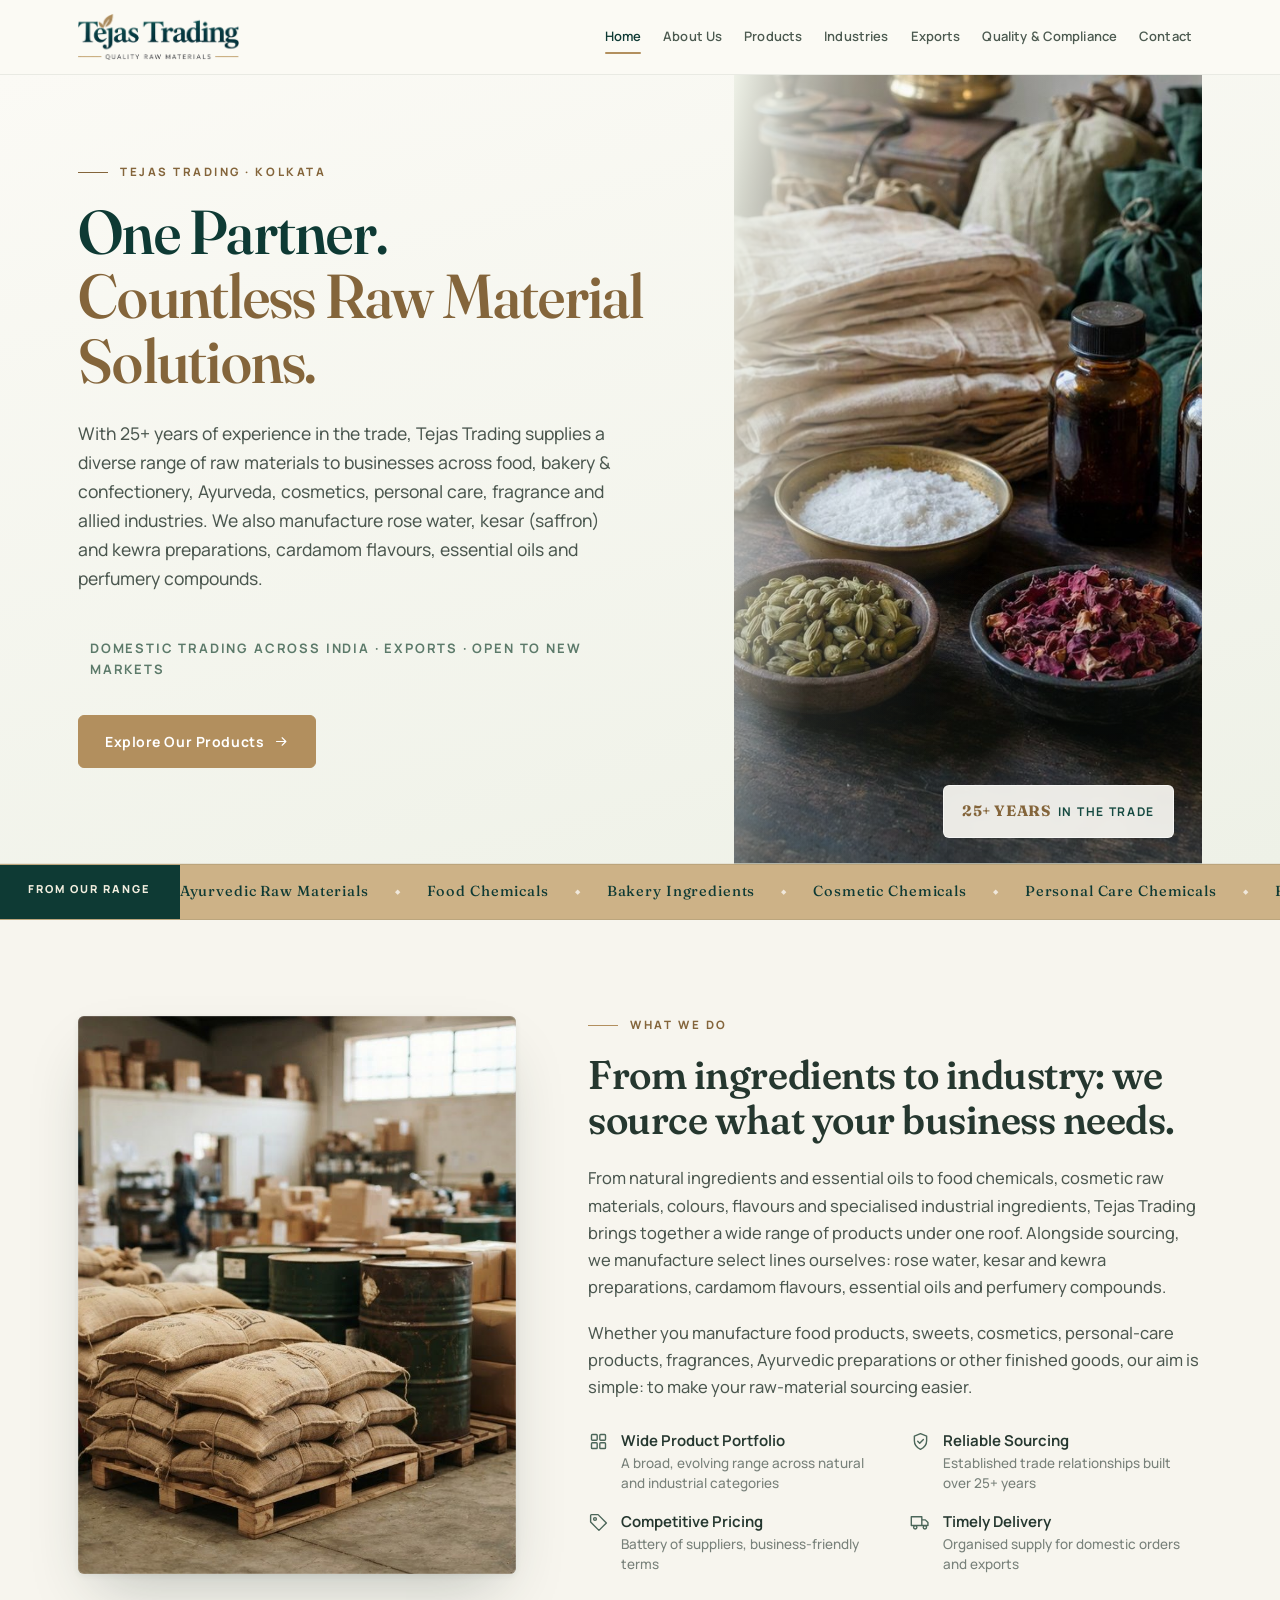
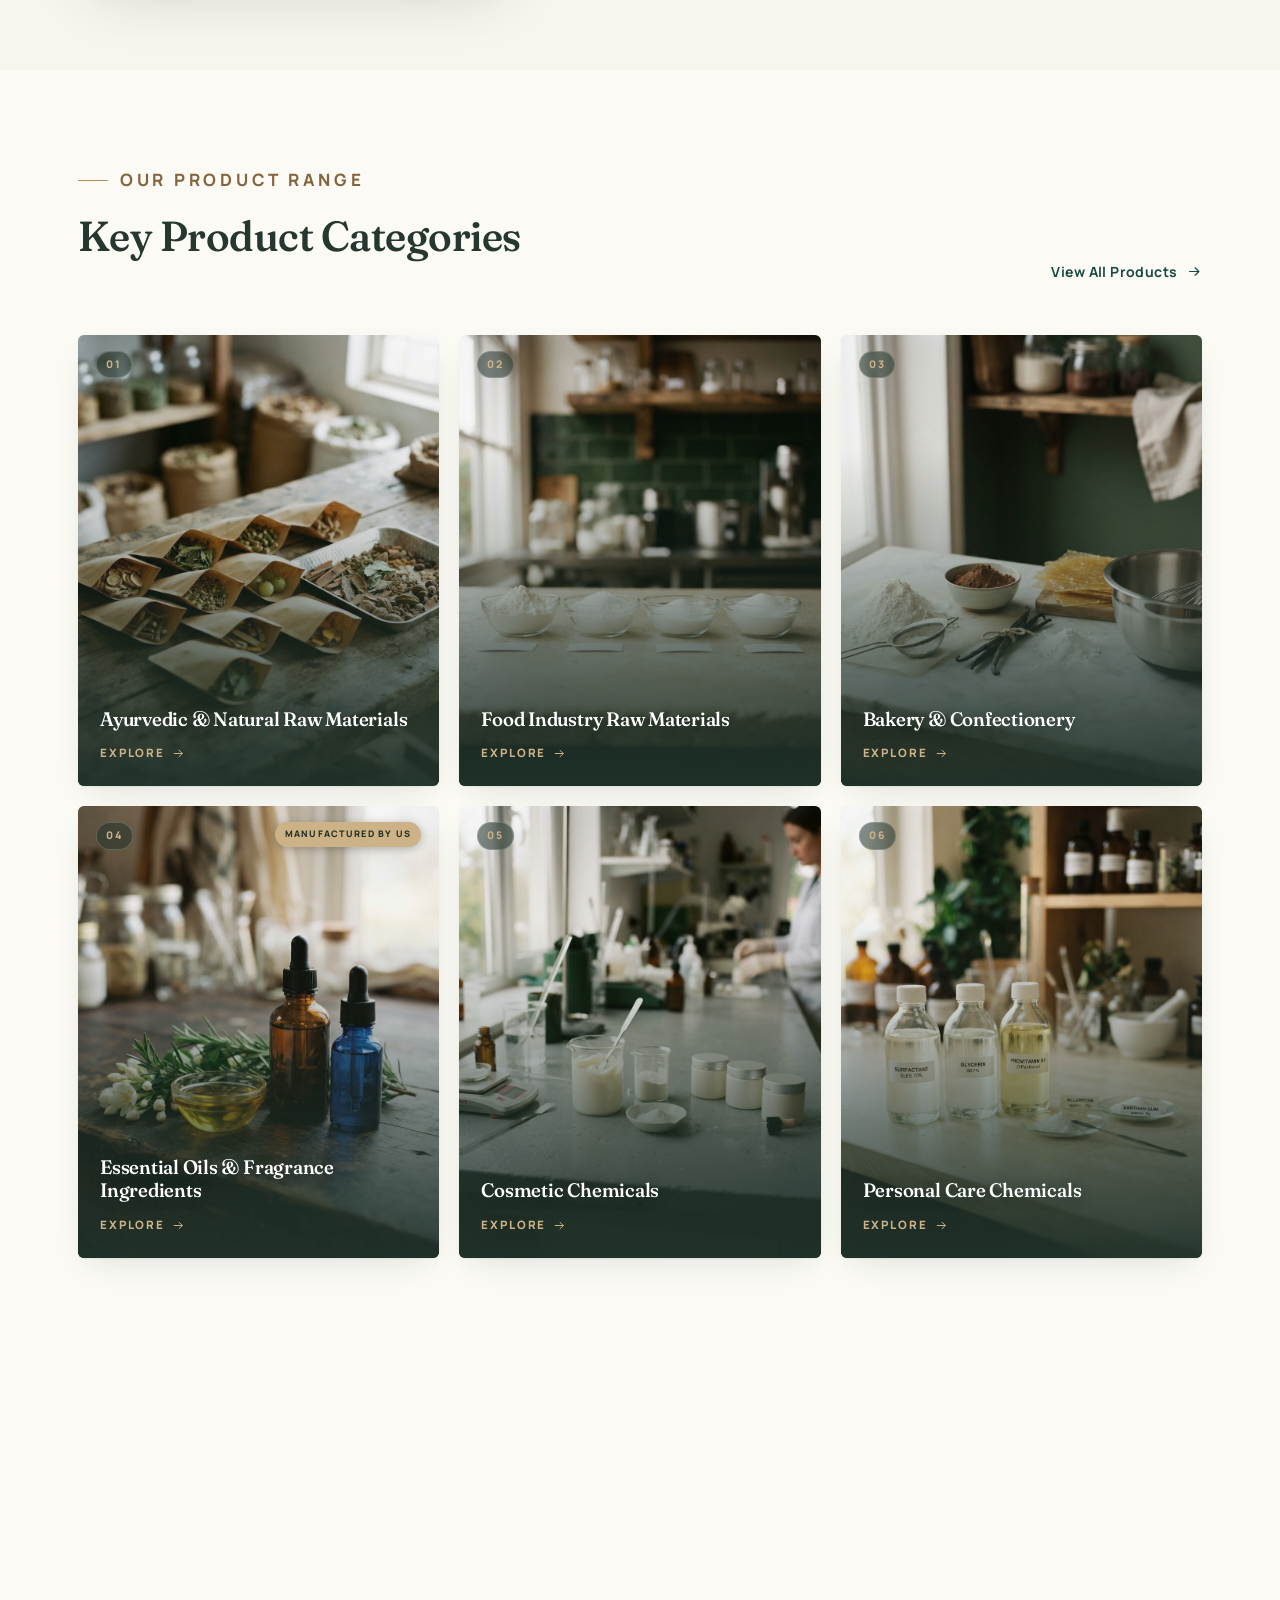
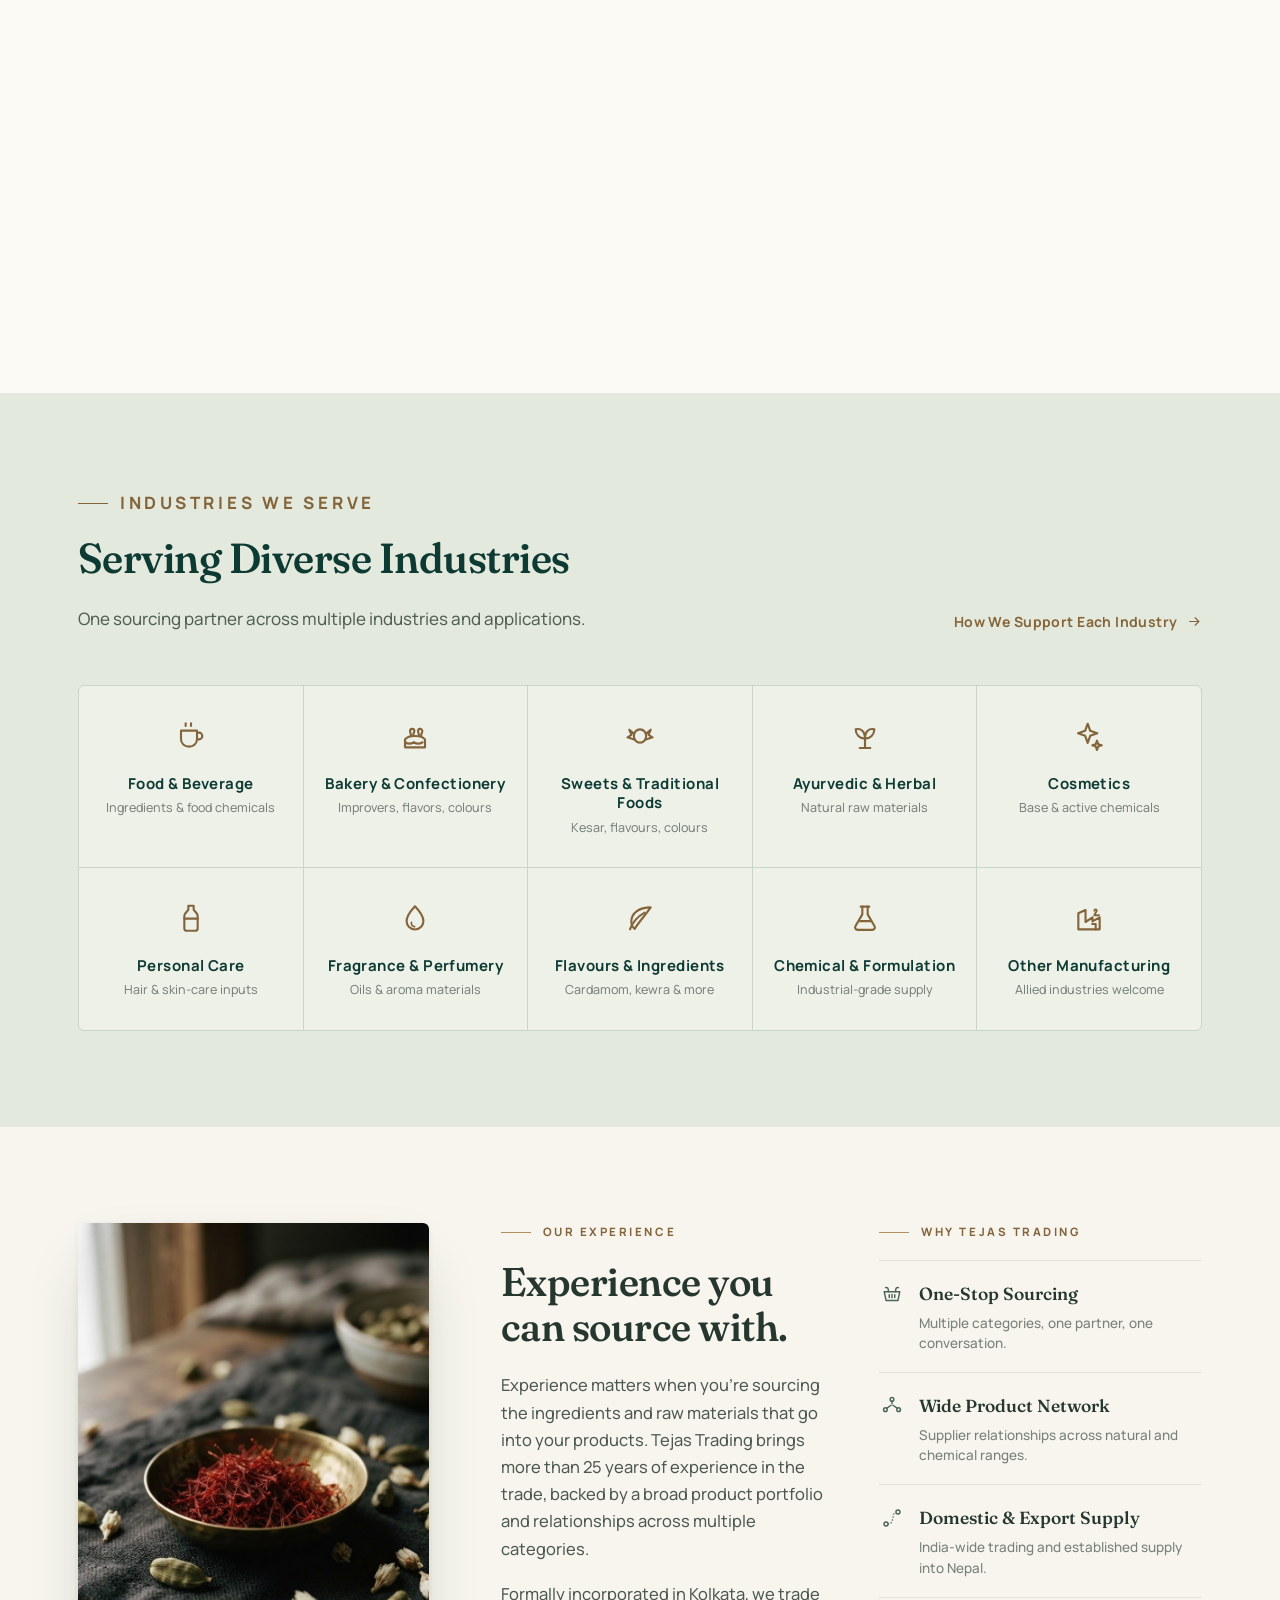
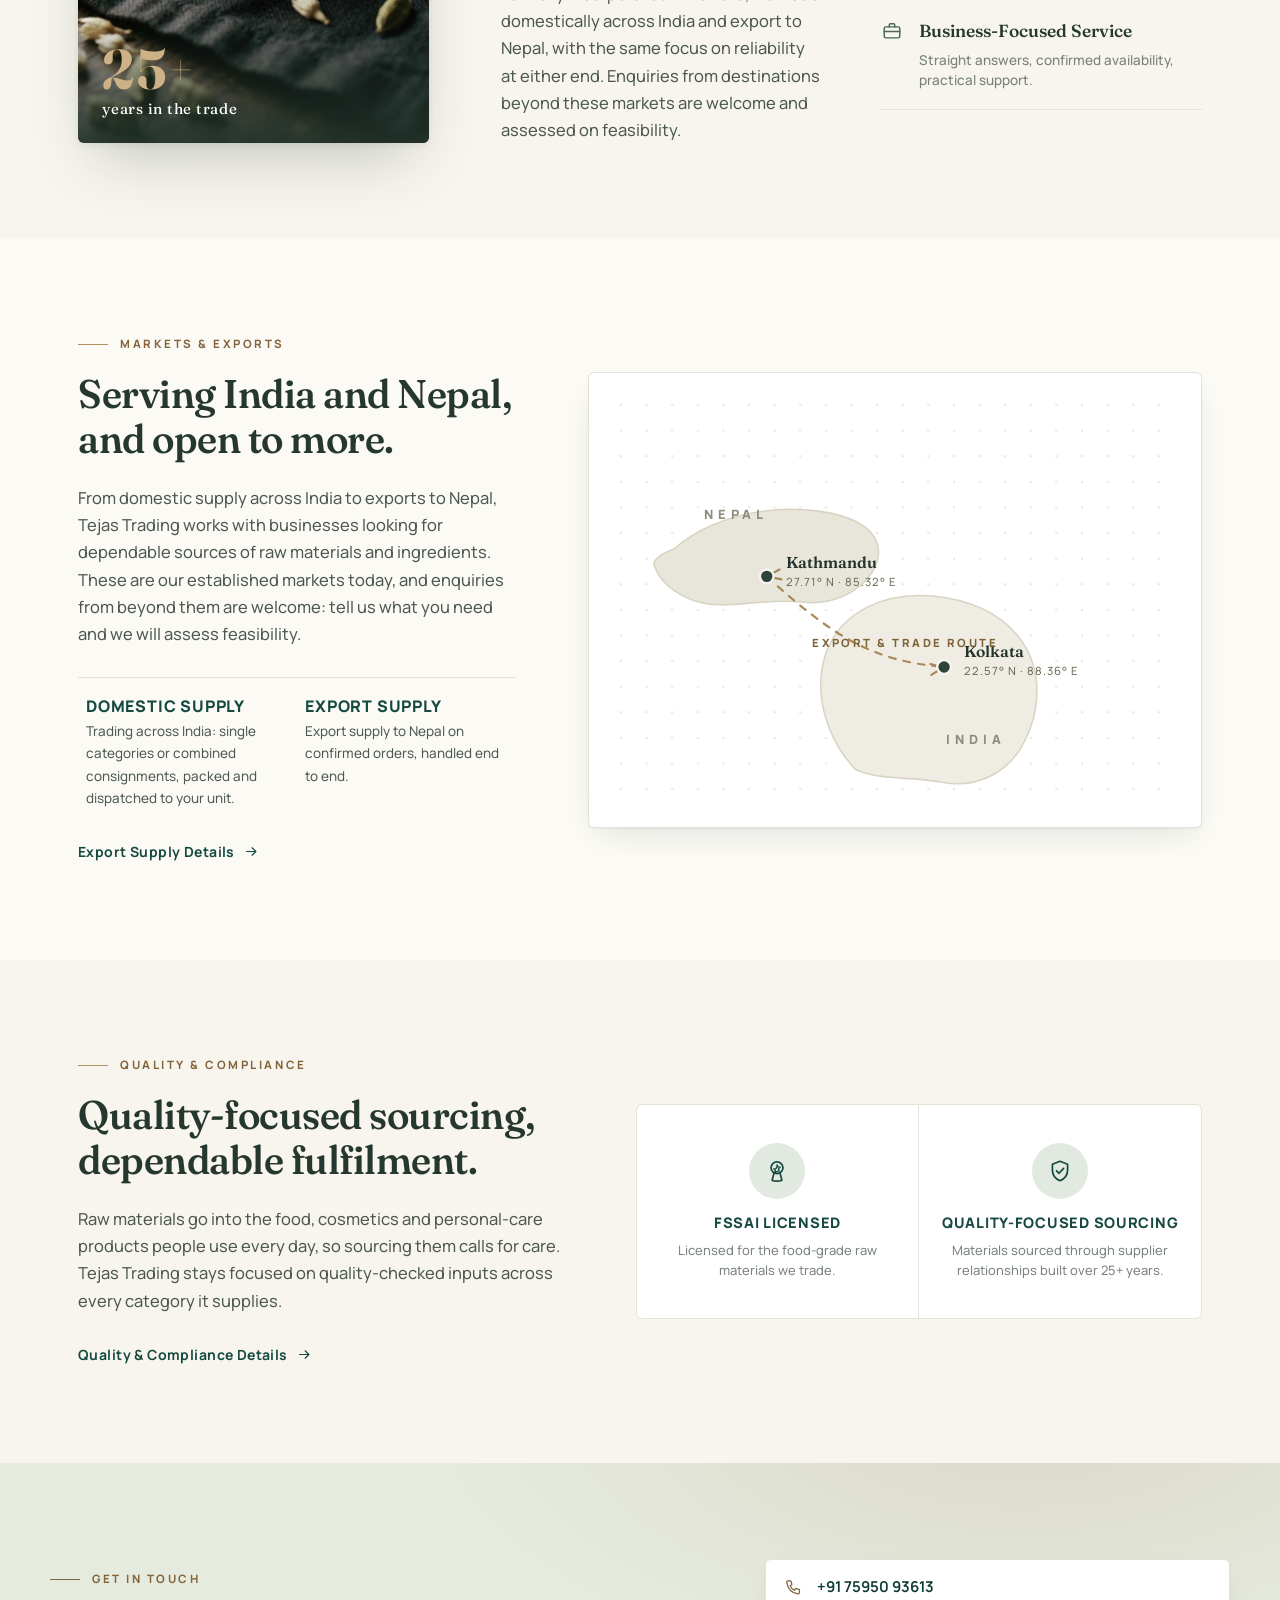
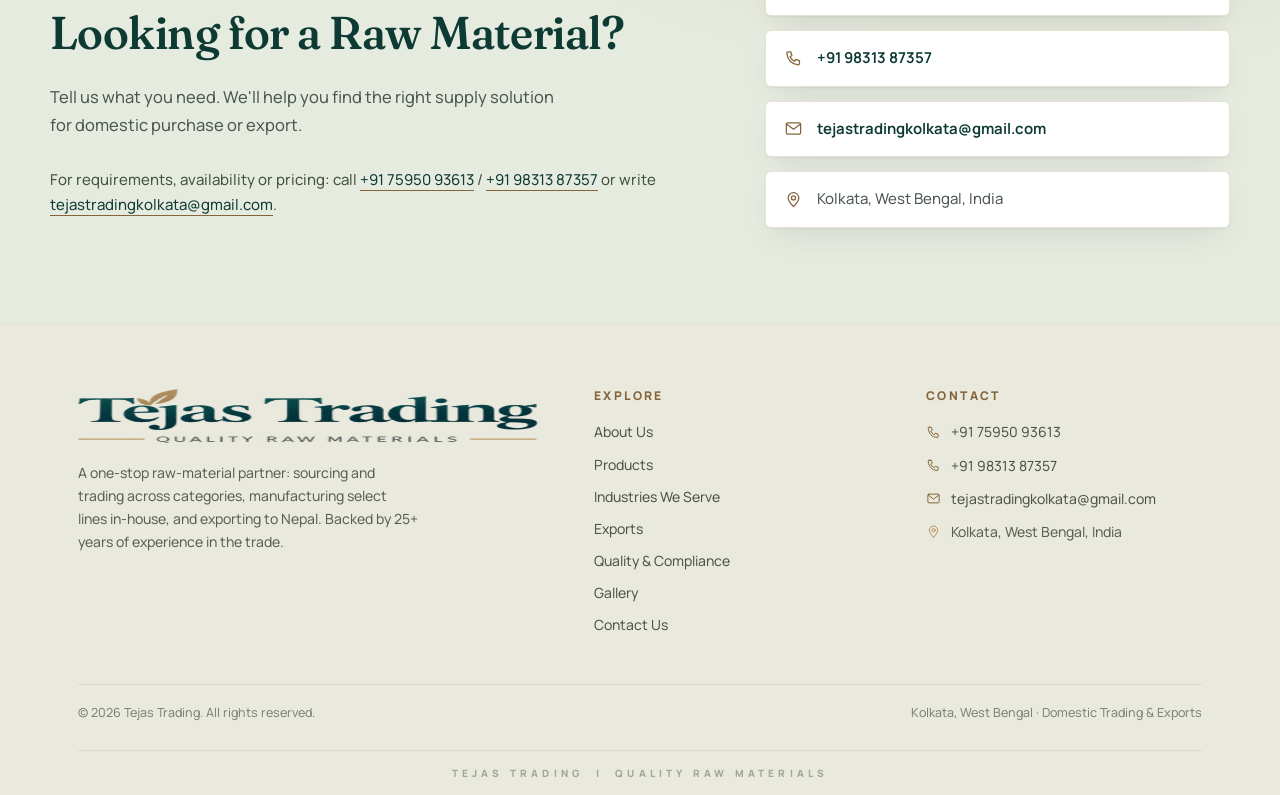
<file: index.html>
<!DOCTYPE html>
<html lang="en">
<head>
  <meta charset="UTF-8">
  <meta name="viewport" content="width=device-width, initial-scale=1.0">
  <title>Tejas Trading | One Partner. Countless Raw Material Solutions.</title>
  <meta name="description" content="Tejas Trading supplies and exports a wide range of raw materials: Ayurvedic, food, bakery, cosmetic, personal-care, fragrances, essential oils and colours, to industries across India and Nepal, with enquiries welcome from all markets. 25+ years in the trade.">
  <link rel="preconnect" href="https://fonts.googleapis.com">
  <link rel="preconnect" href="https://fonts.gstatic.com" crossorigin>
  <link href="https://fonts.googleapis.com/css2?family=Fraunces:opsz,wght@9..144,400;9..144,500;9..144,600;9..144,700&family=Manrope:wght@400;500;600;700;800&display=swap" rel="stylesheet">
  <link rel="stylesheet" href="assets/css/style.css">
  <link rel="icon" href="data:image/svg+xml,%3Csvg xmlns='http://www.w3.org/2000/svg' viewBox='0 0 32 32'%3E%3Crect width='32' height='32' rx='6' fill='%230E3A34'/%3E%3Ctext x='16' y='22' font-family='Georgia' font-size='16' fill='%23B28F5E' text-anchor='middle'%3ET%3C/text%3E%3C/svg%3E">
  <meta property="og:title" content="Tejas Trading | Raw Material Supply &amp; Export">
  <meta property="og:description" content="25+ years in the trade. One sourcing partner for Ayurvedic, food, bakery, cosmetic, personal-care, fragrance and industrial raw materials.">
  <meta property="og:type" content="website">
</head>
<body>
<a class="skip-link" href="#main">Skip to content</a>

<header class="site-header">
  <div class="wrap nav-bar">
    <a class="brand brand-logo" href="index.html" aria-label="Tejas Trading — home"><img src="assets/img/logo-sm.png" alt="Tejas Trading — Quality Raw Materials" width="296" height="90"></a>
    <button class="nav-toggle" aria-label="Menu" aria-expanded="false" aria-controls="nav-links"><span></span></button>
    <ul class="nav-links" id="nav-links">
      <li><a href="index.html" aria-current="page">Home</a></li>
      <li><a href="about.html">About Us</a></li>
      <li><a href="products.html">Products</a></li>
      <li><a href="industries.html">Industries</a></li>
      <li><a href="exports.html">Exports</a></li>
      <li><a href="quality.html">Quality &amp; Compliance</a></li>
      <li><a href="contact.html">Contact</a></li>
    </ul>
  </div>
</header>

<main id="main">

  <!-- HERO -->
  <section class="hero">
    <div class="wrap hero-grid">
      <div class="hero-copy">
        <p class="eyebrow eyebrow--light">Tejas Trading · Kolkata</p>
        <h1>One Partner.<span class="line2">Countless Raw Material Solutions.</span></h1>
        <p class="lede">With 25+ years of experience in the trade, Tejas Trading supplies a diverse range of raw materials to businesses across food, bakery &amp; confectionery, Ayurveda, cosmetics, personal care, fragrance and allied industries. We also manufacture rose water, kesar (saffron) and kewra preparations, cardamom flavours, essential oils and perfumery compounds.</p>
        <p class="hero-market">Domestic Trading Across India · Exports · Open to New Markets</p>
        <div class="hero-actions">
          <a class="btn btn-gold" href="products.html">Explore Our Products <svg><use href="assets/img/sprite.svg#i-arrow"/></svg></a>
                  </div>
      </div>
      <div class="hero-media">
        <img src="assets/img/hero.jpg" alt="Bowls of saffron, cardamom, dried botanicals and bottles of essential oil arranged on a trading house table" fetchpriority="high">
        <span class="hero-badge"><b>25+ Years</b> &nbsp;in the trade</span>
      </div>
    </div>
  </section>

  <!-- LEDGER TICKER -->
  <div class="ticker" aria-hidden="true">
    <div class="ticker-track">
      <span class="ticker-label">From Our Range</span>
      <div class="ticker-set">
        <span class="ticker-item">Ayurvedic Raw Materials</span><span class="ticker-item">Food Chemicals</span><span class="ticker-item">Bakery Ingredients</span><span class="ticker-item">Cosmetic Chemicals</span><span class="ticker-item">Personal Care Chemicals</span><span class="ticker-item">Fragrance Ingredients</span><span class="ticker-item">Essential Oils</span><span class="ticker-item">Food Colours &amp; Dyes</span><span class="ticker-item">Kesar / Saffron</span><span class="ticker-item">Kewra</span><span class="ticker-item">Rose Water</span><span class="ticker-item">Cardamom</span>
      </div>
      <div class="ticker-set">
        <span class="ticker-item">Ayurvedic Raw Materials</span><span class="ticker-item">Food Chemicals</span><span class="ticker-item">Bakery Ingredients</span><span class="ticker-item">Cosmetic Chemicals</span><span class="ticker-item">Personal Care Chemicals</span><span class="ticker-item">Fragrance Ingredients</span><span class="ticker-item">Essential Oils</span><span class="ticker-item">Food Colours &amp; Dyes</span><span class="ticker-item">Kesar / Saffron</span><span class="ticker-item">Kewra</span><span class="ticker-item">Rose Water</span><span class="ticker-item">Cardamom</span>
      </div>
    </div>
  </div>

  <!-- WHAT WE DO -->
  <section class="section bg-ivory">
    <div class="wrap split">
      <div class="split-media reveal">
        <img src="assets/img/warehouse.jpg" alt="Jute sacks, drums and cartons of raw materials stacked on pallets in a trading warehouse" loading="lazy">
      </div>
      <div class="reveal">
        <p class="eyebrow">What We Do</p>
        <h2 class="section-title">From ingredients to industry: we source what your business needs.</h2>
        <p>From natural ingredients and essential oils to food chemicals, cosmetic raw materials, colours, flavours and specialised industrial ingredients, Tejas Trading brings together a wide range of products under one roof. Alongside sourcing, we manufacture select lines ourselves: rose water, kesar and kewra preparations, cardamom flavours, essential oils and perfumery compounds.</p>
        <p>Whether you manufacture food products, sweets, cosmetics, personal-care products, fragrances, Ayurvedic preparations or other finished goods, our aim is simple: to make your raw-material sourcing easier.</p>
        <ul class="feature-list">
          <li><svg><use href="assets/img/sprite.svg#i-grid"/></svg><span>Wide Product Portfolio<small>A broad, evolving range across natural and industrial categories</small></span></li>
          <li><svg><use href="assets/img/sprite.svg#i-shield"/></svg><span>Reliable Sourcing<small>Established trade relationships built over 25+ years</small></span></li>
          <li><svg><use href="assets/img/sprite.svg#i-tag"/></svg><span>Competitive Pricing<small>Battery of suppliers, business-friendly terms</small></span></li>
          <li><svg><use href="assets/img/sprite.svg#i-truck"/></svg><span>Timely Delivery<small>Organised supply for domestic orders and exports</small></span></li>
        </ul>
      </div>
    </div>
  </section>

  <!-- CATEGORIES -->
  <section class="section bg-paper">
    <div class="wrap">
      <div class="section-head section-head--split">
        <div>
          <p class="eyebrow">Our Product Range</p>
          <h2>Key Product Categories</h2>
        </div>
        <a class="link-arrow" href="products.html">View All Products <svg><use href="assets/img/sprite.svg#i-arrow"/></svg></a>
      </div>
      <div class="cat-grid">
        <a class="cat-card reveal" href="products.html#ayurvedic">
          <img src="assets/img/ayurveda.jpg" alt="Dried Ayurvedic herbs, bark and roots in paper packets" loading="lazy">
          <span class="cat-num">01</span>
          <div class="cat-body"><h3>Ayurvedic &amp; Natural Raw Materials</h3><p>Herbs, roots, bark-based and botanical inputs for Ayurvedic and herbal product makers.</p><span class="cat-go">Explore <svg><use href="assets/img/sprite.svg#i-arrow"/></svg></span></div>
        </a>
        <a class="cat-card reveal" href="products.html#food">
          <img src="assets/img/food.jpg" alt="White food-grade powders and crystals in glass bowls" loading="lazy">
          <span class="cat-num">02</span>
          <div class="cat-body"><h3>Food Industry Raw Materials</h3><p>Food chemicals and ingredients for processing and manufacturing units.</p><span class="cat-go">Explore <svg><use href="assets/img/sprite.svg#i-arrow"/></svg></span></div>
        </a>
        <a class="cat-card reveal" href="products.html#bakery">
          <img src="assets/img/bakery.jpg" alt="Baking ingredients such as flour, cocoa and vanilla" loading="lazy">
          <span class="cat-num">03</span>
          <div class="cat-body"><h3>Bakery &amp; Confectionery</h3><p>Ingredients and chemicals for bakeries, confectioners and sweet manufacturers.</p><span class="cat-go">Explore <svg><use href="assets/img/sprite.svg#i-arrow"/></svg></span></div>
        </a>
        <a class="cat-card reveal" href="products.html#oils">
          <img src="assets/img/oils.jpg" alt="Amber bottles of essential oil beside herbs" loading="lazy">
          <span class="cat-num">04</span>
          <span class="cat-made">Manufactured by us</span>
          <div class="cat-body"><h3>Essential Oils &amp; Fragrance Ingredients</h3><p>Essential oils and perfumery compounds manufactured by us, with fragrance ingredients sourced through our network.</p><span class="cat-go">Explore <svg><use href="assets/img/sprite.svg#i-arrow"/></svg></span></div>
        </a>
        <a class="cat-card reveal" href="products.html#cosmetic">
          <img src="assets/img/cosmetic.jpg" alt="Beakers and jars of cosmetic raw materials on a workbench" loading="lazy">
          <span class="cat-num">05</span>
          <div class="cat-body"><h3>Cosmetic Chemicals</h3><p>Base chemicals and actives for cosmetic and skincare formulation.</p><span class="cat-go">Explore <svg><use href="assets/img/sprite.svg#i-arrow"/></svg></span></div>
        </a>
        <a class="cat-card reveal" href="products.html#personal-care">
          <img src="assets/img/personalcare.jpg" alt="Bottles of clear liquids and powders for personal-care products" loading="lazy">
          <span class="cat-num">06</span>
          <div class="cat-body"><h3>Personal Care Chemicals</h3><p>Ingredients for haircare, skincare and daily-care product manufacturing.</p><span class="cat-go">Explore <svg><use href="assets/img/sprite.svg#i-arrow"/></svg></span></div>
        </a>
        <a class="cat-card reveal" href="products.html#rose">
          <img src="assets/img/rose.jpg" alt="Rose petals with a copper distillation still and bottled rose water" loading="lazy">
          <span class="cat-num">07</span>
          <span class="cat-made">Manufactured by us</span>
          <div class="cat-body"><h3>Rose Water &amp; Natural Ingredients</h3><p>Our own distilled rose water, alongside natural inputs drawn from flowers and botanicals.</p><span class="cat-go">Explore <svg><use href="assets/img/sprite.svg#i-arrow"/></svg></span></div>
        </a>
        <a class="cat-card reveal" href="products.html#saffron">
          <img src="assets/img/saffron.jpg" alt="Saffron threads in a brass dish with cardamom pods" loading="lazy">
          <span class="cat-num">08</span>
          <span class="cat-made">Manufactured by us</span>
          <div class="cat-body"><h3>Kesar / Saffron &amp; Natural Flavours</h3><p>Kesar, kewra and cardamom preparations manufactured by us for foods, sweets and beverages.</p><span class="cat-go">Explore <svg><use href="assets/img/sprite.svg#i-arrow"/></svg></span></div>
        </a>
        <a class="cat-card reveal" href="products.html#colours">
          <img src="assets/img/colors.jpg" alt="Jars of colourful food dye powders on a shelf" loading="lazy">
          <span class="cat-num">09</span>
          <div class="cat-body"><h3>Food Colours &amp; Dyes</h3><p>Colour and dye inputs for food, confectionery and allied applications.</p><span class="cat-go">Explore <svg><use href="assets/img/sprite.svg#i-arrow"/></svg></span></div>
        </a>
      </div>
      <div class="need-banner reveal">
        <p><strong>Looking for something specific?</strong> Our range goes beyond the categories shown here; this is not a complete catalogue. Tell us what you need and we'll help you source it.</p>
        <span class="need-contact">Call <a href="tel:+917595093613">+91 75950 93613</a> / <a href="tel:+919831387357">+91 98313 87357</a><br>or write <a href="mailto:tejastradingkolkata@gmail.com">tejastradingkolkata@gmail.com</a></span>
      </div>
    </div>
  </section>

  <!-- INDUSTRIES -->
  <section class="section bg-green">
    <div class="wrap">
      <div class="section-head section-head--split">
        <div>
          <p class="eyebrow eyebrow--light">Industries We Serve</p>
          <h2>Serving Diverse Industries</h2>
          <p style="color:#52604F">One sourcing partner across multiple industries and applications.</p>
        </div>
        <a class="link-arrow" style="color:var(--saffron-deep)" href="industries.html">How We Support Each Industry <svg><use href="assets/img/sprite.svg#i-arrow"/></svg></a>
      </div>
      <div class="ind-grid reveal">
        <div class="ind-cell"><svg><use href="assets/img/sprite.svg#i-cup"/></svg><h3>Food &amp; Beverage</h3><p>Ingredients &amp; food chemicals</p></div>
        <div class="ind-cell"><svg><use href="assets/img/sprite.svg#i-cake"/></svg><h3>Bakery &amp; Confectionery</h3><p>Improvers, flavors, colours</p></div>
        <div class="ind-cell"><svg><use href="assets/img/sprite.svg#i-sweets"/></svg><h3>Sweets &amp; Traditional Foods</h3><p>Kesar, flavours, colours</p></div>
        <div class="ind-cell"><svg><use href="assets/img/sprite.svg#i-plant"/></svg><h3>Ayurvedic &amp; Herbal</h3><p>Natural raw materials</p></div>
        <div class="ind-cell"><svg><use href="assets/img/sprite.svg#i-sparkle"/></svg><h3>Cosmetics</h3><p>Base &amp; active chemicals</p></div>
        <div class="ind-cell"><svg><use href="assets/img/sprite.svg#i-bottle"/></svg><h3>Personal Care</h3><p>Hair &amp; skin-care inputs</p></div>
        <div class="ind-cell"><svg><use href="assets/img/sprite.svg#i-droplet"/></svg><h3>Fragrance &amp; Perfumery</h3><p>Oils &amp; aroma materials</p></div>
        <div class="ind-cell"><svg><use href="assets/img/sprite.svg#i-leaf"/></svg><h3>Flavours &amp; Ingredients</h3><p>Cardamom, kewra &amp; more</p></div>
        <div class="ind-cell"><svg><use href="assets/img/sprite.svg#i-flask"/></svg><h3>Chemical &amp; Formulation</h3><p>Industrial-grade supply</p></div>
        <div class="ind-cell"><svg><use href="assets/img/sprite.svg#i-factory"/></svg><h3>Other Manufacturing</h3><p>Allied industries welcome</p></div>
      </div>
    </div>
  </section>

  <!-- EXPERIENCE + WHY -->
  <section class="section bg-ivory">
    <div class="wrap exp-band">
      <div class="exp-fig reveal">
        <img src="assets/img/saffron.jpg" alt="Saffron threads and cardamom pods displayed in a brass dish" loading="lazy">
        <div class="exp-years"><b>25+</b> years in the trade</div>
      </div>
      <div class="exp-cols">
        <div class="reveal">
          <p class="eyebrow">Our Experience</p>
          <h2 class="section-title">Experience you can source with.</h2>
          <p>Experience matters when you're sourcing the ingredients and raw materials that go into your products. Tejas Trading brings more than 25 years of experience in the trade, backed by a broad product portfolio and relationships across multiple categories.</p>
          <p>Formally incorporated in Kolkata, we trade domestically across India and export to Nepal, with the same focus on reliability at either end. Enquiries from destinations beyond these markets are welcome and assessed on feasibility.</p>
        </div>
        <div class="reveal">
          <p class="eyebrow">Why Tejas Trading</p>
          <ul class="why-list">
            <li><svg><use href="assets/img/sprite.svg#i-basket"/></svg><span>One-Stop Sourcing<small>Multiple categories, one partner, one conversation.</small></span></li>
            <li><svg><use href="assets/img/sprite.svg#i-network"/></svg><span>Wide Product Network<small>Supplier relationships across natural and chemical ranges.</small></span></li>
            <li><svg><use href="assets/img/sprite.svg#i-route"/></svg><span>Domestic &amp; Export Supply<small>India-wide trading and established supply into Nepal.</small></span></li>
            <li><svg><use href="assets/img/sprite.svg#i-briefcase"/></svg><span>Business-Focused Service<small>Straight answers, confirmed availability, practical support.</small></span></li>
          </ul>
        </div>
      </div>
    </div>
  </section>

  <!-- EXPORTS / MARKETS -->
  <section class="section bg-paper">
    <div class="wrap split">
      <div class="reveal">
        <p class="eyebrow">Markets &amp; Exports</p>
        <h2 class="section-title">Serving India and Nepal, and open to more.</h2>
        <p>From domestic supply across India to exports to Nepal, Tejas Trading works with businesses looking for dependable sources of raw materials and ingredients. These are our established markets today, and enquiries from beyond them are welcome: tell us what you need and we will assess feasibility.</p>
        <ul class="supply-links">
          <li>
            <h3>Domestic Supply</h3>
            <p>Trading across India: single categories or combined consignments, packed and dispatched to your unit.</p>
          </li>
          <li>
            <h3>Export Supply</h3>
            <p>Export supply to Nepal on confirmed orders, handled end to end.</p>
          </li>
        </ul>
        <p style="margin-top:28px"><a class="link-arrow" href="exports.html">Export Supply Details <svg><use href="assets/img/sprite.svg#i-arrow"/></svg></a></p>
      </div>
      <div class="map-card reveal">
        <svg class="route-map" viewBox="0 0 560 400" role="img" aria-label="Stylised diagram of trade routes between Kolkata, India and Kathmandu, Nepal">
          <defs>
            <pattern id="dots" width="26" height="26" patternUnits="userSpaceOnUse">
              <circle cx="2" cy="2" r="1.3" fill="#DAD5C6"/>
            </pattern>
          </defs>
          <rect x="0" y="0" width="560" height="400" fill="url(#dots)" opacity=".55"/>
          <!-- India plate -->
          <path d="M240 372c-28-30-44-76-30-118 16-44 62-62 108-58 32 3 66 14 88 42 26 33 22 78 2 112-14 24-44 42-80 35-32-6-64-2-88-13z" fill="#EFEDE3" stroke="#D8D4C4" stroke-width="1.6"/>
          <text x="332" y="346" font-family="Manrope,sans-serif" font-size="13" font-weight="800" letter-spacing="5" fill="#8E8B7C">INDIA</text>
          <!-- Nepal plate -->
          <path d="M56 148c34-30 92-46 148-38 28 4 52 14 58 32 6 20-8 42-34 54-14 6-28 8-42 6-38-4-68 6-96 2-26-4-46-20-52-34-6-8-2-14 18-22z" fill="#E8E6DA" stroke="#D8D4C4" stroke-width="1.6"/>
          <text x="86" y="118" font-family="Manrope,sans-serif" font-size="13" font-weight="800" letter-spacing="5" fill="#8E8B7C">NEPAL</text>
          <!-- route -->
          <path d="M150 176 C 220 240, 260 262, 330 268" fill="none" stroke="#A9885A" stroke-width="2.2" stroke-dasharray="7 8" stroke-linecap="round"/>
          <path d="M330 268l-14-3m14 3l-13 8" stroke="#A9885A" stroke-width="2.2" fill="none" stroke-linecap="round"/>
          <path d="M150 176l13-7m-13 7l15 3" stroke="#A9885A" stroke-width="2.2" fill="none" stroke-linecap="round"/>
          <!-- nodes -->
          <circle cx="150" cy="176" r="7" fill="#2E433A" stroke="#F6F4ED" stroke-width="2.5"/>
          <circle cx="330" cy="268" r="7" fill="#2E433A" stroke="#F6F4ED" stroke-width="2.5"/>
          <text x="170" y="168" font-family="Fraunces,serif" font-size="16" fill="#26322D" font-weight="600">Kathmandu</text>
          <text x="170" y="186" font-family="Manrope,sans-serif" font-size="11.5" fill="#6B6A55" letter-spacing="1">27.71° N · 85.32° E</text>
          <text x="350" y="258" font-family="Fraunces,serif" font-size="16" fill="#26322D" font-weight="600">Kolkata</text>
          <text x="350" y="276" font-family="Manrope,sans-serif" font-size="11.5" fill="#6B6A55" letter-spacing="1">22.57° N · 88.36° E</text>
          <!-- route label -->
          <text x="196" y="248" font-family="Manrope,sans-serif" font-size="11.5" font-weight="800" letter-spacing="2.5" fill="#7E6339">EXPORT &amp; TRADE ROUTE</text>
        </svg>
      </div>
    </div>
  </section>

  <!-- QUALITY -->
  <section class="section bg-ivory">
    <div class="wrap">
      <div class="split" style="grid-template-columns:6fr 7fr">
        <div class="reveal">
          <p class="eyebrow">Quality &amp; Compliance</p>
          <h2 class="section-title">Quality-focused sourcing, dependable fulfilment.</h2>
          <p>Raw materials go into the food, cosmetics and personal-care products people use every day, so sourcing them calls for care. Tejas Trading stays focused on quality-checked inputs across every category it supplies.</p>
          <p style="margin-top:26px"><a class="link-arrow" href="quality.html">Quality &amp; Compliance Details <svg><use href="assets/img/sprite.svg#i-arrow"/></svg></a></p>
        </div>
        <div class="qual-grid reveal">
          <div class="qual-cell"><div class="medal"><svg><use href="assets/img/sprite.svg#i-medal"/></svg></div><h3>FSSAI Licensed</h3><p>Licensed for the food-grade raw materials we trade.</p></div>
          <div class="qual-cell"><div class="medal"><svg><use href="assets/img/sprite.svg#i-shield"/></svg></div><h3>Quality-Focused Sourcing</h3><p>Materials sourced through supplier relationships built over 25+ years.</p></div>
        </div>
      </div>
    </div>
  </section>

  <!-- GET IN TOUCH -->
  <section class="cta-band">
    <div class="wrap cta-inner">
      <div class="reveal">
        <p class="eyebrow eyebrow--light">Get In Touch</p>
        <h2>Looking for a Raw Material?</h2>
        <p class="lede">Tell us what you need. We'll help you find the right supply solution for domestic purchase or export.</p>
        <p style="margin-top:30px;font-size:15px;color:#43513F">For requirements, availability or pricing: call <a style="color:var(--green-950);border-bottom:1px solid var(--saffron-deep)" href="tel:+917595093613">+91 75950 93613</a> / <a style="color:var(--green-950);border-bottom:1px solid var(--saffron-deep)" href="tel:+919831387357">+91 98313 87357</a> or write <a style="color:var(--green-950);border-bottom:1px solid var(--saffron-deep)" href="mailto:tejastradingkolkata@gmail.com">tejastradingkolkata@gmail.com</a>.</p>
      </div>
      <ul class="cta-list reveal">
        <li><svg><use href="assets/img/sprite.svg#i-phone"/></svg><a href="tel:+917595093613">+91 75950 93613</a></li>
        <li><svg><use href="assets/img/sprite.svg#i-phone"/></svg><a href="tel:+919831387357">+91 98313 87357</a></li>
        <li><svg><use href="assets/img/sprite.svg#i-mail"/></svg><a href="mailto:tejastradingkolkata@gmail.com">tejastradingkolkata@gmail.com</a></li>
        <li><svg><use href="assets/img/sprite.svg#i-pin"/></svg>Kolkata, West Bengal, India</li>
      </ul>
    </div>
  </section>

</main>

<footer class="site-footer">
  <div class="wrap">
    <div class="footer-grid">
      <div class="footer-brand">
        <a class="brand brand-logo" href="index.html"><img src="assets/img/logo-sm.png" alt="Tejas Trading — Quality Raw Materials" width="296" height="90"></a>
        <p style="margin-top:18px;max-width:340px">A one-stop raw-material partner: sourcing and trading across categories, manufacturing select lines in-house, and exporting to Nepal. Backed by 25+ years of experience in the trade.</p>
      </div>
      <div>
        <h3>Explore</h3>
        <ul class="footer-links">
          <li><a href="about.html">About Us</a></li>
          <li><a href="products.html">Products</a></li>
          <li><a href="industries.html">Industries We Serve</a></li>
          <li><a href="exports.html">Exports</a></li>
          <li><a href="quality.html">Quality &amp; Compliance</a></li>
          <li><a href="gallery.html">Gallery</a></li>
          <li><a href="contact.html">Contact Us</a></li>
        </ul>
      </div>
      <div>
        <h3>Contact</h3>
        <address class="footer-contact">
          <a href="tel:+917595093613"><svg><use href="assets/img/sprite.svg#i-phone"/></svg>+91 75950 93613</a>
          <a href="tel:+919831387357"><svg><use href="assets/img/sprite.svg#i-phone"/></svg>+91 98313 87357</a>
          <a href="mailto:tejastradingkolkata@gmail.com"><svg><use href="assets/img/sprite.svg#i-mail"/></svg>tejastradingkolkata@gmail.com</a>
          <span style="display:flex;gap:10px;align-items:center"><svg style="width:15px;height:15px;color:var(--saffron);flex:none"><use href="assets/img/sprite.svg#i-pin"/></svg>Kolkata, West Bengal, India</span>
        </address>
      </div>
    </div>
    <div class="footer-base">
      <span>© <span id="year">2026</span> Tejas Trading. All rights reserved.</span>
      <span>Kolkata, West Bengal · Domestic Trading &amp; Exports</span>
    </div>
    <div class="footer-motto">Tejas Trading&nbsp;&nbsp;|&nbsp;&nbsp;Quality Raw Materials</div>
  </div>
</footer>
<script src="assets/js/main.js"></script>
</body>
</html>
</file>
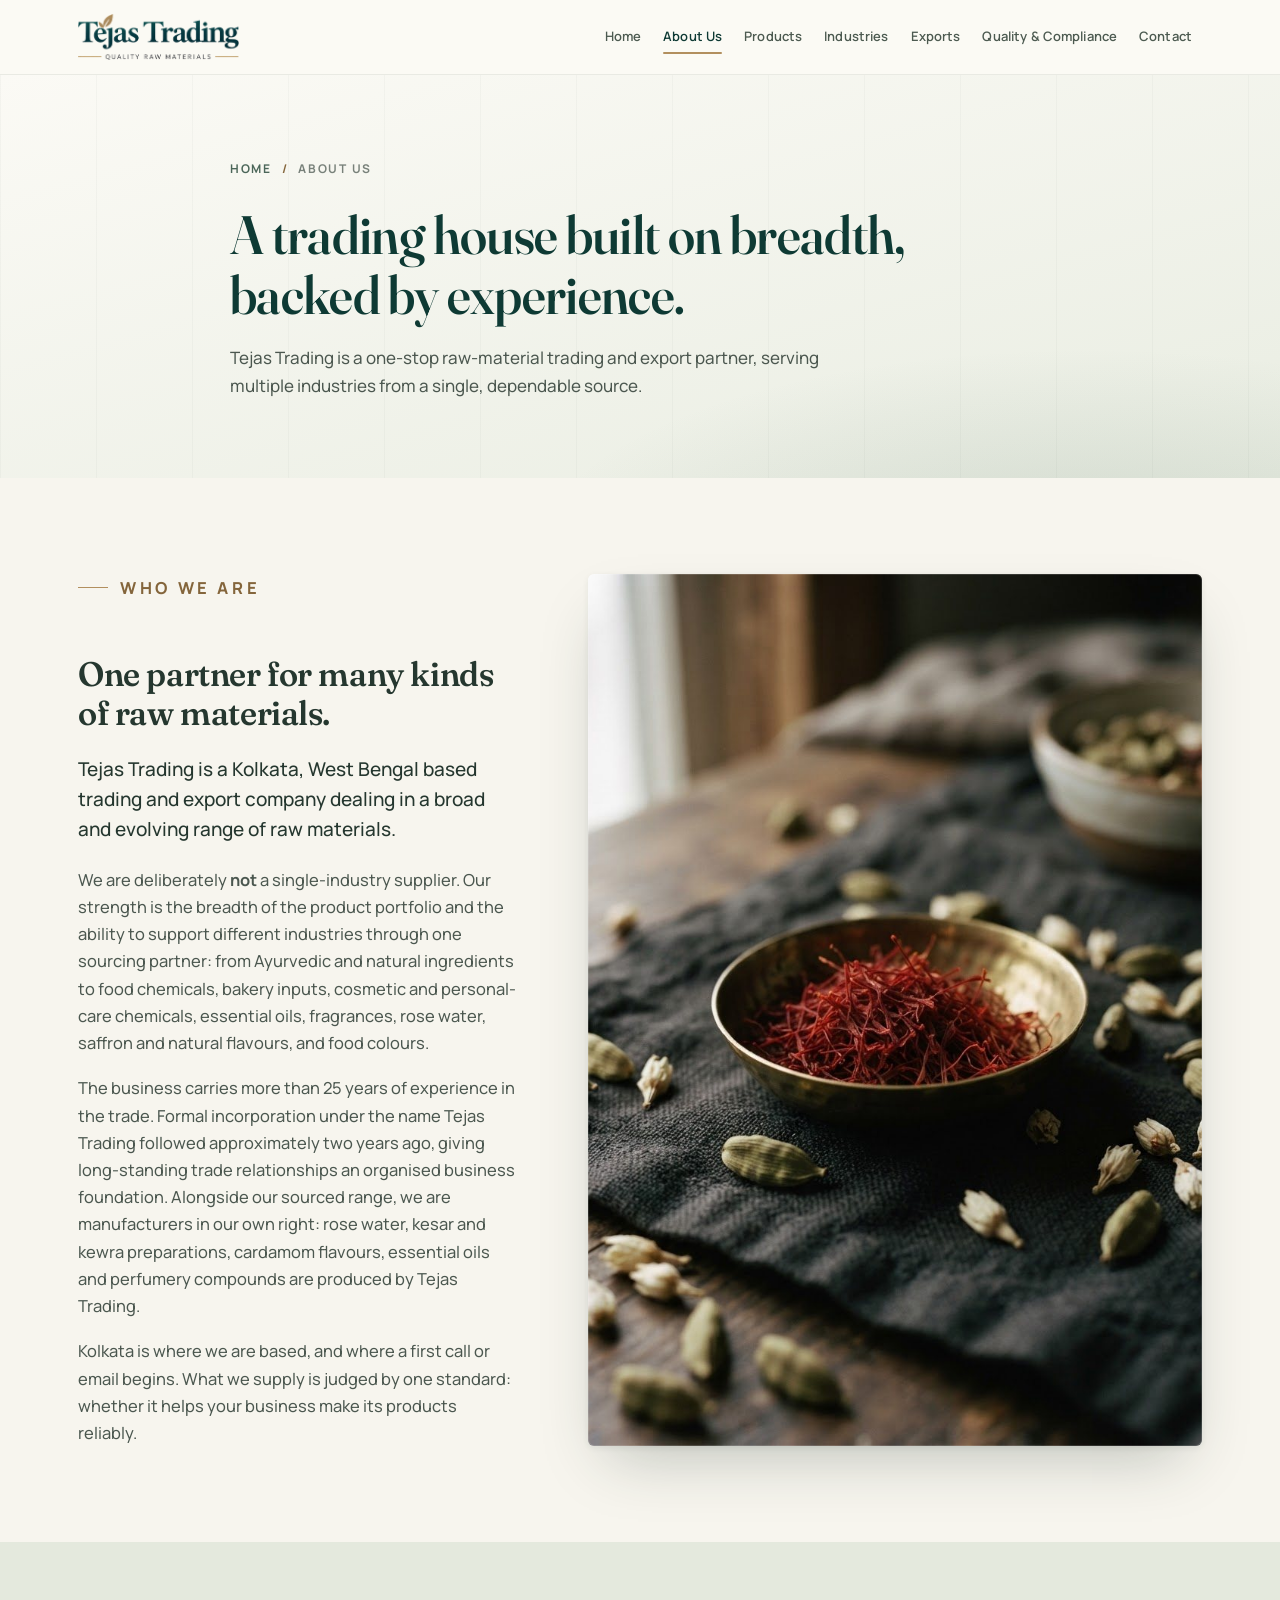
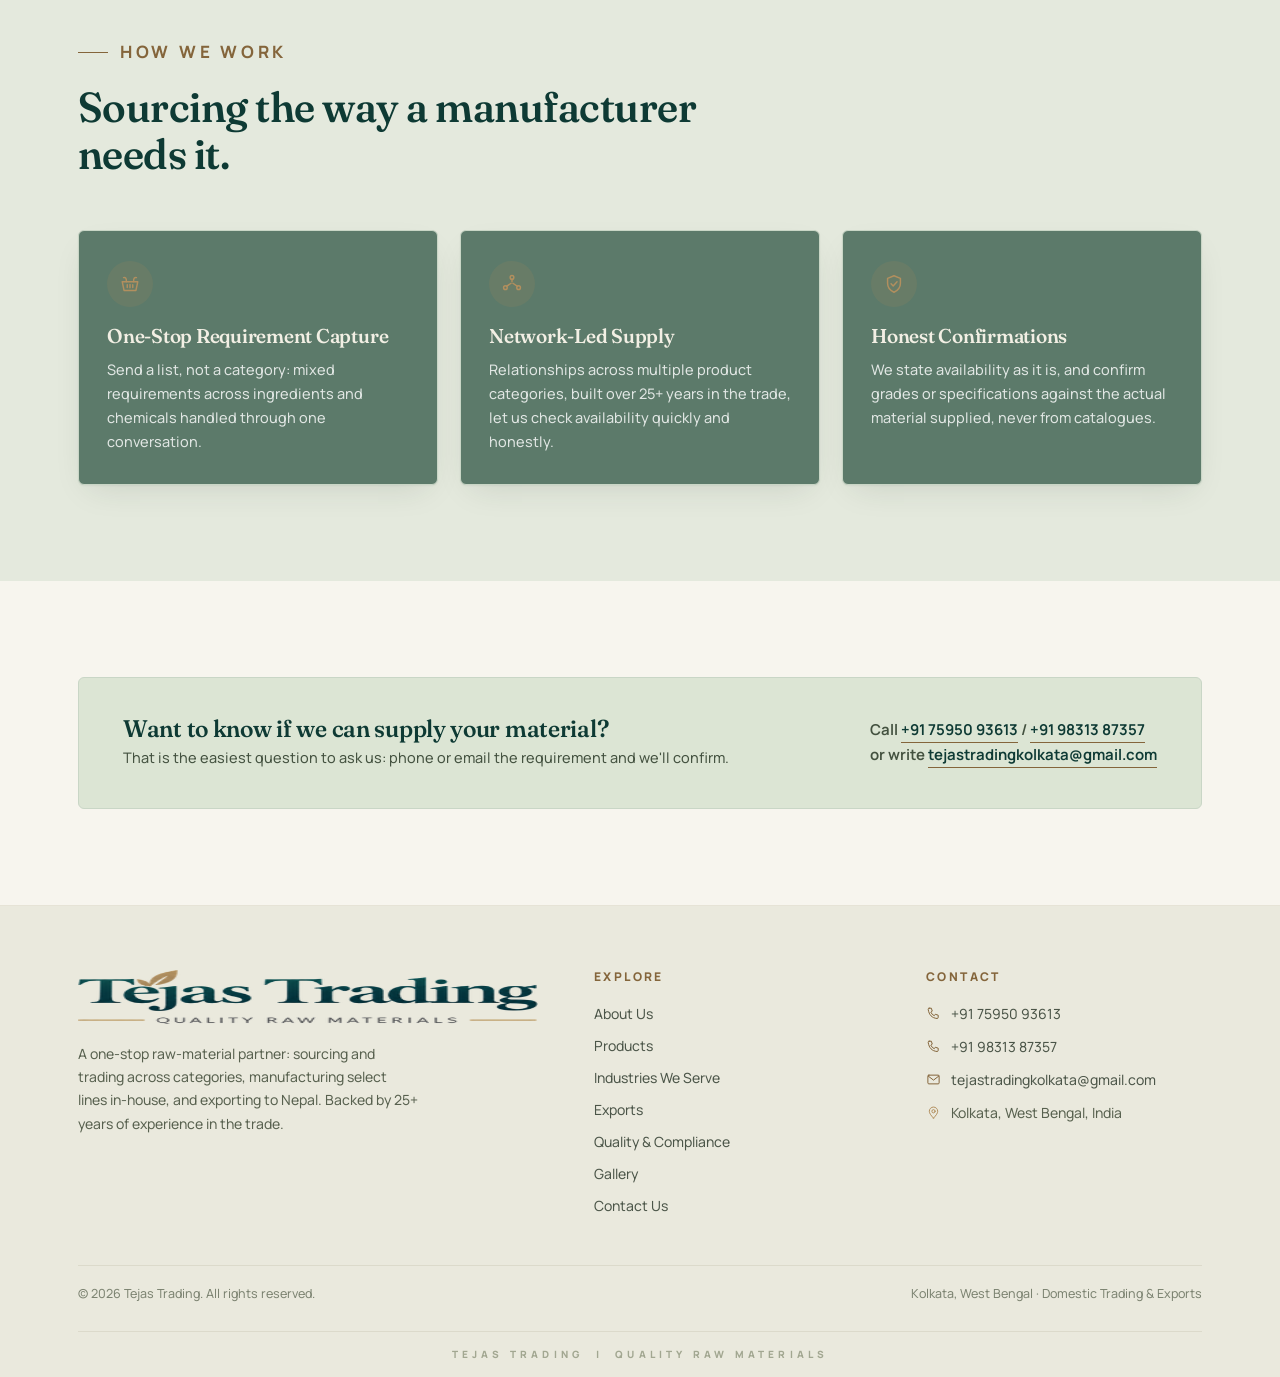
<file: about.html>
<!DOCTYPE html>
<html lang="en">
<head>
  <meta charset="UTF-8">
  <meta name="viewport" content="width=device-width, initial-scale=1.0">
  <title>About Us | Tejas Trading, Kolkata</title>
  <meta name="description" content="Tejas Trading is a Kolkata-based trading and export company with 25+ years of experience in the trade, supplying a broad range of raw materials to industries across India and Nepal.">
  <link rel="preconnect" href="https://fonts.googleapis.com">
  <link rel="preconnect" href="https://fonts.gstatic.com" crossorigin>
  <link href="https://fonts.googleapis.com/css2?family=Fraunces:opsz,wght@9..144,400;9..144,500;9..144,600;9..144,700&family=Manrope:wght@400;500;600;700;800&display=swap" rel="stylesheet">
  <link rel="stylesheet" href="assets/css/style.css">
  <link rel="icon" href="data:image/svg+xml,%3Csvg xmlns='http://www.w3.org/2000/svg' viewBox='0 0 32 32'%3E%3Crect width='32' height='32' rx='6' fill='%230E3A34'/%3E%3Ctext x='16' y='22' font-family='Georgia' font-size='16' fill='%23B28F5E' text-anchor='middle'%3ET%3C/text%3E%3C/svg%3E">
</head>
<body>
<a class="skip-link" href="#main">Skip to content</a>

<header class="site-header">
  <div class="wrap nav-bar">
    <a class="brand brand-logo" href="index.html" aria-label="Tejas Trading — home"><img src="assets/img/logo-sm.png" alt="Tejas Trading — Quality Raw Materials" width="296" height="90"></a>
    <button class="nav-toggle" aria-label="Menu" aria-expanded="false" aria-controls="nav-links"><span></span></button>
    <ul class="nav-links" id="nav-links">
      <li><a href="index.html">Home</a></li>
      <li><a href="about.html" aria-current="page">About Us</a></li>
      <li><a href="products.html">Products</a></li>
      <li><a href="industries.html">Industries</a></li>
      <li><a href="exports.html">Exports</a></li>
      <li><a href="quality.html">Quality &amp; Compliance</a></li>
      <li><a href="contact.html">Contact</a></li>
    </ul>
  </div>
</header>

<main id="main">

  <section class="page-hero">
    <div class="wrap page-hero-inner">
      <p class="breadcrumb"><a href="index.html">Home</a><span class="sep">/</span>About Us</p>
      <h1>A trading house built on breadth, backed by experience.</h1>
      <p class="lede">Tejas Trading is a one-stop raw-material trading and export partner, serving multiple industries from a single, dependable source.</p>
    </div>
  </section>

  <section class="section bg-ivory">
    <div class="wrap split">
      <div class="prose reveal">
        <p class="eyebrow">Who We Are</p>
        <h2 class="section-title">One partner for many kinds of raw materials.</h2>
        <p class="lead">Tejas Trading is a Kolkata, West Bengal based trading and export company dealing in a broad and evolving range of raw materials.</p>
        <p>We are deliberately <strong>not</strong> a single-industry supplier. Our strength is the breadth of the product portfolio and the ability to support different industries through one sourcing partner: from Ayurvedic and natural ingredients to food chemicals, bakery inputs, cosmetic and personal-care chemicals, essential oils, fragrances, rose water, saffron and natural flavours, and food colours.</p>
        <p>The business carries more than 25 years of experience in the trade. Formal incorporation under the name Tejas Trading followed approximately two years ago, giving long-standing trade relationships an organised business foundation. Alongside our sourced range, we are manufacturers in our own right: rose water, kesar and kewra preparations, cardamom flavours, essential oils and perfumery compounds are produced by Tejas Trading.</p>
        <p>Kolkata is where we are based, and where a first call or email begins. What we supply is judged by one standard: whether it helps your business make its products reliably.</p>
      </div>
      <div class="split-media split-media--tall reveal">
        <img src="assets/img/saffron.jpg" alt="Saffron threads, cardamom and kewra arranged on dark cloth" loading="lazy">
      </div>
    </div>
  </section>

  <section class="section bg-green">
    <div class="wrap">
      <div class="section-head">
        <p class="eyebrow eyebrow--light">How We Work</p>
        <h2>Sourcing the way a manufacturer needs it.</h2>
      </div>
      <div class="card-grid reveal" style="grid-template-columns:repeat(3,1fr)">
        <div class="info-card" style="background:var(--green-800);border-color:var(--line-dark)">
          <div class="medal" style="background:rgba(169,136,90,.16);color:var(--saffron)"><svg><use href="assets/img/sprite.svg#i-basket"/></svg></div>
          <h3 style="color:#F2EFE4">One-Stop Requirement Capture</h3>
          <p style="color:rgba(255,255,255,.82)">Send a list, not a category: mixed requirements across ingredients and chemicals handled through one conversation.</p>
        </div>
        <div class="info-card" style="background:var(--green-800);border-color:var(--line-dark)">
          <div class="medal" style="background:rgba(169,136,90,.16);color:var(--saffron)"><svg><use href="assets/img/sprite.svg#i-network"/></svg></div>
          <h3 style="color:#F2EFE4">Network-Led Supply</h3>
          <p style="color:rgba(255,255,255,.82)">Relationships across multiple product categories, built over 25+ years in the trade, let us check availability quickly and honestly.</p>
        </div>
        <div class="info-card" style="background:var(--green-800);border-color:var(--line-dark)">
          <div class="medal" style="background:rgba(169,136,90,.16);color:var(--saffron)"><svg><use href="assets/img/sprite.svg#i-shield"/></svg></div>
          <h3 style="color:#F2EFE4">Honest Confirmations</h3>
          <p style="color:rgba(255,255,255,.82)">We state availability as it is, and confirm grades or specifications against the actual material supplied, never from catalogues.</p>
        </div>
      </div>
    </div>
  </section>

  <section class="section bg-ivory">
    <div class="wrap">
      <div class="strip-cta reveal">
        <div>
          <h2>Want to know if we can supply your material?</h2>
          <p>That is the easiest question to ask us: phone or email the requirement and we'll confirm.</p>
        </div>
        <span class="need-contact">Call <a href="tel:+917595093613">+91 75950 93613</a> / <a href="tel:+919831387357">+91 98313 87357</a><br>or write <a href="mailto:tejastradingkolkata@gmail.com">tejastradingkolkata@gmail.com</a></span>
      </div>
    </div>
  </section>

</main>

<footer class="site-footer">
  <div class="wrap">
    <div class="footer-grid">
      <div class="footer-brand">
        <a class="brand brand-logo" href="index.html"><img src="assets/img/logo-sm.png" alt="Tejas Trading — Quality Raw Materials" width="296" height="90"></a>
        <p style="margin-top:18px;max-width:340px">A one-stop raw-material partner: sourcing and trading across categories, manufacturing select lines in-house, and exporting to Nepal. Backed by 25+ years of experience in the trade.</p>
      </div>
      <div>
        <h3>Explore</h3>
        <ul class="footer-links">
          <li><a href="about.html">About Us</a></li>
          <li><a href="products.html">Products</a></li>
          <li><a href="industries.html">Industries We Serve</a></li>
          <li><a href="exports.html">Exports</a></li>
          <li><a href="quality.html">Quality &amp; Compliance</a></li>
          <li><a href="gallery.html">Gallery</a></li>
          <li><a href="contact.html">Contact Us</a></li>
        </ul>
      </div>
      <div>
        <h3>Contact</h3>
        <address class="footer-contact">
          <a href="tel:+917595093613"><svg><use href="assets/img/sprite.svg#i-phone"/></svg>+91 75950 93613</a>
          <a href="tel:+919831387357"><svg><use href="assets/img/sprite.svg#i-phone"/></svg>+91 98313 87357</a>
          <a href="mailto:tejastradingkolkata@gmail.com"><svg><use href="assets/img/sprite.svg#i-mail"/></svg>tejastradingkolkata@gmail.com</a>
          <span style="display:flex;gap:10px;align-items:center"><svg style="width:15px;height:15px;color:var(--saffron);flex:none"><use href="assets/img/sprite.svg#i-pin"/></svg>Kolkata, West Bengal, India</span>
        </address>
      </div>
    </div>
    <div class="footer-base">
      <span>© <span id="year">2026</span> Tejas Trading. All rights reserved.</span>
      <span>Kolkata, West Bengal · Domestic Trading &amp; Exports</span>
    </div>
    <div class="footer-motto">Tejas Trading&nbsp;&nbsp;|&nbsp;&nbsp;Quality Raw Materials</div>
  </div>
</footer>
<script src="assets/js/main.js"></script>
</body>
</html>
</file>
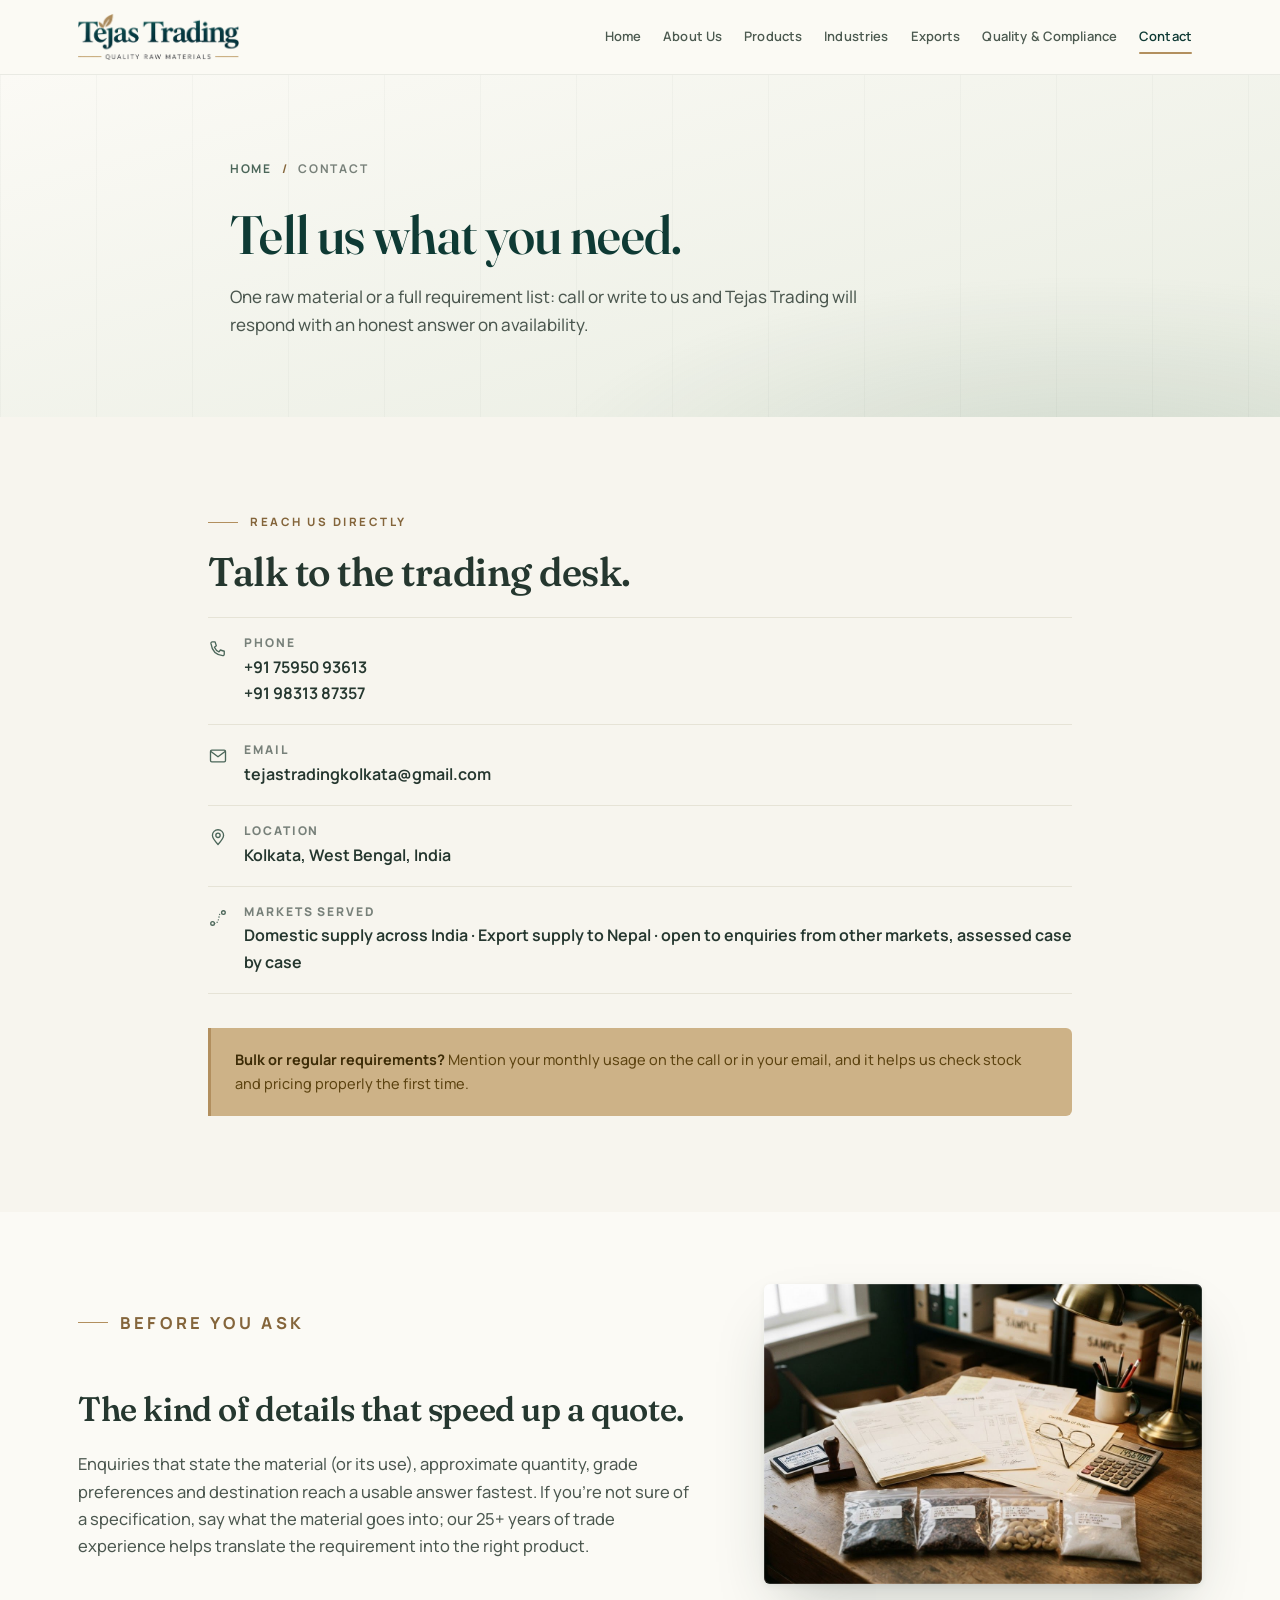
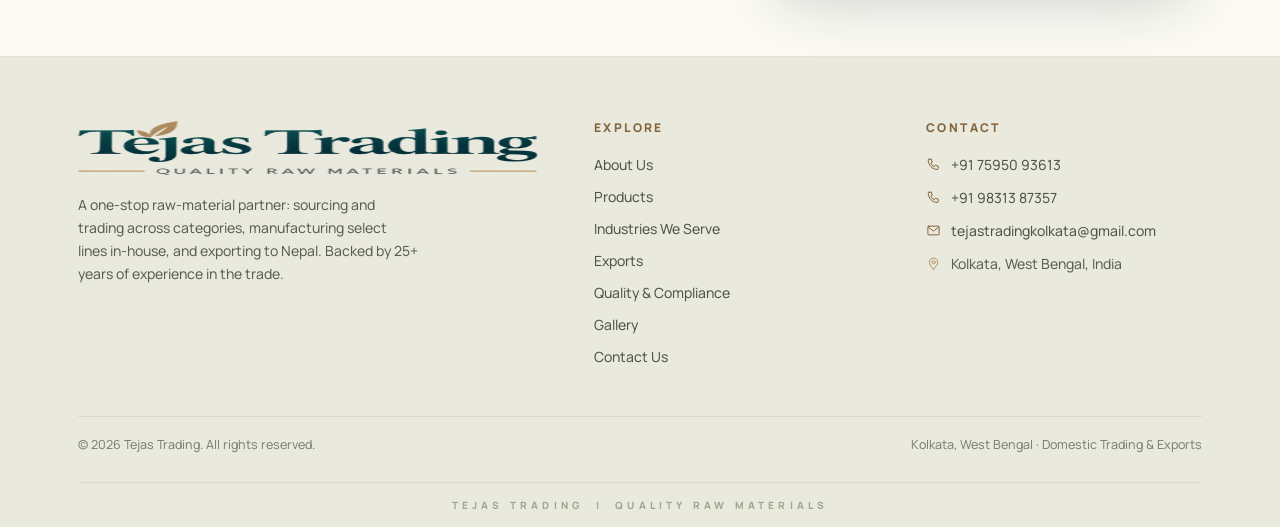
<file: contact.html>
<!DOCTYPE html>
<html lang="en">
<head>
  <meta charset="UTF-8">
  <meta name="viewport" content="width=device-width, initial-scale=1.0">
  <title>Contact Us | Tejas Trading, Kolkata</title>
  <meta name="description" content="Reach Tejas Trading by phone or email for raw material requirements, product availability and supply questions. Kolkata, West Bengal.">
  <link rel="preconnect" href="https://fonts.googleapis.com">
  <link rel="preconnect" href="https://fonts.gstatic.com" crossorigin>
  <link href="https://fonts.googleapis.com/css2?family=Fraunces:opsz,wght@9..144,400;9..144,500;9..144,600;9..144,700&family=Manrope:wght@400;500;600;700;800&display=swap" rel="stylesheet">
  <link rel="stylesheet" href="assets/css/style.css">
  <link rel="icon" href="data:image/svg+xml,%3Csvg xmlns='http://www.w3.org/2000/svg' viewBox='0 0 32 32'%3E%3Crect width='32' height='32' rx='6' fill='%230E3A34'/%3E%3Ctext x='16' y='22' font-family='Georgia' font-size='16' fill='%23B28F5E' text-anchor='middle'%3ET%3C/text%3E%3C/svg%3E">
</head>
<body>
<a class="skip-link" href="#main">Skip to content</a>

<header class="site-header">
  <div class="wrap nav-bar">
    <a class="brand brand-logo" href="index.html" aria-label="Tejas Trading — home"><img src="assets/img/logo-sm.png" alt="Tejas Trading — Quality Raw Materials" width="296" height="90"></a>
    <button class="nav-toggle" aria-label="Menu" aria-expanded="false" aria-controls="nav-links"><span></span></button>
    <ul class="nav-links" id="nav-links">
      <li><a href="index.html">Home</a></li>
      <li><a href="about.html">About Us</a></li>
      <li><a href="products.html">Products</a></li>
      <li><a href="industries.html">Industries</a></li>
      <li><a href="exports.html">Exports</a></li>
      <li><a href="quality.html">Quality &amp; Compliance</a></li>
      <li><a href="contact.html" aria-current="page">Contact</a></li>
    </ul>
  </div>
</header>

<main id="main">

  <section class="page-hero">
    <div class="wrap page-hero-inner">
      <p class="breadcrumb"><a href="index.html">Home</a><span class="sep">/</span>Contact</p>
      <h1>Tell us what you need.</h1>
      <p class="lede">One raw material or a full requirement list: call or write to us and Tejas Trading will respond with an honest answer on availability.</p>
    </div>
  </section>

  <section class="section bg-ivory">
    <div class="wrap" style="max-width:920px">
      <div class="reveal">
        <p class="eyebrow">Reach Us Directly</p>
        <h2 class="section-title">Talk to the trading desk.</h2>
        <ul class="contact-rows">
          <li><svg><use href="assets/img/sprite.svg#i-phone"/></svg><div><h3>Phone</h3><p><a href="tel:+917595093613">+91 75950 93613</a><br><a href="tel:+919831387357">+91 98313 87357</a></p></div></li>
          <li><svg><use href="assets/img/sprite.svg#i-mail"/></svg><div><h3>Email</h3><p><a href="mailto:tejastradingkolkata@gmail.com">tejastradingkolkata@gmail.com</a></p></div></li>
          <li><svg><use href="assets/img/sprite.svg#i-pin"/></svg><div><h3>Location</h3><p>Kolkata, West Bengal, India</p></div></li>
          <li><svg><use href="assets/img/sprite.svg#i-route"/></svg><div><h3>Markets served</h3><p>Domestic supply across India · Export supply to Nepal · open to enquiries from other markets, assessed case by case</p></div></li>
        </ul>
        <p class="callout"><strong>Bulk or regular requirements?</strong> Mention your monthly usage on the call or in your email, and it helps us check stock and pricing properly the first time.</p>
      </div>
    </div>
  </section>

  <section class="section bg-paper section--tight">
    <div class="wrap split" style="grid-template-columns:7fr 5fr">
      <div class="prose reveal">
        <p class="eyebrow">Before You Ask</p>
        <h2 class="section-title">The kind of details that speed up a quote.</h2>
        <p>Enquiries that state the material (or its use), approximate quantity, grade preferences and destination reach a usable answer fastest. If you're not sure of a specification, say what the material goes into; our 25+ years of trade experience helps translate the requirement into the right product.</p>
      </div>
      <div class="split-media reveal" style="min-height:300px">
        <img src="assets/img/docs.jpg" alt="Invoices, packing list documents and labelled sample pouches on a desk" loading="lazy">
      </div>
    </div>
  </section>

</main>

<footer class="site-footer">
  <div class="wrap">
    <div class="footer-grid">
      <div class="footer-brand">
        <a class="brand brand-logo" href="index.html"><img src="assets/img/logo-sm.png" alt="Tejas Trading — Quality Raw Materials" width="296" height="90"></a>
        <p style="margin-top:18px;max-width:340px">A one-stop raw-material partner: sourcing and trading across categories, manufacturing select lines in-house, and exporting to Nepal. Backed by 25+ years of experience in the trade.</p>
      </div>
      <div>
        <h3>Explore</h3>
        <ul class="footer-links">
          <li><a href="about.html">About Us</a></li>
          <li><a href="products.html">Products</a></li>
          <li><a href="industries.html">Industries We Serve</a></li>
          <li><a href="exports.html">Exports</a></li>
          <li><a href="quality.html">Quality &amp; Compliance</a></li>
          <li><a href="gallery.html">Gallery</a></li>
          <li><a href="contact.html">Contact Us</a></li>
        </ul>
      </div>
      <div>
        <h3>Contact</h3>
        <address class="footer-contact">
          <a href="tel:+917595093613"><svg><use href="assets/img/sprite.svg#i-phone"/></svg>+91 75950 93613</a>
          <a href="tel:+919831387357"><svg><use href="assets/img/sprite.svg#i-phone"/></svg>+91 98313 87357</a>
          <a href="mailto:tejastradingkolkata@gmail.com"><svg><use href="assets/img/sprite.svg#i-mail"/></svg>tejastradingkolkata@gmail.com</a>
          <span style="display:flex;gap:10px;align-items:center"><svg style="width:15px;height:15px;color:var(--saffron);flex:none"><use href="assets/img/sprite.svg#i-pin"/></svg>Kolkata, West Bengal, India</span>
        </address>
      </div>
    </div>
    <div class="footer-base">
      <span>© <span id="year">2026</span> Tejas Trading. All rights reserved.</span>
      <span>Kolkata, West Bengal · Domestic Trading &amp; Exports</span>
    </div>
    <div class="footer-motto">Tejas Trading&nbsp;&nbsp;|&nbsp;&nbsp;Quality Raw Materials</div>
  </div>
</footer>
<script src="assets/js/main.js"></script>
</body>
</html>
</file>
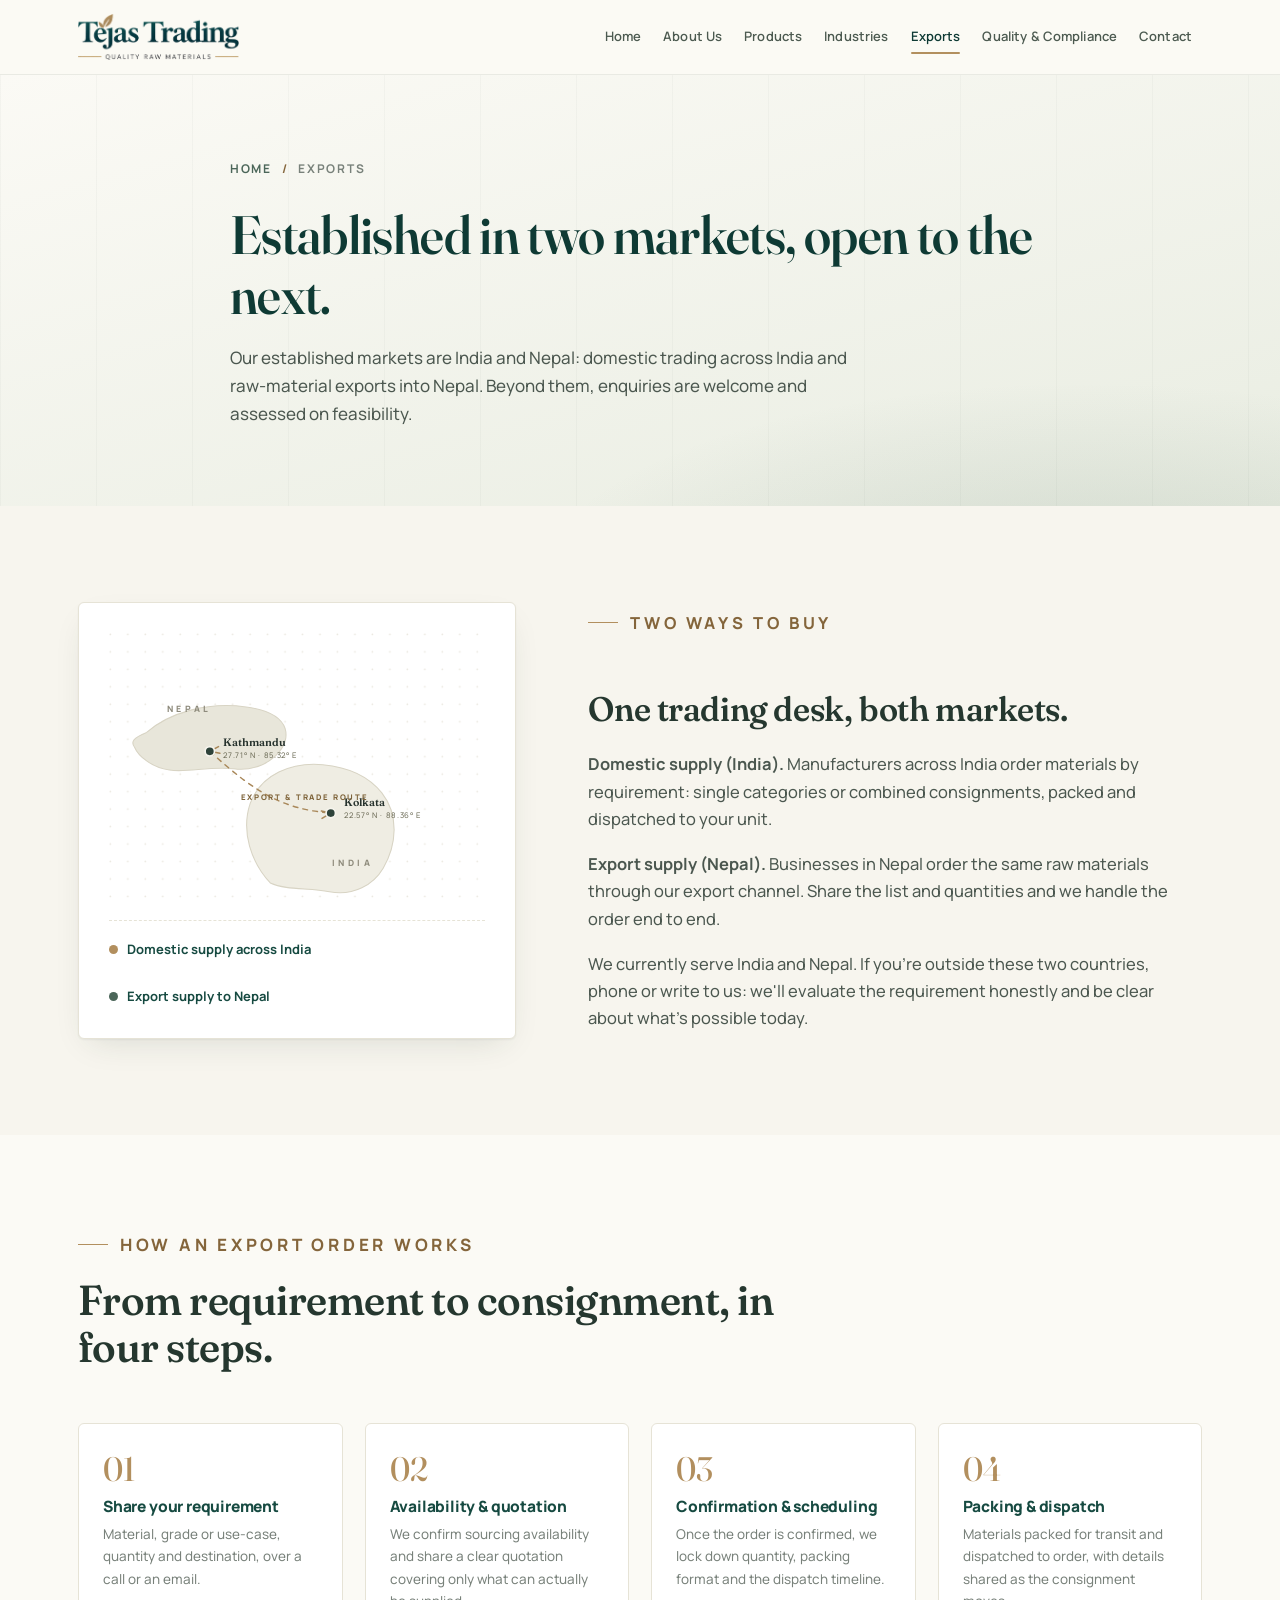
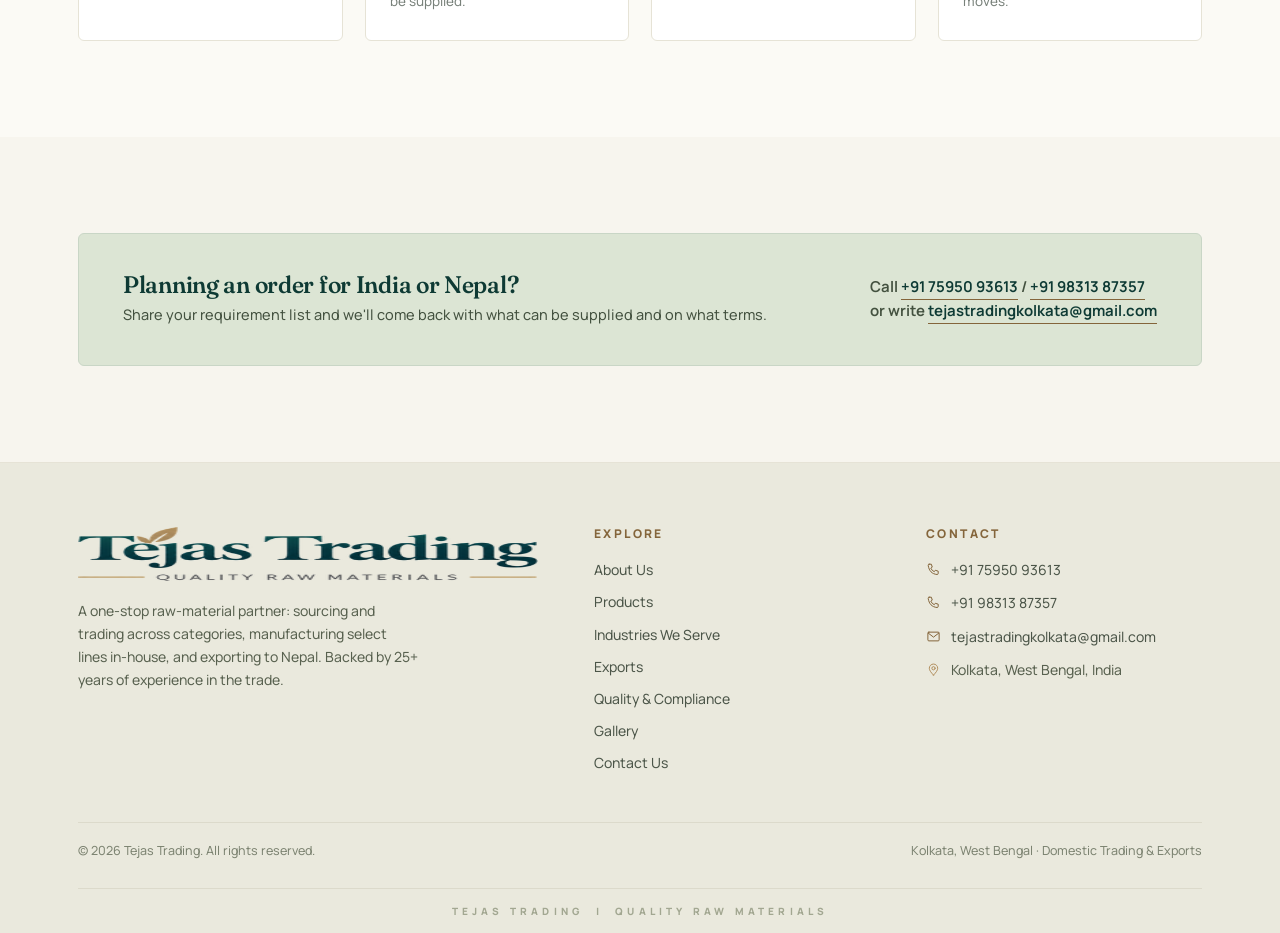
<file: exports.html>
<!DOCTYPE html>
<html lang="en">
<head>
  <meta charset="UTF-8">
  <meta name="viewport" content="width=device-width, initial-scale=1.0">
  <title>Exports | Tejas Trading</title>
  <meta name="description" content="Tejas Trading supplies raw materials across India and exports to Nepal, and welcomes enquiries from new markets. Quality-focused sourcing, orders handled end to end.">
  <link rel="preconnect" href="https://fonts.googleapis.com">
  <link rel="preconnect" href="https://fonts.gstatic.com" crossorigin>
  <link href="https://fonts.googleapis.com/css2?family=Fraunces:opsz,wght@9..144,400;9..144,500;9..144,600;9..144,700&family=Manrope:wght@400;500;600;700;800&display=swap" rel="stylesheet">
  <link rel="stylesheet" href="assets/css/style.css">
  <link rel="icon" href="data:image/svg+xml,%3Csvg xmlns='http://www.w3.org/2000/svg' viewBox='0 0 32 32'%3E%3Crect width='32' height='32' rx='6' fill='%230E3A34'/%3E%3Ctext x='16' y='22' font-family='Georgia' font-size='16' fill='%23B28F5E' text-anchor='middle'%3ET%3C/text%3E%3C/svg%3E">
</head>
<body>
<a class="skip-link" href="#main">Skip to content</a>

<header class="site-header">
  <div class="wrap nav-bar">
    <a class="brand brand-logo" href="index.html" aria-label="Tejas Trading — home"><img src="assets/img/logo-sm.png" alt="Tejas Trading — Quality Raw Materials" width="296" height="90"></a>
    <button class="nav-toggle" aria-label="Menu" aria-expanded="false" aria-controls="nav-links"><span></span></button>
    <ul class="nav-links" id="nav-links">
      <li><a href="index.html">Home</a></li>
      <li><a href="about.html">About Us</a></li>
      <li><a href="products.html">Products</a></li>
      <li><a href="industries.html">Industries</a></li>
      <li><a href="exports.html" aria-current="page">Exports</a></li>
      <li><a href="quality.html">Quality &amp; Compliance</a></li>
      <li><a href="contact.html">Contact</a></li>
    </ul>
  </div>
</header>

<main id="main">

  <section class="page-hero">
    <div class="wrap page-hero-inner">
      <p class="breadcrumb"><a href="index.html">Home</a><span class="sep">/</span>Exports</p>
      <h1>Established in two markets, open to the next.</h1>
      <p class="lede">Our established markets are India and Nepal: domestic trading across India and raw-material exports into Nepal. Beyond them, enquiries are welcome and assessed on feasibility.</p>
    </div>
  </section>

  <section class="section bg-ivory">
    <div class="wrap split">
      <div class="map-card reveal">
        <svg class="route-map" viewBox="0 0 560 400" role="img" aria-label="Stylised diagram of trade routes between Kolkata, India and Kathmandu, Nepal">
          <defs>
            <pattern id="dots" width="26" height="26" patternUnits="userSpaceOnUse">
              <circle cx="2" cy="2" r="1.3" fill="#DAD5C6"/>
            </pattern>
          </defs>
          <rect x="0" y="0" width="560" height="400" fill="url(#dots)" opacity=".55"/>
          <path d="M240 372c-28-30-44-76-30-118 16-44 62-62 108-58 32 3 66 14 88 42 26 33 22 78 2 112-14 24-44 42-80 35-32-6-64-2-88-13z" fill="#EFEDE3" stroke="#D8D4C4" stroke-width="1.6"/>
          <text x="332" y="346" font-family="Manrope,sans-serif" font-size="13" font-weight="800" letter-spacing="5" fill="#8E8B7C">INDIA</text>
          <path d="M56 148c34-30 92-46 148-38 28 4 52 14 58 32 6 20-8 42-34 54-14 6-28 8-42 6-38-4-68 6-96 2-26-4-46-20-52-34-6-8-2-14 18-22z" fill="#E8E6DA" stroke="#D8D4C4" stroke-width="1.6"/>
          <text x="86" y="118" font-family="Manrope,sans-serif" font-size="13" font-weight="800" letter-spacing="5" fill="#8E8B7C">NEPAL</text>
          <path d="M150 176 C 220 240, 260 262, 330 268" fill="none" stroke="#A9885A" stroke-width="2.2" stroke-dasharray="7 8" stroke-linecap="round"/>
          <path d="M330 268l-14-3m14 3l-13 8" stroke="#A9885A" stroke-width="2.2" fill="none" stroke-linecap="round"/>
          <path d="M150 176l13-7m-13 7l15 3" stroke="#A9885A" stroke-width="2.2" fill="none" stroke-linecap="round"/>
          <circle cx="150" cy="176" r="7" fill="#2E433A" stroke="#F6F4ED" stroke-width="2.5"/>
          <circle cx="330" cy="268" r="7" fill="#2E433A" stroke="#F6F4ED" stroke-width="2.5"/>
          <text x="170" y="168" font-family="Fraunces,serif" font-size="16" fill="#26322D" font-weight="600">Kathmandu</text>
          <text x="170" y="186" font-family="Manrope,sans-serif" font-size="11.5" fill="#6B6A55" letter-spacing="1">27.71° N · 85.32° E</text>
          <text x="350" y="258" font-family="Fraunces,serif" font-size="16" fill="#26322D" font-weight="600">Kolkata</text>
          <text x="350" y="276" font-family="Manrope,sans-serif" font-size="11.5" fill="#6B6A55" letter-spacing="1">22.57° N · 88.36° E</text>
          <text x="196" y="248" font-family="Manrope,sans-serif" font-size="11.5" font-weight="800" letter-spacing="2.5" fill="#7E6339">EXPORT &amp; TRADE ROUTE</text>
        </svg>
        <div class="map-legend">
          <span><span class="dot"></span>Domestic supply across India</span>
          <span><span class="dot dot--green"></span>Export supply to Nepal</span>
        </div>
      </div>
      <div class="prose reveal">
        <p class="eyebrow">Two Ways To Buy</p>
        <h2 class="section-title">One trading desk, both markets.</h2>
        <p><strong>Domestic supply (India).</strong> Manufacturers across India order materials by requirement: single categories or combined consignments, packed and dispatched to your unit.</p>
        <p><strong>Export supply (Nepal).</strong> Businesses in Nepal order the same raw materials through our export channel. Share the list and quantities and we handle the order end to end.</p>
        <p>We currently serve India and Nepal. If you're outside these two countries, phone or write to us: we'll evaluate the requirement honestly and be clear about what's possible today.</p>
      </div>
    </div>
  </section>

  <section class="section bg-paper">
    <div class="wrap">
      <div class="section-head">
        <p class="eyebrow">How An Export Order Works</p>
        <h2>From requirement to consignment, in four steps.</h2>
      </div>
      <div class="steps reveal">
        <div class="step"><h3>Share your requirement</h3><p>Material, grade or use-case, quantity and destination, over a call or an email.</p></div>
        <div class="step"><h3>Availability &amp; quotation</h3><p>We confirm sourcing availability and share a clear quotation covering only what can actually be supplied.</p></div>
        <div class="step"><h3>Confirmation &amp; scheduling</h3><p>Once the order is confirmed, we lock down quantity, packing format and the dispatch timeline.</p></div>
        <div class="step"><h3>Packing &amp; dispatch</h3><p>Materials packed for transit and dispatched to order, with details shared as the consignment moves.</p></div>
      </div>
    </div>
  </section>

  <section class="section bg-ivory">
    <div class="wrap">
      <div class="strip-cta reveal">
        <div>
          <h2>Planning an order for India or Nepal?</h2>
          <p>Share your requirement list and we'll come back with what can be supplied and on what terms.</p>
        </div>
        <span class="need-contact">Call <a href="tel:+917595093613">+91 75950 93613</a> / <a href="tel:+919831387357">+91 98313 87357</a><br>or write <a href="mailto:tejastradingkolkata@gmail.com">tejastradingkolkata@gmail.com</a></span>
      </div>
    </div>
  </section>

</main>

<footer class="site-footer">
  <div class="wrap">
    <div class="footer-grid">
      <div class="footer-brand">
        <a class="brand brand-logo" href="index.html"><img src="assets/img/logo-sm.png" alt="Tejas Trading — Quality Raw Materials" width="296" height="90"></a>
        <p style="margin-top:18px;max-width:340px">A one-stop raw-material partner: sourcing and trading across categories, manufacturing select lines in-house, and exporting to Nepal. Backed by 25+ years of experience in the trade.</p>
      </div>
      <div>
        <h3>Explore</h3>
        <ul class="footer-links">
          <li><a href="about.html">About Us</a></li>
          <li><a href="products.html">Products</a></li>
          <li><a href="industries.html">Industries We Serve</a></li>
          <li><a href="exports.html">Exports</a></li>
          <li><a href="quality.html">Quality &amp; Compliance</a></li>
          <li><a href="gallery.html">Gallery</a></li>
          <li><a href="contact.html">Contact Us</a></li>
        </ul>
      </div>
      <div>
        <h3>Contact</h3>
        <address class="footer-contact">
          <a href="tel:+917595093613"><svg><use href="assets/img/sprite.svg#i-phone"/></svg>+91 75950 93613</a>
          <a href="tel:+919831387357"><svg><use href="assets/img/sprite.svg#i-phone"/></svg>+91 98313 87357</a>
          <a href="mailto:tejastradingkolkata@gmail.com"><svg><use href="assets/img/sprite.svg#i-mail"/></svg>tejastradingkolkata@gmail.com</a>
          <span style="display:flex;gap:10px;align-items:center"><svg style="width:15px;height:15px;color:var(--saffron);flex:none"><use href="assets/img/sprite.svg#i-pin"/></svg>Kolkata, West Bengal, India</span>
        </address>
      </div>
    </div>
    <div class="footer-base">
      <span>© <span id="year">2026</span> Tejas Trading. All rights reserved.</span>
      <span>Kolkata, West Bengal · Domestic Trading &amp; Exports</span>
    </div>
    <div class="footer-motto">Tejas Trading&nbsp;&nbsp;|&nbsp;&nbsp;Quality Raw Materials</div>
  </div>
</footer>
<script src="assets/js/main.js"></script>
</body>
</html>
</file>
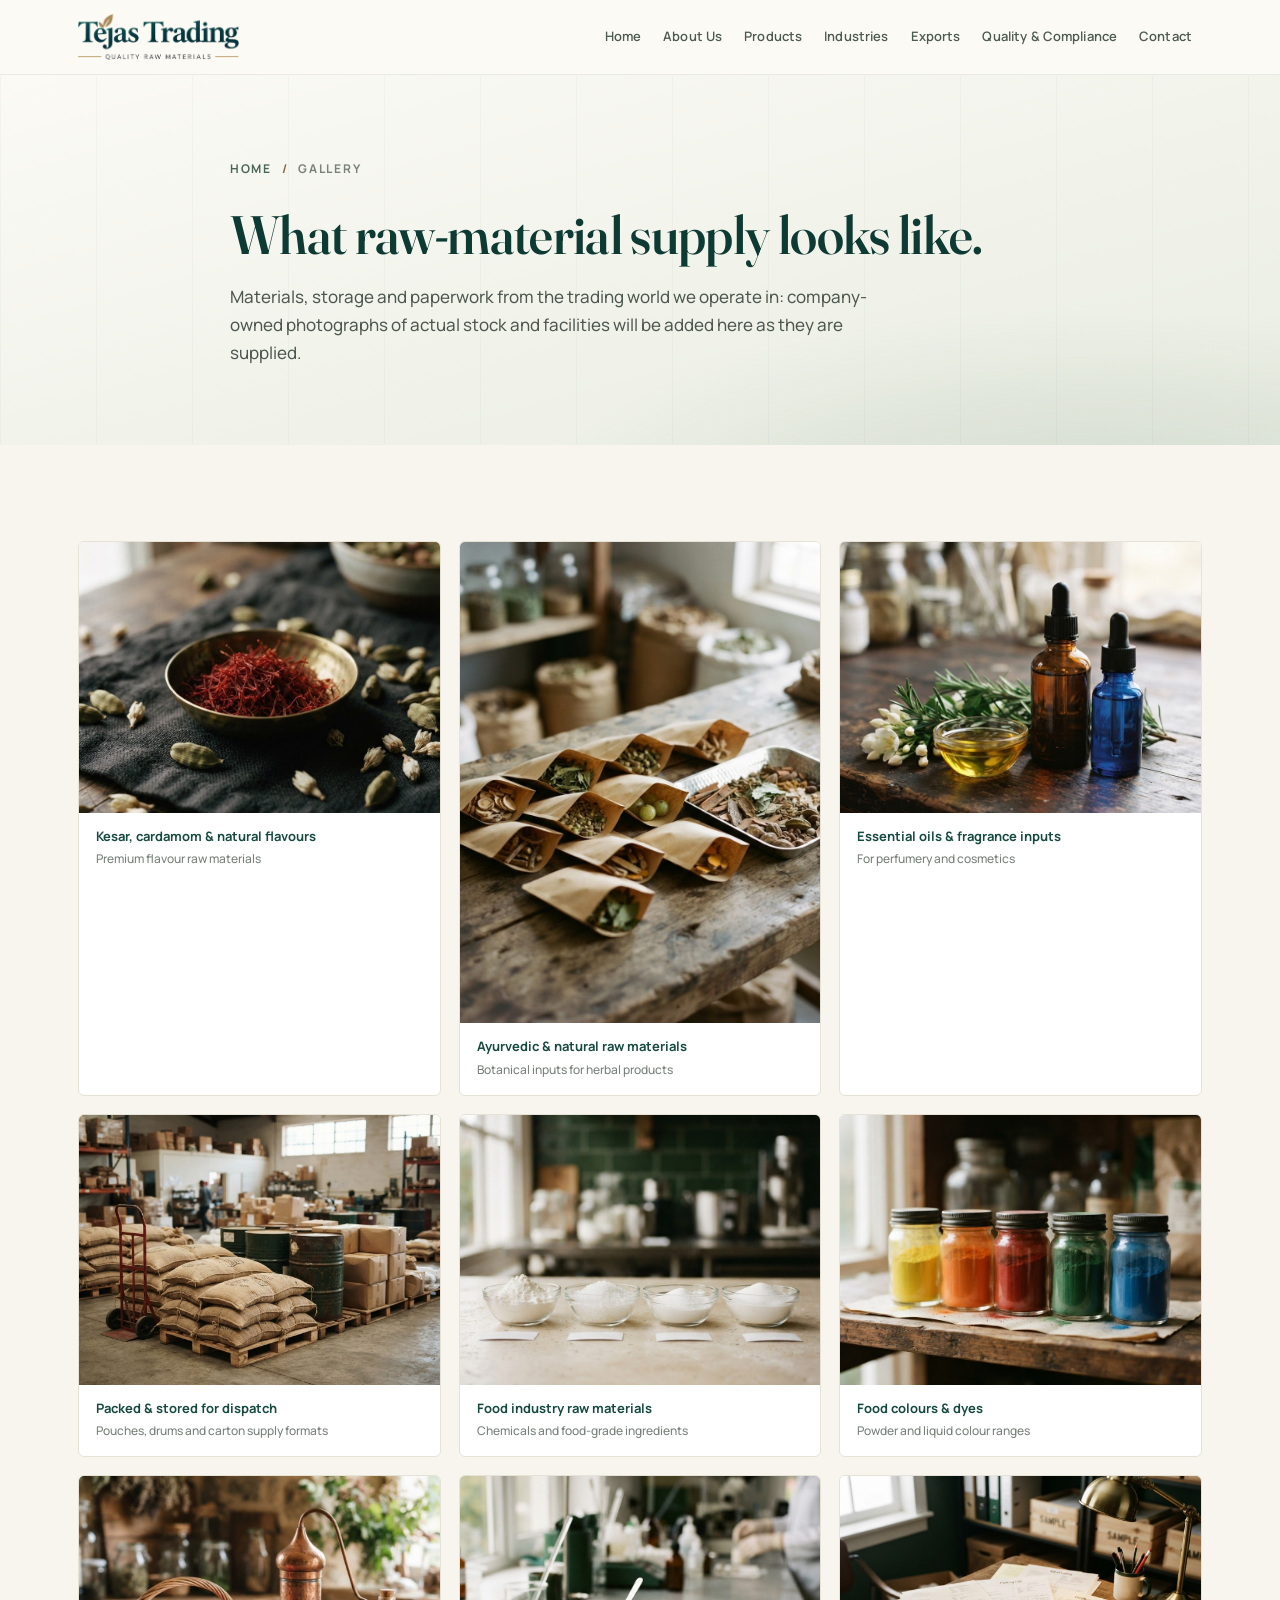
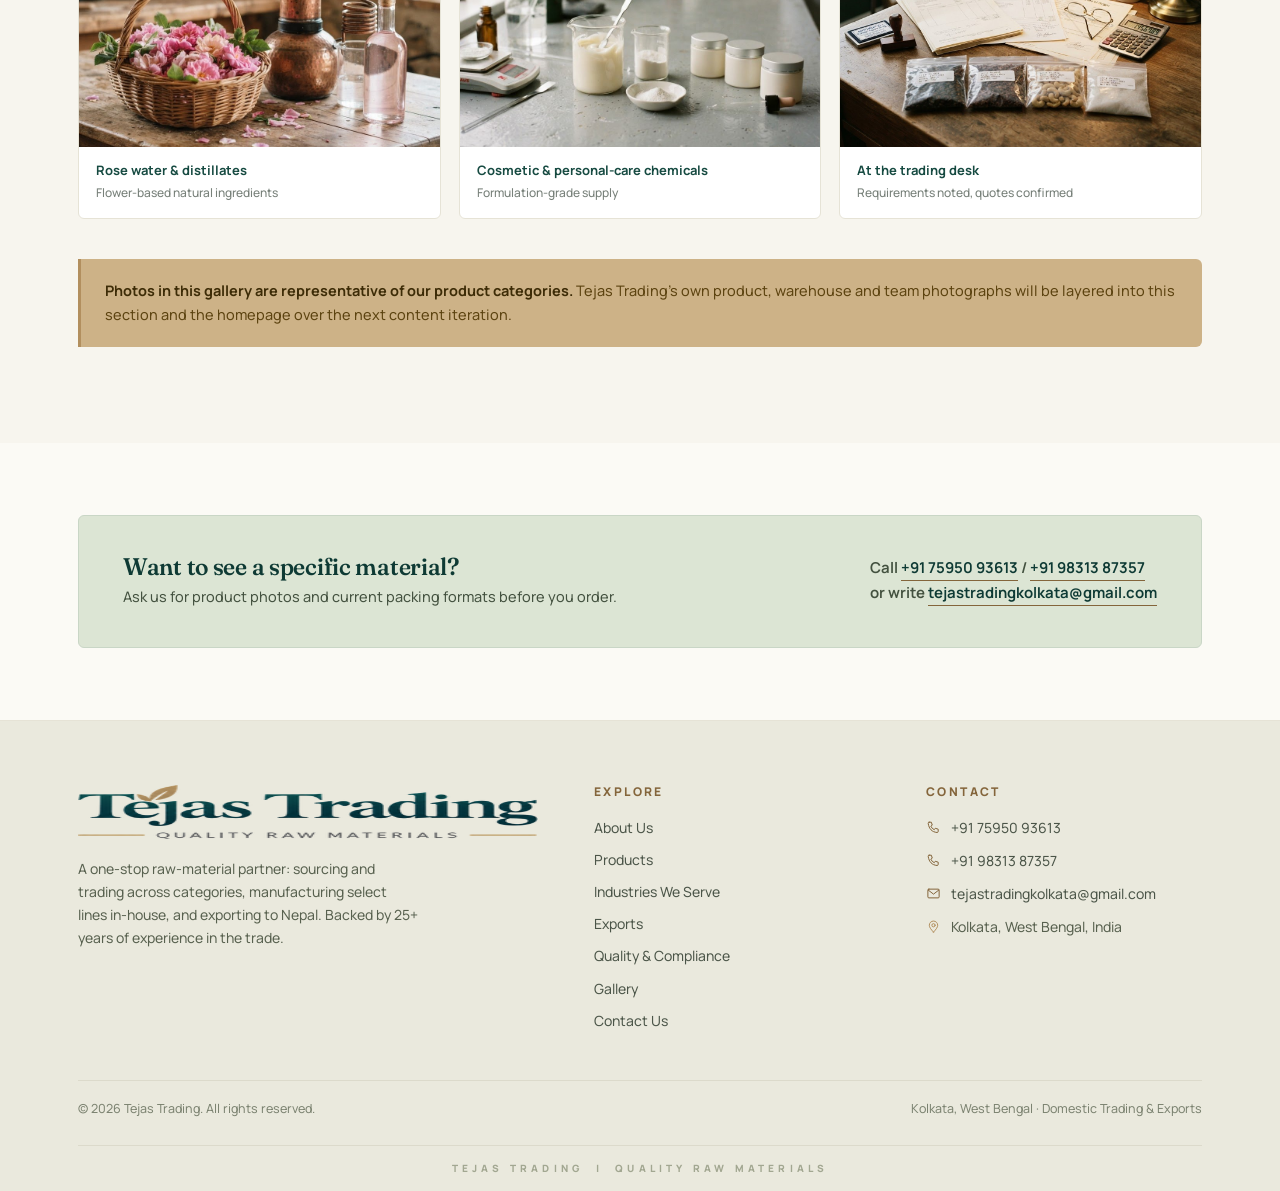
<file: gallery.html>
<!DOCTYPE html>
<html lang="en">
<head>
  <meta charset="UTF-8">
  <meta name="viewport" content="width=device-width, initial-scale=1.0">
  <title>Gallery | Tejas Trading</title>
  <meta name="description" content="A visual look at the raw materials and storage behind Tejas Trading's supply operation: materials, packing formats and the trading desk.">
  <link rel="preconnect" href="https://fonts.googleapis.com">
  <link rel="preconnect" href="https://fonts.gstatic.com" crossorigin>
  <link href="https://fonts.googleapis.com/css2?family=Fraunces:opsz,wght@9..144,400;9..144,500;9..144,600;9..144,700&family=Manrope:wght@400;500;600;700;800&display=swap" rel="stylesheet">
  <link rel="stylesheet" href="assets/css/style.css">
  <link rel="icon" href="data:image/svg+xml,%3Csvg xmlns='http://www.w3.org/2000/svg' viewBox='0 0 32 32'%3E%3Crect width='32' height='32' rx='6' fill='%230E3A34'/%3E%3Ctext x='16' y='22' font-family='Georgia' font-size='16' fill='%23B28F5E' text-anchor='middle'%3ET%3C/text%3E%3C/svg%3E">
</head>
<body>
<a class="skip-link" href="#main">Skip to content</a>

<header class="site-header">
  <div class="wrap nav-bar">
    <a class="brand brand-logo" href="index.html" aria-label="Tejas Trading — home"><img src="assets/img/logo-sm.png" alt="Tejas Trading — Quality Raw Materials" width="296" height="90"></a>
    <button class="nav-toggle" aria-label="Menu" aria-expanded="false" aria-controls="nav-links"><span></span></button>
    <ul class="nav-links" id="nav-links">
      <li><a href="index.html">Home</a></li>
      <li><a href="about.html">About Us</a></li>
      <li><a href="products.html">Products</a></li>
      <li><a href="industries.html">Industries</a></li>
      <li><a href="exports.html">Exports</a></li>
      <li><a href="quality.html">Quality &amp; Compliance</a></li>
      <li><a href="contact.html">Contact</a></li>
    </ul>
  </div>
</header>

<main id="main">

  <section class="page-hero">
    <div class="wrap page-hero-inner">
      <p class="breadcrumb"><a href="index.html">Home</a><span class="sep">/</span>Gallery</p>
      <h1>What raw-material supply looks like.</h1>
      <p class="lede">Materials, storage and paperwork from the trading world we operate in: company-owned photographs of actual stock and facilities will be added here as they are supplied.</p>
    </div>
  </section>

  <section class="section bg-ivory">
    <div class="wrap">
      <div class="gal-grid">
        <figure class="gal-fig reveal">
          <img src="assets/img/saffron.jpg" alt="Saffron threads with cardamom in a brass dish">
          <figcaption>Kesar, cardamom &amp; natural flavours<small>Premium flavour raw materials</small></figcaption>
        </figure>
        <figure class="gal-fig gal-fig--tall reveal">
          <img src="assets/img/ayurveda.jpg" alt="Dried Ayurvedic herbs and botanicals in paper packets">
          <figcaption>Ayurvedic &amp; natural raw materials<small>Botanical inputs for herbal products</small></figcaption>
        </figure>
        <figure class="gal-fig reveal">
          <img src="assets/img/oils.jpg" alt="Amber essential oil bottles with herbs">
          <figcaption>Essential oils &amp; fragrance inputs<small>For perfumery and cosmetics</small></figcaption>
        </figure>
        <figure class="gal-fig reveal">
          <img src="assets/img/warehouse.jpg" alt="Warehouse with stacked sacks, drums and cartons">
          <figcaption>Packed &amp; stored for dispatch<small>Pouches, drums and carton supply formats</small></figcaption>
        </figure>
        <figure class="gal-fig reveal">
          <img src="assets/img/food.jpg" alt="Food-grade white powders and crystals">
          <figcaption>Food industry raw materials<small>Chemicals and food-grade ingredients</small></figcaption>
        </figure>
        <figure class="gal-fig reveal">
          <img src="assets/img/colors.jpg" alt="Jars of vivid food colour powders">
          <figcaption>Food colours &amp; dyes<small>Powder and liquid colour ranges</small></figcaption>
        </figure>
        <figure class="gal-fig reveal">
          <img src="assets/img/rose.jpg" alt="Rose petals with copper still and rose water">
          <figcaption>Rose water &amp; distillates<small>Flower-based natural ingredients</small></figcaption>
        </figure>
        <figure class="gal-fig reveal">
          <img src="assets/img/cosmetic.jpg" alt="Cosmetic raw materials in beakers on a bench">
          <figcaption>Cosmetic &amp; personal-care chemicals<small>Formulation-grade supply</small></figcaption>
        </figure>
        <figure class="gal-fig reveal">
          <img src="assets/img/docs.jpg" alt="Trade invoice, packing documents and labelled sample pouches">
          <figcaption>At the trading desk<small>Requirements noted, quotes confirmed</small></figcaption>
        </figure>
      </div>
      <p class="callout reveal" style="margin-top:40px"><strong>Photos in this gallery are representative of our product categories.</strong> Tejas Trading's own product, warehouse and team photographs will be layered into this section and the homepage over the next content iteration.</p>
    </div>
  </section>

  <section class="section bg-paper section--tight">
    <div class="wrap">
      <div class="strip-cta reveal">
        <div>
          <h2>Want to see a specific material?</h2>
          <p>Ask us for product photos and current packing formats before you order.</p>
        </div>
        <span class="need-contact">Call <a href="tel:+917595093613">+91 75950 93613</a> / <a href="tel:+919831387357">+91 98313 87357</a><br>or write <a href="mailto:tejastradingkolkata@gmail.com">tejastradingkolkata@gmail.com</a></span>
      </div>
    </div>
  </section>

</main>

<footer class="site-footer">
  <div class="wrap">
    <div class="footer-grid">
      <div class="footer-brand">
        <a class="brand brand-logo" href="index.html"><img src="assets/img/logo-sm.png" alt="Tejas Trading — Quality Raw Materials" width="296" height="90"></a>
        <p style="margin-top:18px;max-width:340px">A one-stop raw-material partner: sourcing and trading across categories, manufacturing select lines in-house, and exporting to Nepal. Backed by 25+ years of experience in the trade.</p>
      </div>
      <div>
        <h3>Explore</h3>
        <ul class="footer-links">
          <li><a href="about.html">About Us</a></li>
          <li><a href="products.html">Products</a></li>
          <li><a href="industries.html">Industries We Serve</a></li>
          <li><a href="exports.html">Exports</a></li>
          <li><a href="quality.html">Quality &amp; Compliance</a></li>
          <li><a href="gallery.html">Gallery</a></li>
          <li><a href="contact.html">Contact Us</a></li>
        </ul>
      </div>
      <div>
        <h3>Contact</h3>
        <address class="footer-contact">
          <a href="tel:+917595093613"><svg><use href="assets/img/sprite.svg#i-phone"/></svg>+91 75950 93613</a>
          <a href="tel:+919831387357"><svg><use href="assets/img/sprite.svg#i-phone"/></svg>+91 98313 87357</a>
          <a href="mailto:tejastradingkolkata@gmail.com"><svg><use href="assets/img/sprite.svg#i-mail"/></svg>tejastradingkolkata@gmail.com</a>
          <span style="display:flex;gap:10px;align-items:center"><svg style="width:15px;height:15px;color:var(--saffron);flex:none"><use href="assets/img/sprite.svg#i-pin"/></svg>Kolkata, West Bengal, India</span>
        </address>
      </div>
    </div>
    <div class="footer-base">
      <span>© <span id="year">2026</span> Tejas Trading. All rights reserved.</span>
      <span>Kolkata, West Bengal · Domestic Trading &amp; Exports</span>
    </div>
    <div class="footer-motto">Tejas Trading&nbsp;&nbsp;|&nbsp;&nbsp;Quality Raw Materials</div>
  </div>
</footer>
<script src="assets/js/main.js"></script>
</body>
</html>
</file>
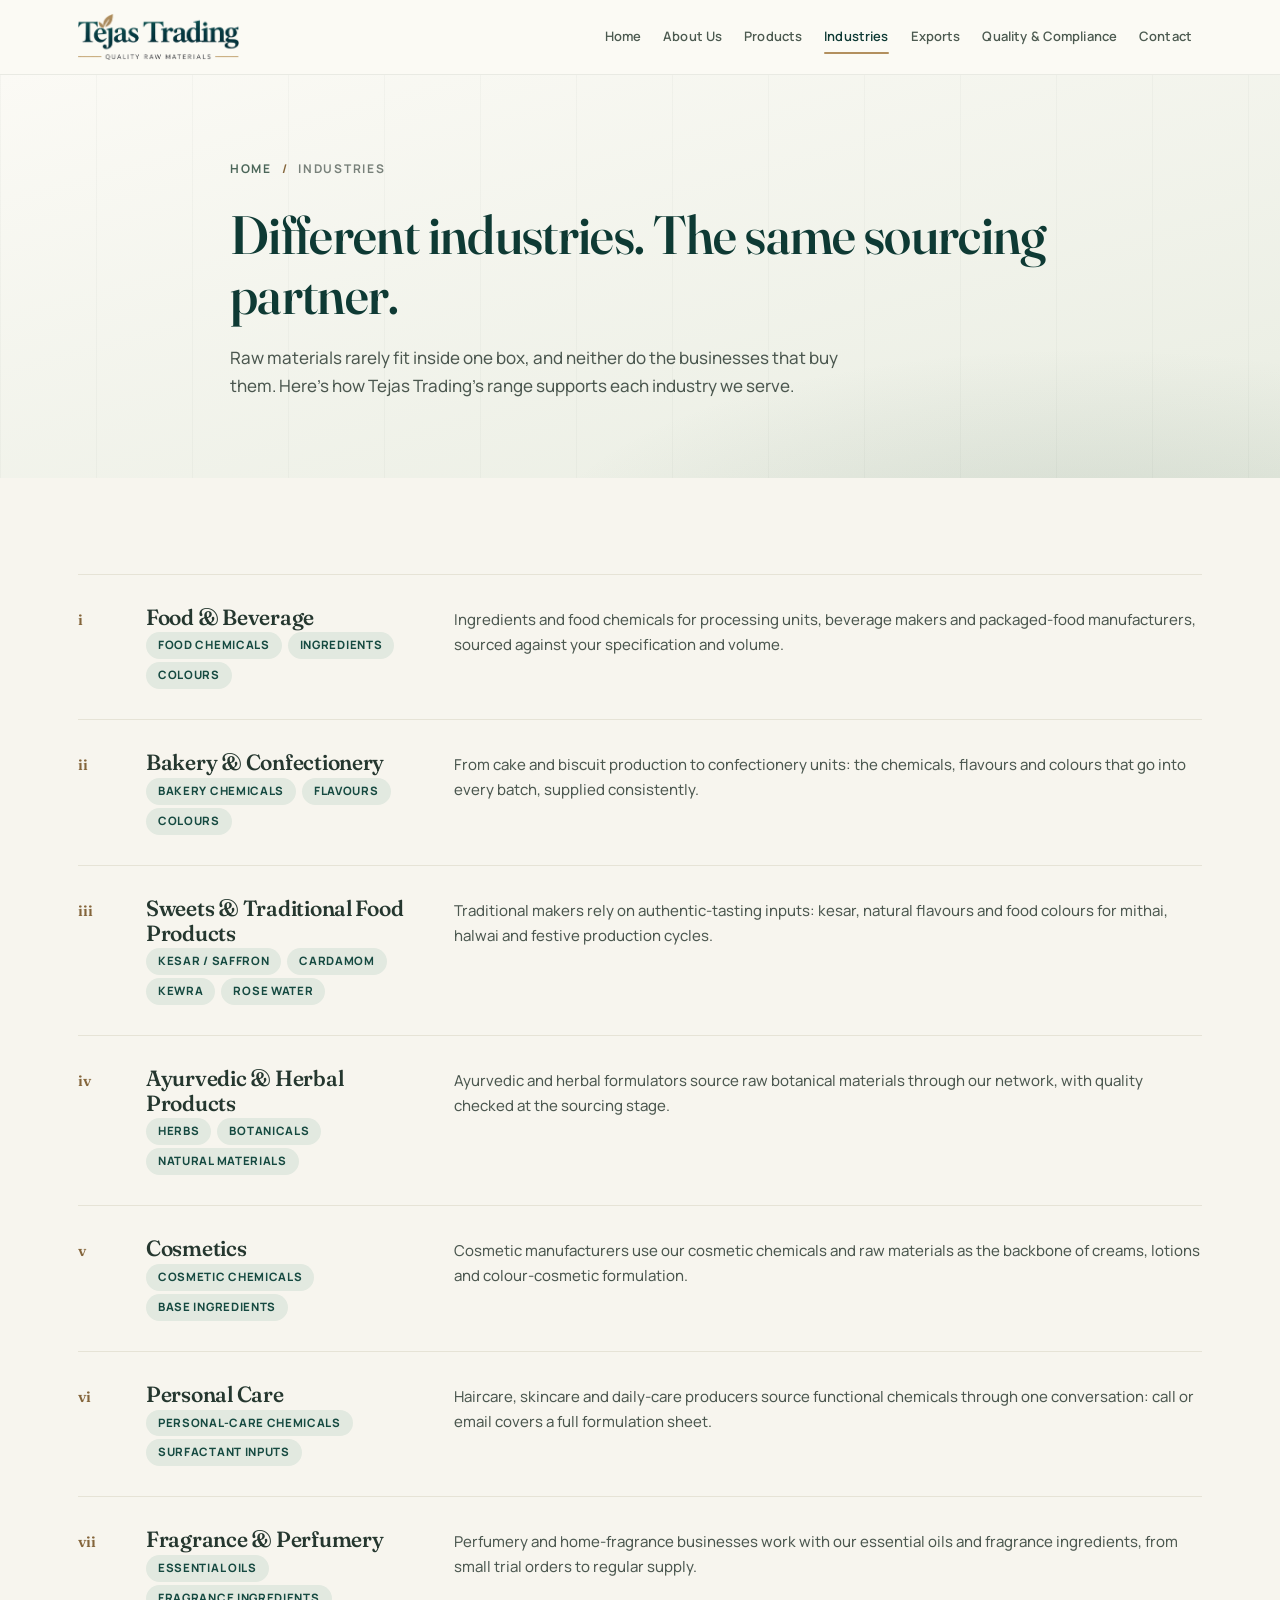
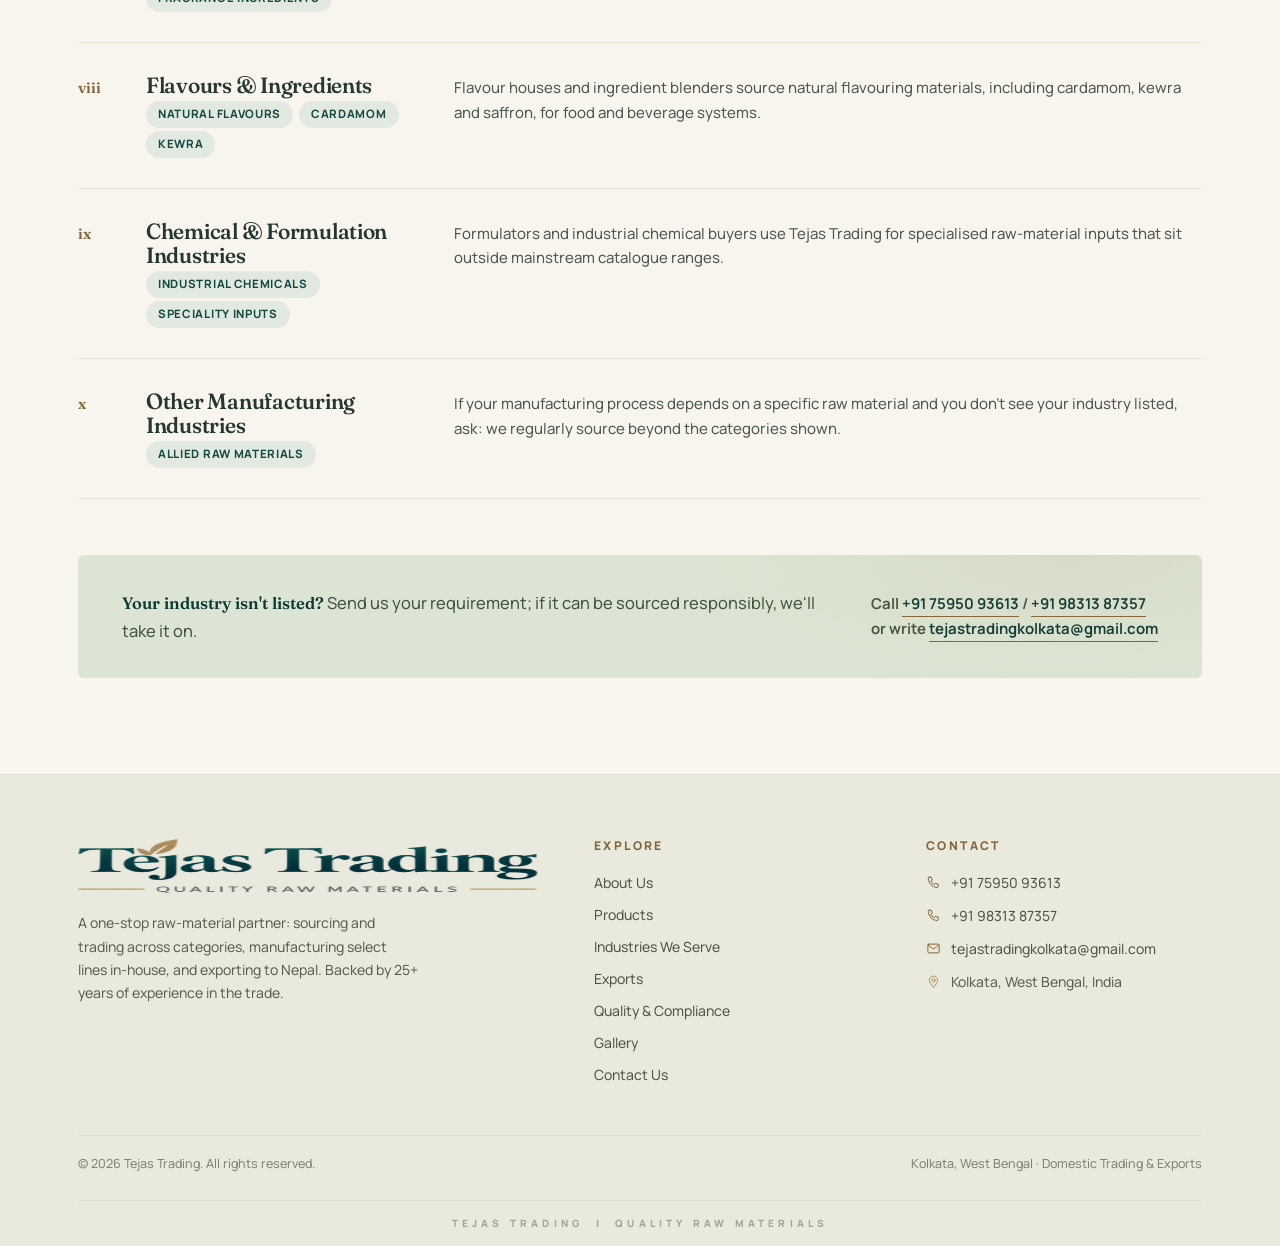
<file: industries.html>
<!DOCTYPE html>
<html lang="en">
<head>
  <meta charset="UTF-8">
  <meta name="viewport" content="width=device-width, initial-scale=1.0">
  <title>Industries We Serve | Tejas Trading</title>
  <meta name="description" content="Tejas Trading supplies raw materials to food & beverage, bakery & confectionery, sweets, Ayurvedic, cosmetics, personal care, fragrance, flavours and chemical industries across India and Nepal.">
  <link rel="preconnect" href="https://fonts.googleapis.com">
  <link rel="preconnect" href="https://fonts.gstatic.com" crossorigin>
  <link href="https://fonts.googleapis.com/css2?family=Fraunces:opsz,wght@9..144,400;9..144,500;9..144,600;9..144,700&family=Manrope:wght@400;500;600;700;800&display=swap" rel="stylesheet">
  <link rel="stylesheet" href="assets/css/style.css">
  <link rel="icon" href="data:image/svg+xml,%3Csvg xmlns='http://www.w3.org/2000/svg' viewBox='0 0 32 32'%3E%3Crect width='32' height='32' rx='6' fill='%230E3A34'/%3E%3Ctext x='16' y='22' font-family='Georgia' font-size='16' fill='%23B28F5E' text-anchor='middle'%3ET%3C/text%3E%3C/svg%3E">
</head>
<body>
<a class="skip-link" href="#main">Skip to content</a>

<header class="site-header">
  <div class="wrap nav-bar">
    <a class="brand brand-logo" href="index.html" aria-label="Tejas Trading — home"><img src="assets/img/logo-sm.png" alt="Tejas Trading — Quality Raw Materials" width="296" height="90"></a>
    <button class="nav-toggle" aria-label="Menu" aria-expanded="false" aria-controls="nav-links"><span></span></button>
    <ul class="nav-links" id="nav-links">
      <li><a href="index.html">Home</a></li>
      <li><a href="about.html">About Us</a></li>
      <li><a href="products.html">Products</a></li>
      <li><a href="industries.html" aria-current="page">Industries</a></li>
      <li><a href="exports.html">Exports</a></li>
      <li><a href="quality.html">Quality &amp; Compliance</a></li>
      <li><a href="contact.html">Contact</a></li>
    </ul>
  </div>
</header>

<main id="main">

  <section class="page-hero">
    <div class="wrap page-hero-inner">
      <p class="breadcrumb"><a href="index.html">Home</a><span class="sep">/</span>Industries</p>
      <h1>Different industries. The same sourcing partner.</h1>
      <p class="lede">Raw materials rarely fit inside one box, and neither do the businesses that buy them. Here's how Tejas Trading's range supports each industry we serve.</p>
    </div>
  </section>

  <section class="section bg-ivory">
    <div class="wrap">
      <div class="ind-row reveal">
        <span class="idx">i</span>
        <div><h3>Food &amp; Beverage</h3><span class="chips"><span class="chip">Food chemicals</span><span class="chip">Ingredients</span><span class="chip">Colours</span></span></div>
        <p>Ingredients and food chemicals for processing units, beverage makers and packaged-food manufacturers, sourced against your specification and volume.</p>
      </div>
      <div class="ind-row reveal">
        <span class="idx">ii</span>
        <div><h3>Bakery &amp; Confectionery</h3><span class="chips"><span class="chip">Bakery chemicals</span><span class="chip">Flavours</span><span class="chip">Colours</span></span></div>
        <p>From cake and biscuit production to confectionery units: the chemicals, flavours and colours that go into every batch, supplied consistently.</p>
      </div>
      <div class="ind-row reveal">
        <span class="idx">iii</span>
        <div><h3>Sweets &amp; Traditional Food Products</h3><span class="chips"><span class="chip">Kesar / saffron</span><span class="chip">Cardamom</span><span class="chip">Kewra</span><span class="chip">Rose water</span></span></div>
        <p>Traditional makers rely on authentic-tasting inputs: kesar, natural flavours and food colours for mithai, halwai and festive production cycles.</p>
      </div>
      <div class="ind-row reveal">
        <span class="idx">iv</span>
        <div><h3>Ayurvedic &amp; Herbal Products</h3><span class="chips"><span class="chip">Herbs</span><span class="chip">Botanicals</span><span class="chip">Natural materials</span></span></div>
        <p>Ayurvedic and herbal formulators source raw botanical materials through our network, with quality checked at the sourcing stage.</p>
      </div>
      <div class="ind-row reveal">
        <span class="idx">v</span>
        <div><h3>Cosmetics</h3><span class="chips"><span class="chip">Cosmetic chemicals</span><span class="chip">Base ingredients</span></span></div>
        <p>Cosmetic manufacturers use our cosmetic chemicals and raw materials as the backbone of creams, lotions and colour-cosmetic formulation.</p>
      </div>
      <div class="ind-row reveal">
        <span class="idx">vi</span>
        <div><h3>Personal Care</h3><span class="chips"><span class="chip">Personal-care chemicals</span><span class="chip">Surfactant inputs</span></span></div>
        <p>Haircare, skincare and daily-care producers source functional chemicals through one conversation: call or email covers a full formulation sheet.</p>
      </div>
      <div class="ind-row reveal">
        <span class="idx">vii</span>
        <div><h3>Fragrance &amp; Perfumery</h3><span class="chips"><span class="chip">Essential oils</span><span class="chip">Fragrance ingredients</span></span></div>
        <p>Perfumery and home-fragrance businesses work with our essential oils and fragrance ingredients, from small trial orders to regular supply.</p>
      </div>
      <div class="ind-row reveal">
        <span class="idx">viii</span>
        <div><h3>Flavours &amp; Ingredients</h3><span class="chips"><span class="chip">Natural flavours</span><span class="chip">Cardamom</span><span class="chip">Kewra</span></span></div>
        <p>Flavour houses and ingredient blenders source natural flavouring materials, including cardamom, kewra and saffron, for food and beverage systems.</p>
      </div>
      <div class="ind-row reveal">
        <span class="idx">ix</span>
        <div><h3>Chemical &amp; Formulation Industries</h3><span class="chips"><span class="chip">Industrial chemicals</span><span class="chip">Speciality inputs</span></span></div>
        <p>Formulators and industrial chemical buyers use Tejas Trading for specialised raw-material inputs that sit outside mainstream catalogue ranges.</p>
      </div>
      <div class="ind-row reveal">
        <span class="idx">x</span>
        <div><h3>Other Manufacturing Industries</h3><span class="chips"><span class="chip">Allied raw materials</span></span></div>
        <p>If your manufacturing process depends on a specific raw material and you don't see your industry listed, ask: we regularly source beyond the categories shown.</p>
      </div>

      <div class="need-banner reveal" style="margin-top:56px">
        <p><strong>Your industry isn't listed?</strong> Send us your requirement; if it can be sourced responsibly, we'll take it on.</p>
        <span class="need-contact">Call <a href="tel:+917595093613">+91 75950 93613</a> / <a href="tel:+919831387357">+91 98313 87357</a><br>or write <a href="mailto:tejastradingkolkata@gmail.com">tejastradingkolkata@gmail.com</a></span>
      </div>
    </div>
  </section>

</main>

<footer class="site-footer">
  <div class="wrap">
    <div class="footer-grid">
      <div class="footer-brand">
        <a class="brand brand-logo" href="index.html"><img src="assets/img/logo-sm.png" alt="Tejas Trading — Quality Raw Materials" width="296" height="90"></a>
        <p style="margin-top:18px;max-width:340px">A one-stop raw-material partner: sourcing and trading across categories, manufacturing select lines in-house, and exporting to Nepal. Backed by 25+ years of experience in the trade.</p>
      </div>
      <div>
        <h3>Explore</h3>
        <ul class="footer-links">
          <li><a href="about.html">About Us</a></li>
          <li><a href="products.html">Products</a></li>
          <li><a href="industries.html">Industries We Serve</a></li>
          <li><a href="exports.html">Exports</a></li>
          <li><a href="quality.html">Quality &amp; Compliance</a></li>
          <li><a href="gallery.html">Gallery</a></li>
          <li><a href="contact.html">Contact Us</a></li>
        </ul>
      </div>
      <div>
        <h3>Contact</h3>
        <address class="footer-contact">
          <a href="tel:+917595093613"><svg><use href="assets/img/sprite.svg#i-phone"/></svg>+91 75950 93613</a>
          <a href="tel:+919831387357"><svg><use href="assets/img/sprite.svg#i-phone"/></svg>+91 98313 87357</a>
          <a href="mailto:tejastradingkolkata@gmail.com"><svg><use href="assets/img/sprite.svg#i-mail"/></svg>tejastradingkolkata@gmail.com</a>
          <span style="display:flex;gap:10px;align-items:center"><svg style="width:15px;height:15px;color:var(--saffron);flex:none"><use href="assets/img/sprite.svg#i-pin"/></svg>Kolkata, West Bengal, India</span>
        </address>
      </div>
    </div>
    <div class="footer-base">
      <span>© <span id="year">2026</span> Tejas Trading. All rights reserved.</span>
      <span>Kolkata, West Bengal · Domestic Trading &amp; Exports</span>
    </div>
    <div class="footer-motto">Tejas Trading&nbsp;&nbsp;|&nbsp;&nbsp;Quality Raw Materials</div>
  </div>
</footer>
<script src="assets/js/main.js"></script>
</body>
</html>
</file>
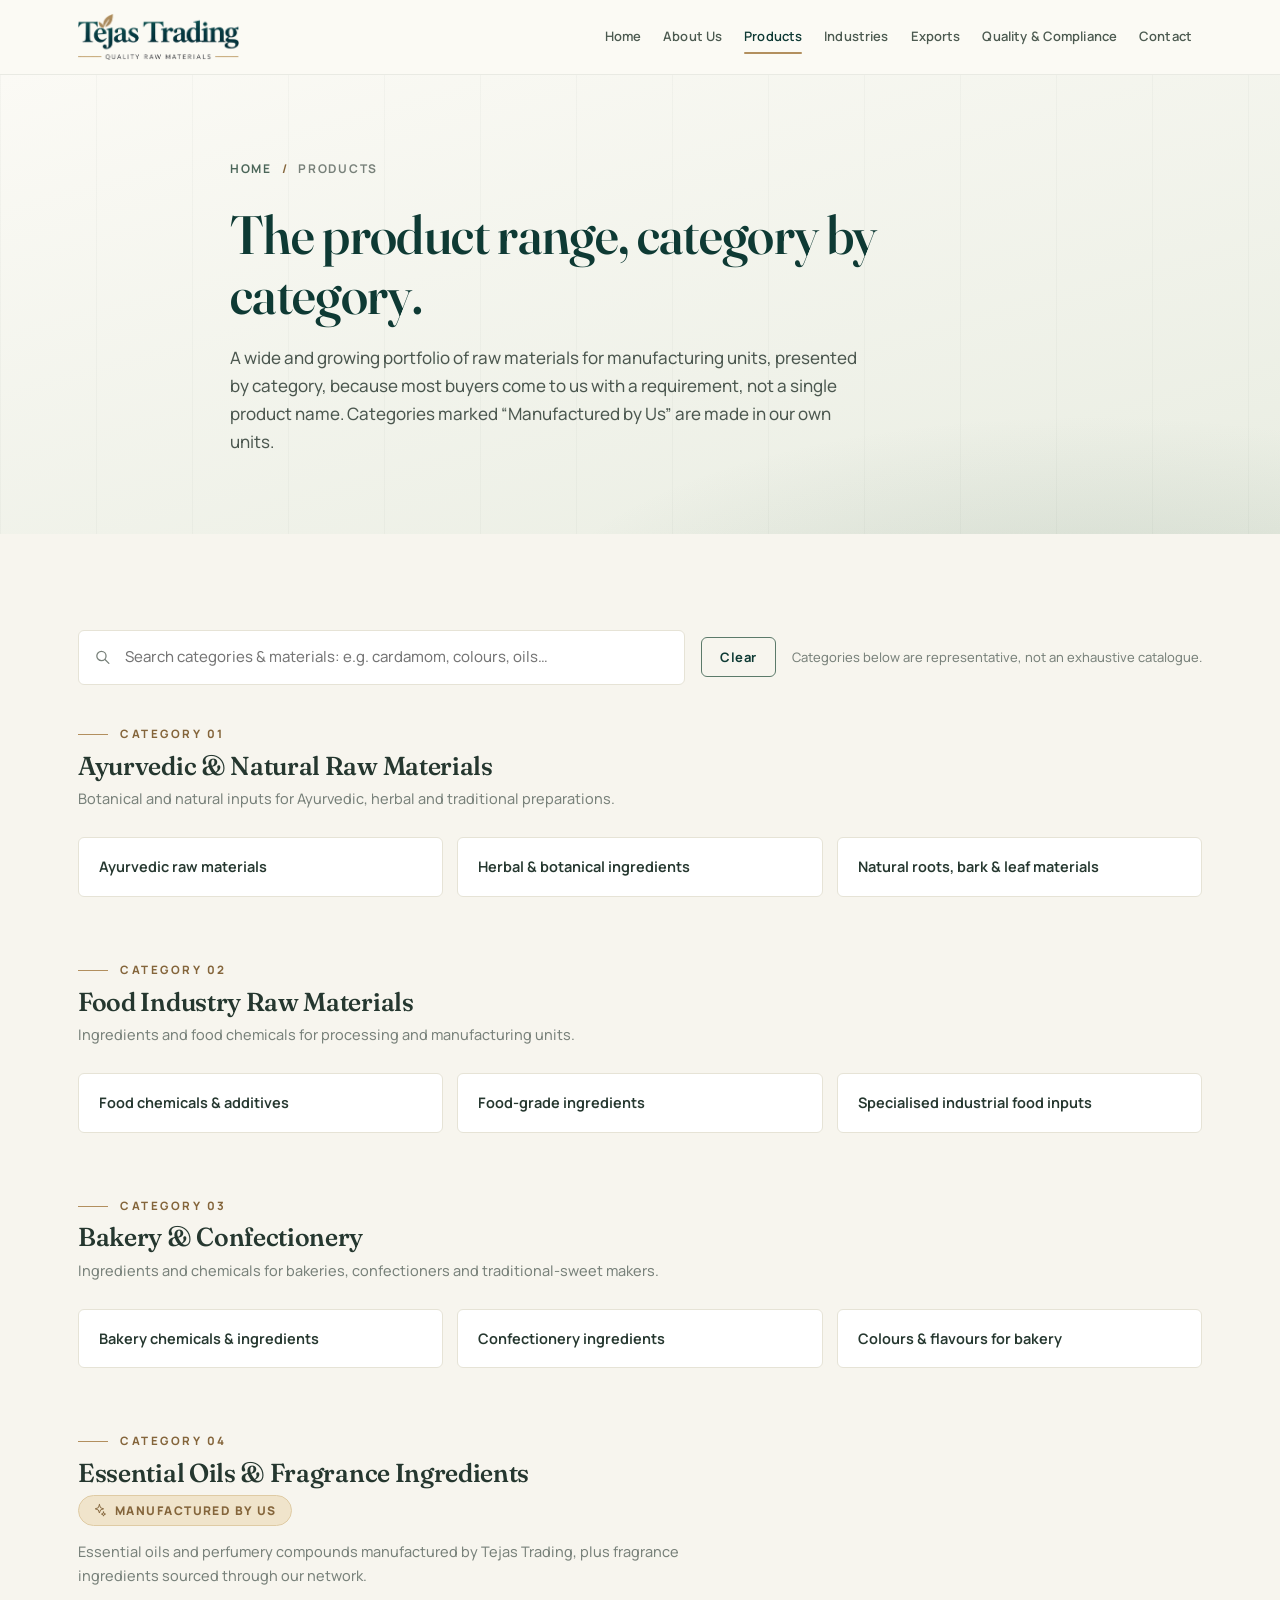
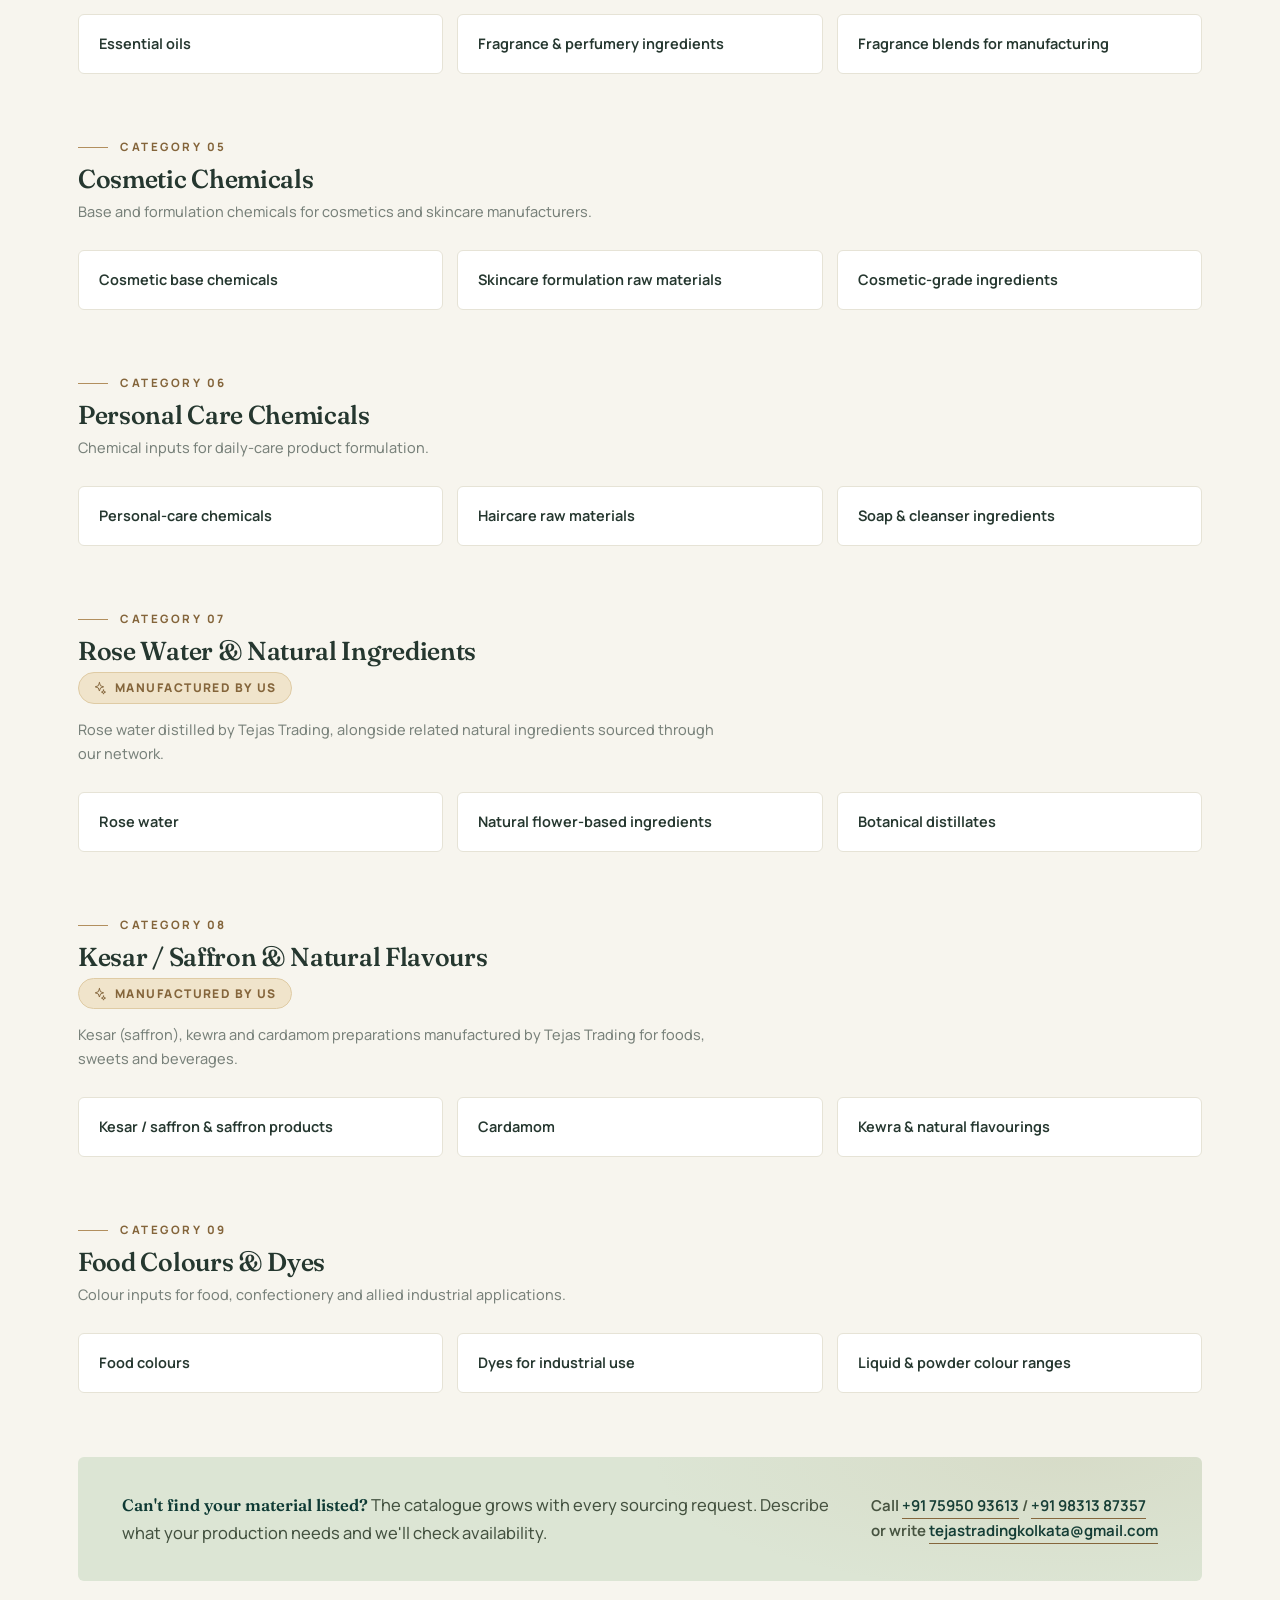
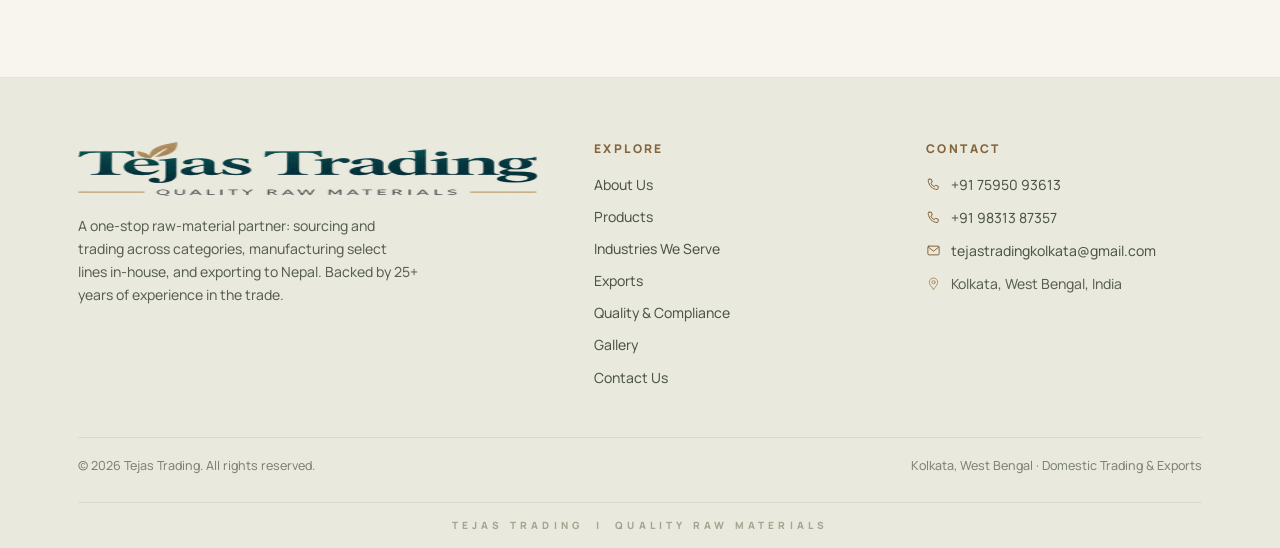
<file: products.html>
<!DOCTYPE html>
<html lang="en">
<head>
  <meta charset="UTF-8">
  <meta name="viewport" content="width=device-width, initial-scale=1.0">
  <title>Products | Raw Material Categories | Tejas Trading</title>
  <meta name="description" content="Browse the key raw-material categories supplied by Tejas Trading: Ayurvedic and natural materials, food and bakery chemicals, essential oils, cosmetic and personal-care chemicals, rose water, saffron, flavours, colours and dyes.">
  <link rel="preconnect" href="https://fonts.googleapis.com">
  <link rel="preconnect" href="https://fonts.gstatic.com" crossorigin>
  <link href="https://fonts.googleapis.com/css2?family=Fraunces:opsz,wght@9..144,400;9..144,500;9..144,600;9..144,700&family=Manrope:wght@400;500;600;700;800&display=swap" rel="stylesheet">
  <link rel="stylesheet" href="assets/css/style.css">
  <link rel="icon" href="data:image/svg+xml,%3Csvg xmlns='http://www.w3.org/2000/svg' viewBox='0 0 32 32'%3E%3Crect width='32' height='32' rx='6' fill='%230E3A34'/%3E%3Ctext x='16' y='22' font-family='Georgia' font-size='16' fill='%23B28F5E' text-anchor='middle'%3ET%3C/text%3E%3C/svg%3E">
</head>
<body>
<a class="skip-link" href="#main">Skip to content</a>

<header class="site-header">
  <div class="wrap nav-bar">
    <a class="brand brand-logo" href="index.html" aria-label="Tejas Trading — home"><img src="assets/img/logo-sm.png" alt="Tejas Trading — Quality Raw Materials" width="296" height="90"></a>
    <button class="nav-toggle" aria-label="Menu" aria-expanded="false" aria-controls="nav-links"><span></span></button>
    <ul class="nav-links" id="nav-links">
      <li><a href="index.html">Home</a></li>
      <li><a href="about.html">About Us</a></li>
      <li><a href="products.html" aria-current="page">Products</a></li>
      <li><a href="industries.html">Industries</a></li>
      <li><a href="exports.html">Exports</a></li>
      <li><a href="quality.html">Quality &amp; Compliance</a></li>
      <li><a href="contact.html">Contact</a></li>
    </ul>
  </div>
</header>

<main id="main">

  <section class="page-hero">
    <div class="wrap page-hero-inner">
      <p class="breadcrumb"><a href="index.html">Home</a><span class="sep">/</span>Products</p>
      <h1>The product range, category by category.</h1>
      <p class="lede">A wide and growing portfolio of raw materials for manufacturing units, presented by category, because most buyers come to us with a requirement, not a single product name. Categories marked “Manufactured by Us” are made in our own units.</p>
    </div>
  </section>

  <section class="section bg-ivory">
    <div class="wrap">
      <div class="tool-bar">
        <div class="search-field">
          <svg><use href="assets/img/sprite.svg#i-search"/></svg>
          <input type="search" id="product-search" placeholder="Search categories &amp; materials: e.g. cardamom, colours, oils…" aria-label="Search product categories">
        </div>
        <button class="btn btn-outline btn-sm" id="search-clear" type="button">Clear</button>
        <span class="tool-note">Categories below are representative, not an exhaustive catalogue.</span>
      </div>

      <div class="prod-group" id="ayurvedic">
        <p class="eyebrow">Category 01</p>
        <h2>Ayurvedic &amp; Natural Raw Materials</h2>
        <p class="group-note">Botanical and natural inputs for Ayurvedic, herbal and traditional preparations.</p>
        <div class="prod-items">
          <a class="prod-item" href="contact.html">Ayurvedic raw materials <svg><use href="assets/img/sprite.svg#i-arrow"/></svg></a>
          <a class="prod-item" href="contact.html">Herbal &amp; botanical ingredients <svg><use href="assets/img/sprite.svg#i-arrow"/></svg></a>
          <a class="prod-item" href="contact.html">Natural roots, bark &amp; leaf materials <svg><use href="assets/img/sprite.svg#i-arrow"/></svg></a>
        </div>
      </div>

      <div class="prod-group" id="food">
        <p class="eyebrow">Category 02</p>
        <h2>Food Industry Raw Materials</h2>
        <p class="group-note">Ingredients and food chemicals for processing and manufacturing units.</p>
        <div class="prod-items">
          <a class="prod-item" href="contact.html">Food chemicals &amp; additives <svg><use href="assets/img/sprite.svg#i-arrow"/></svg></a>
          <a class="prod-item" href="contact.html">Food-grade ingredients <svg><use href="assets/img/sprite.svg#i-arrow"/></svg></a>
          <a class="prod-item" href="contact.html">Specialised industrial food inputs <svg><use href="assets/img/sprite.svg#i-arrow"/></svg></a>
        </div>
      </div>

      <div class="prod-group" id="bakery">
        <p class="eyebrow">Category 03</p>
        <h2>Bakery &amp; Confectionery</h2>
        <p class="group-note">Ingredients and chemicals for bakeries, confectioners and traditional-sweet makers.</p>
        <div class="prod-items">
          <a class="prod-item" href="contact.html">Bakery chemicals &amp; ingredients <svg><use href="assets/img/sprite.svg#i-arrow"/></svg></a>
          <a class="prod-item" href="contact.html">Confectionery ingredients <svg><use href="assets/img/sprite.svg#i-arrow"/></svg></a>
          <a class="prod-item" href="contact.html">Colours &amp; flavours for bakery <svg><use href="assets/img/sprite.svg#i-arrow"/></svg></a>
        </div>
      </div>

      <div class="prod-group" id="oils">
        <p class="eyebrow">Category 04</p>
        <h2>Essential Oils &amp; Fragrance Ingredients</h2>
        <span class="made-note"><svg><use href="assets/img/sprite.svg#i-sparkle"/></svg>Manufactured by us</span>
        <p class="group-note">Essential oils and perfumery compounds manufactured by Tejas Trading, plus fragrance ingredients sourced through our network.</p>
        <div class="prod-items">
          <a class="prod-item" href="contact.html">Essential oils <svg><use href="assets/img/sprite.svg#i-arrow"/></svg></a>
          <a class="prod-item" href="contact.html">Fragrance &amp; perfumery ingredients <svg><use href="assets/img/sprite.svg#i-arrow"/></svg></a>
          <a class="prod-item" href="contact.html">Fragrance blends for manufacturing <svg><use href="assets/img/sprite.svg#i-arrow"/></svg></a>
        </div>
      </div>

      <div class="prod-group" id="cosmetic">
        <p class="eyebrow">Category 05</p>
        <h2>Cosmetic Chemicals</h2>
        <p class="group-note">Base and formulation chemicals for cosmetics and skincare manufacturers.</p>
        <div class="prod-items">
          <a class="prod-item" href="contact.html">Cosmetic base chemicals <svg><use href="assets/img/sprite.svg#i-arrow"/></svg></a>
          <a class="prod-item" href="contact.html">Skincare formulation raw materials <svg><use href="assets/img/sprite.svg#i-arrow"/></svg></a>
          <a class="prod-item" href="contact.html">Cosmetic-grade ingredients <svg><use href="assets/img/sprite.svg#i-arrow"/></svg></a>
        </div>
      </div>

      <div class="prod-group" id="personal-care">
        <p class="eyebrow">Category 06</p>
        <h2>Personal Care Chemicals</h2>
        <p class="group-note">Chemical inputs for daily-care product formulation.</p>
        <div class="prod-items">
          <a class="prod-item" href="contact.html">Personal-care chemicals <svg><use href="assets/img/sprite.svg#i-arrow"/></svg></a>
          <a class="prod-item" href="contact.html">Haircare raw materials <svg><use href="assets/img/sprite.svg#i-arrow"/></svg></a>
          <a class="prod-item" href="contact.html">Soap &amp; cleanser ingredients <svg><use href="assets/img/sprite.svg#i-arrow"/></svg></a>
        </div>
      </div>

      <div class="prod-group" id="rose">
        <p class="eyebrow">Category 07</p>
        <h2>Rose Water &amp; Natural Ingredients</h2>
        <span class="made-note"><svg><use href="assets/img/sprite.svg#i-sparkle"/></svg>Manufactured by us</span>
        <p class="group-note">Rose water distilled by Tejas Trading, alongside related natural ingredients sourced through our network.</p>
        <div class="prod-items">
          <a class="prod-item" href="contact.html">Rose water <svg><use href="assets/img/sprite.svg#i-arrow"/></svg></a>
          <a class="prod-item" href="contact.html">Natural flower-based ingredients <svg><use href="assets/img/sprite.svg#i-arrow"/></svg></a>
          <a class="prod-item" href="contact.html">Botanical distillates <svg><use href="assets/img/sprite.svg#i-arrow"/></svg></a>
        </div>
      </div>

      <div class="prod-group" id="saffron">
        <p class="eyebrow">Category 08</p>
        <h2>Kesar / Saffron &amp; Natural Flavours</h2>
        <span class="made-note"><svg><use href="assets/img/sprite.svg#i-sparkle"/></svg>Manufactured by us</span>
        <p class="group-note">Kesar (saffron), kewra and cardamom preparations manufactured by Tejas Trading for foods, sweets and beverages.</p>
        <div class="prod-items">
          <a class="prod-item" href="contact.html">Kesar / saffron &amp; saffron products <svg><use href="assets/img/sprite.svg#i-arrow"/></svg></a>
          <a class="prod-item" href="contact.html">Cardamom <svg><use href="assets/img/sprite.svg#i-arrow"/></svg></a>
          <a class="prod-item" href="contact.html">Kewra &amp; natural flavourings <svg><use href="assets/img/sprite.svg#i-arrow"/></svg></a>
        </div>
      </div>

      <div class="prod-group" id="colours">
        <p class="eyebrow">Category 09</p>
        <h2>Food Colours &amp; Dyes</h2>
        <p class="group-note">Colour inputs for food, confectionery and allied industrial applications.</p>
        <div class="prod-items">
          <a class="prod-item" href="contact.html">Food colours <svg><use href="assets/img/sprite.svg#i-arrow"/></svg></a>
          <a class="prod-item" href="contact.html">Dyes for industrial use <svg><use href="assets/img/sprite.svg#i-arrow"/></svg></a>
          <a class="prod-item" href="contact.html">Liquid &amp; powder colour ranges <svg><use href="assets/img/sprite.svg#i-arrow"/></svg></a>
        </div>
      </div>
      <div class="prod-empty" id="search-empty" hidden>No match in the displayed range. <strong>The list above is not our complete catalogue.</strong>
        <div style="margin-top:14px"><a class="link-arrow" href="contact.html">Phone &amp; email details <svg><use href="assets/img/sprite.svg#i-arrow"/></svg></a></div>
      </div>

      <div class="need-banner reveal">
        <p><strong>Can't find your material listed?</strong> The catalogue grows with every sourcing request. Describe what your production needs and we'll check availability.</p>
        <span class="need-contact">Call <a href="tel:+917595093613">+91 75950 93613</a> / <a href="tel:+919831387357">+91 98313 87357</a><br>or write <a href="mailto:tejastradingkolkata@gmail.com">tejastradingkolkata@gmail.com</a></span>
      </div>
    </div>
  </section>

</main>

<footer class="site-footer">
  <div class="wrap">
    <div class="footer-grid">
      <div class="footer-brand">
        <a class="brand brand-logo" href="index.html"><img src="assets/img/logo-sm.png" alt="Tejas Trading — Quality Raw Materials" width="296" height="90"></a>
        <p style="margin-top:18px;max-width:340px">A one-stop raw-material partner: sourcing and trading across categories, manufacturing select lines in-house, and exporting to Nepal. Backed by 25+ years of experience in the trade.</p>
      </div>
      <div>
        <h3>Explore</h3>
        <ul class="footer-links">
          <li><a href="about.html">About Us</a></li>
          <li><a href="products.html">Products</a></li>
          <li><a href="industries.html">Industries We Serve</a></li>
          <li><a href="exports.html">Exports</a></li>
          <li><a href="quality.html">Quality &amp; Compliance</a></li>
          <li><a href="gallery.html">Gallery</a></li>
          <li><a href="contact.html">Contact Us</a></li>
        </ul>
      </div>
      <div>
        <h3>Contact</h3>
        <address class="footer-contact">
          <a href="tel:+917595093613"><svg><use href="assets/img/sprite.svg#i-phone"/></svg>+91 75950 93613</a>
          <a href="tel:+919831387357"><svg><use href="assets/img/sprite.svg#i-phone"/></svg>+91 98313 87357</a>
          <a href="mailto:tejastradingkolkata@gmail.com"><svg><use href="assets/img/sprite.svg#i-mail"/></svg>tejastradingkolkata@gmail.com</a>
          <span style="display:flex;gap:10px;align-items:center"><svg style="width:15px;height:15px;color:var(--saffron);flex:none"><use href="assets/img/sprite.svg#i-pin"/></svg>Kolkata, West Bengal, India</span>
        </address>
      </div>
    </div>
    <div class="footer-base">
      <span>© <span id="year">2026</span> Tejas Trading. All rights reserved.</span>
      <span>Kolkata, West Bengal · Domestic Trading &amp; Exports</span>
    </div>
    <div class="footer-motto">Tejas Trading&nbsp;&nbsp;|&nbsp;&nbsp;Quality Raw Materials</div>
  </div>
</footer>
<script src="assets/js/main.js"></script>
</body>
</html>
</file>
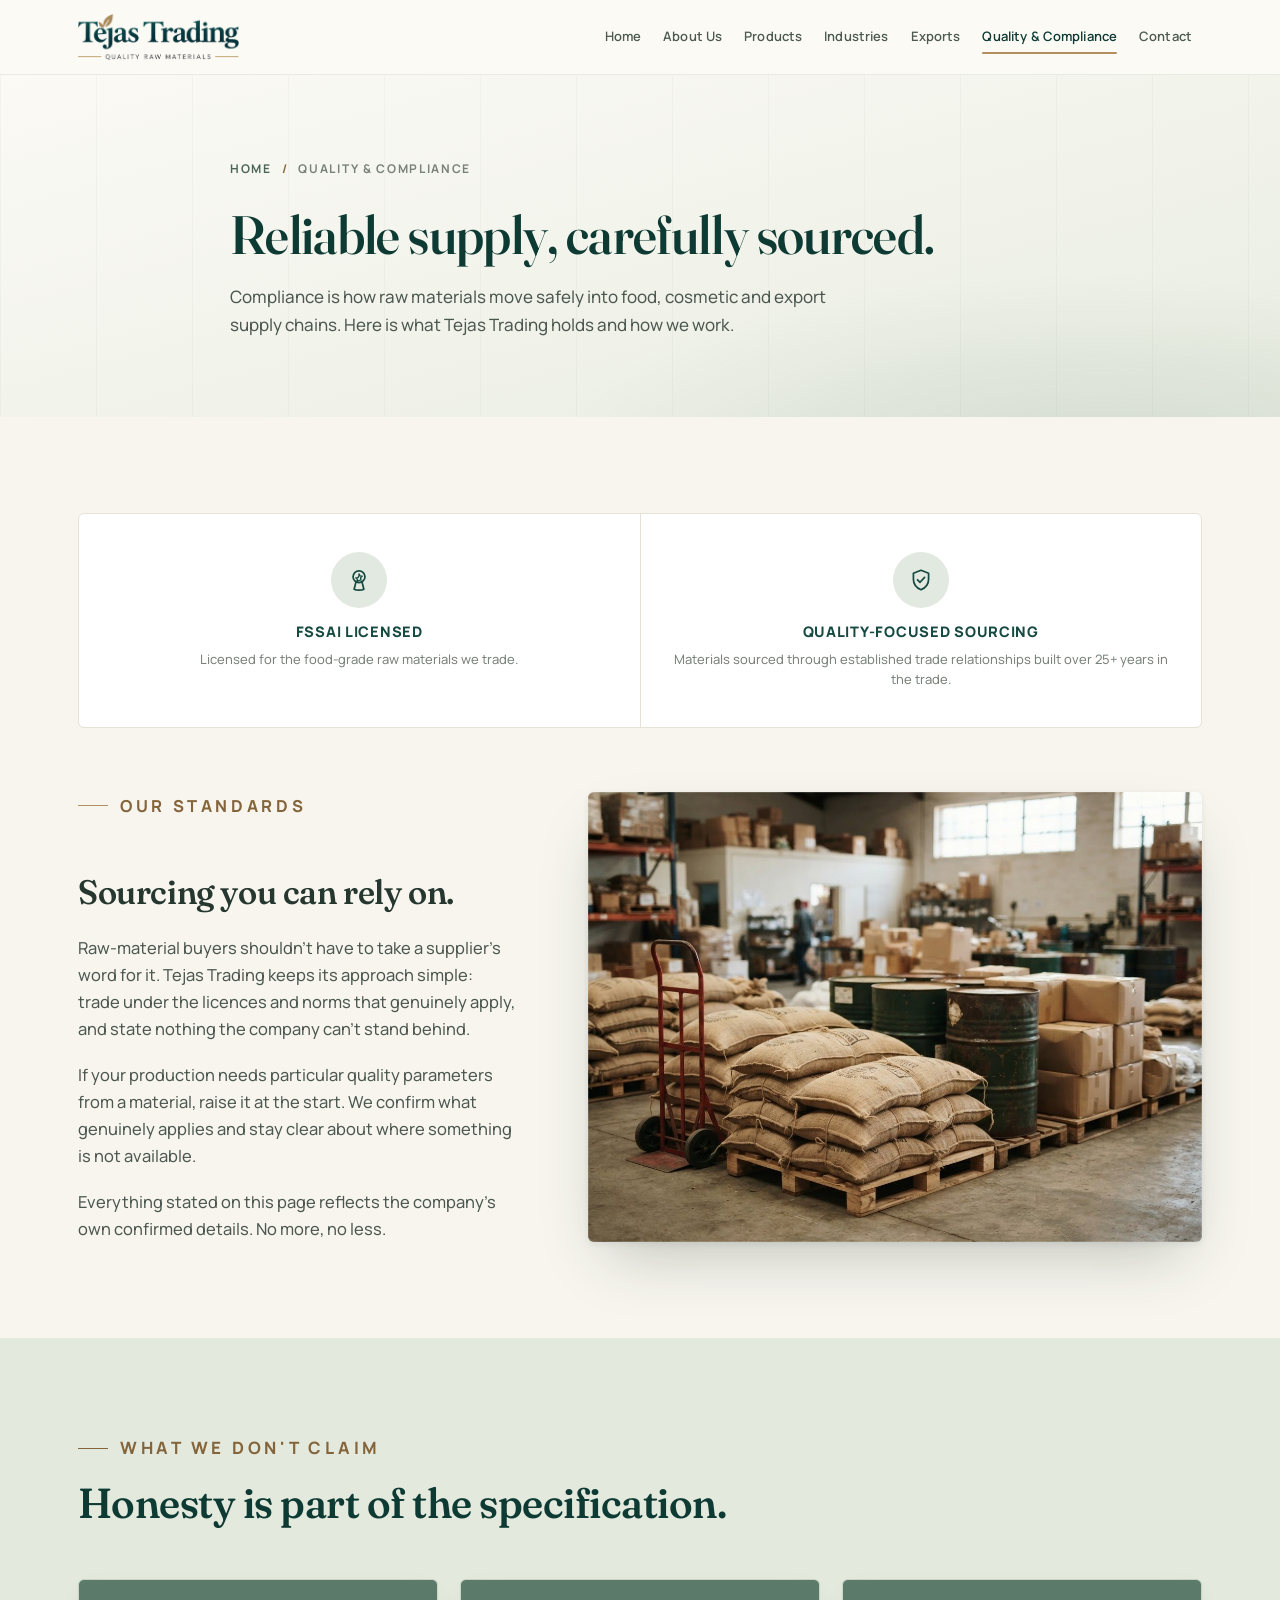
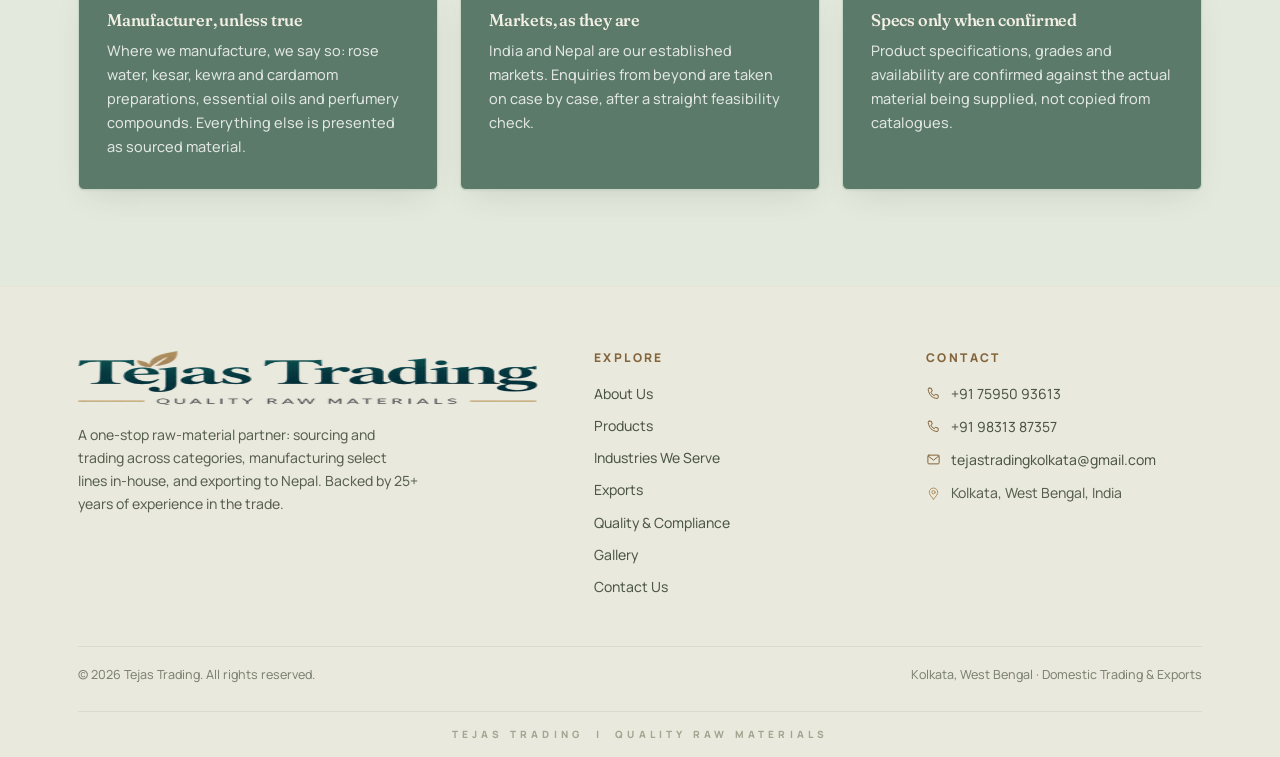
<file: quality.html>
<!DOCTYPE html>
<html lang="en">
<head>
  <meta charset="UTF-8">
  <meta name="viewport" content="width=device-width, initial-scale=1.0">
  <title>Quality &amp; Compliance | Tejas Trading</title>
  <meta name="description" content="Tejas Trading keeps compliance simple: FSSAI licensing for the food-grade materials it trades, and quality-focused sourcing across every category supplied.">
  <link rel="preconnect" href="https://fonts.googleapis.com">
  <link rel="preconnect" href="https://fonts.gstatic.com" crossorigin>
  <link href="https://fonts.googleapis.com/css2?family=Fraunces:opsz,wght@9..144,400;9..144,500;9..144,600;9..144,700&family=Manrope:wght@400;500;600;700;800&display=swap" rel="stylesheet">
  <link rel="stylesheet" href="assets/css/style.css">
  <link rel="icon" href="data:image/svg+xml,%3Csvg xmlns='http://www.w3.org/2000/svg' viewBox='0 0 32 32'%3E%3Crect width='32' height='32' rx='6' fill='%230E3A34'/%3E%3Ctext x='16' y='22' font-family='Georgia' font-size='16' fill='%23B28F5E' text-anchor='middle'%3ET%3C/text%3E%3C/svg%3E">
</head>
<body>
<a class="skip-link" href="#main">Skip to content</a>

<header class="site-header">
  <div class="wrap nav-bar">
    <a class="brand brand-logo" href="index.html" aria-label="Tejas Trading — home"><img src="assets/img/logo-sm.png" alt="Tejas Trading — Quality Raw Materials" width="296" height="90"></a>
    <button class="nav-toggle" aria-label="Menu" aria-expanded="false" aria-controls="nav-links"><span></span></button>
    <ul class="nav-links" id="nav-links">
      <li><a href="index.html">Home</a></li>
      <li><a href="about.html">About Us</a></li>
      <li><a href="products.html">Products</a></li>
      <li><a href="industries.html">Industries</a></li>
      <li><a href="exports.html">Exports</a></li>
      <li><a href="quality.html" aria-current="page">Quality &amp; Compliance</a></li>
      <li><a href="contact.html">Contact</a></li>
    </ul>
  </div>
</header>

<main id="main">

  <section class="page-hero">
    <div class="wrap page-hero-inner">
      <p class="breadcrumb"><a href="index.html">Home</a><span class="sep">/</span>Quality &amp; Compliance</p>
      <h1>Reliable supply, carefully sourced.</h1>
      <p class="lede">Compliance is how raw materials move safely into food, cosmetic and export supply chains. Here is what Tejas Trading holds and how we work.</p>
    </div>
  </section>

  <section class="section bg-ivory">
    <div class="wrap">
      <div class="qual-grid reveal" style="margin-bottom:64px">
        <div class="qual-cell"><div class="medal"><svg><use href="assets/img/sprite.svg#i-medal"/></svg></div><h3>FSSAI Licensed</h3><p>Licensed for the food-grade raw materials we trade.</p></div>
        <div class="qual-cell"><div class="medal"><svg><use href="assets/img/sprite.svg#i-shield"/></svg></div><h3>Quality-Focused Sourcing</h3><p>Materials sourced through established trade relationships built over 25+ years in the trade.</p></div>
      </div>

      <div class="split">
        <div class="prose reveal">
          <p class="eyebrow">Our Standards</p>
          <h2 class="section-title">Sourcing you can rely on.</h2>
          <p>Raw-material buyers shouldn't have to take a supplier's word for it. Tejas Trading keeps its approach simple: trade under the licences and norms that genuinely apply, and state nothing the company can't stand behind.</p>
          <p>If your production needs particular quality parameters from a material, raise it at the start. We confirm what genuinely applies and stay clear about where something is not available.</p>
          <p>Everything stated on this page reflects the company's own confirmed details. No more, no less.</p>
        </div>
        <div class="split-media reveal" style="min-height:400px">
          <img src="assets/img/warehouse.jpg" alt="Stacked sacks, drums and cartons of raw materials ready for dispatch in a warehouse" loading="lazy">
        </div>
      </div>
    </div>
  </section>

  <section class="section bg-green">
    <div class="wrap">
      <div class="section-head">
        <p class="eyebrow eyebrow--light">What We Don't Claim</p>
        <h2>Honesty is part of the specification.</h2>
      </div>
      <div class="card-grid reveal" style="grid-template-columns:repeat(3,1fr)">
        <div class="info-card" style="background:var(--green-800);border-color:var(--line-dark)">
          <h3 style="color:#F2EFE4;font-size:17px">Manufacturer, unless true</h3>
          <p style="color:rgba(255,255,255,.82)">Where we manufacture, we say so: rose water, kesar, kewra and cardamom preparations, essential oils and perfumery compounds. Everything else is presented as sourced material.</p>
        </div>
        <div class="info-card" style="background:var(--green-800);border-color:var(--line-dark)">
          <h3 style="color:#F2EFE4;font-size:17px">Markets, as they are</h3>
          <p style="color:rgba(255,255,255,.82)">India and Nepal are our established markets. Enquiries from beyond are taken on case by case, after a straight feasibility check.</p>
        </div>
        <div class="info-card" style="background:var(--green-800);border-color:var(--line-dark)">
          <h3 style="color:#F2EFE4;font-size:17px">Specs only when confirmed</h3>
          <p style="color:rgba(255,255,255,.82)">Product specifications, grades and availability are confirmed against the actual material being supplied, not copied from catalogues.</p>
        </div>
      </div>
    </div>
  </section>

</main>

<footer class="site-footer">
  <div class="wrap">
    <div class="footer-grid">
      <div class="footer-brand">
        <a class="brand brand-logo" href="index.html"><img src="assets/img/logo-sm.png" alt="Tejas Trading — Quality Raw Materials" width="296" height="90"></a>
        <p style="margin-top:18px;max-width:340px">A one-stop raw-material partner: sourcing and trading across categories, manufacturing select lines in-house, and exporting to Nepal. Backed by 25+ years of experience in the trade.</p>
      </div>
      <div>
        <h3>Explore</h3>
        <ul class="footer-links">
          <li><a href="about.html">About Us</a></li>
          <li><a href="products.html">Products</a></li>
          <li><a href="industries.html">Industries We Serve</a></li>
          <li><a href="exports.html">Exports</a></li>
          <li><a href="quality.html">Quality &amp; Compliance</a></li>
          <li><a href="gallery.html">Gallery</a></li>
          <li><a href="contact.html">Contact Us</a></li>
        </ul>
      </div>
      <div>
        <h3>Contact</h3>
        <address class="footer-contact">
          <a href="tel:+917595093613"><svg><use href="assets/img/sprite.svg#i-phone"/></svg>+91 75950 93613</a>
          <a href="tel:+919831387357"><svg><use href="assets/img/sprite.svg#i-phone"/></svg>+91 98313 87357</a>
          <a href="mailto:tejastradingkolkata@gmail.com"><svg><use href="assets/img/sprite.svg#i-mail"/></svg>tejastradingkolkata@gmail.com</a>
          <span style="display:flex;gap:10px;align-items:center"><svg style="width:15px;height:15px;color:var(--saffron);flex:none"><use href="assets/img/sprite.svg#i-pin"/></svg>Kolkata, West Bengal, India</span>
        </address>
      </div>
    </div>
    <div class="footer-base">
      <span>© <span id="year">2026</span> Tejas Trading. All rights reserved.</span>
      <span>Kolkata, West Bengal · Domestic Trading &amp; Exports</span>
    </div>
    <div class="footer-motto">Tejas Trading&nbsp;&nbsp;|&nbsp;&nbsp;Quality Raw Materials</div>
  </div>
</footer>
<script src="assets/js/main.js"></script>
</body>
</html>
</file>
<file: assets/css/style.css>
/* ============================================================
   TEJAS TRADING — design system
   Premium B2B raw-materials trading house.
   Palette: deep forest green + ivory stock-room paper + saffron ledger accent
   Type: Fraunces (display serif) / Manrope (body sans)
   ============================================================ */

/* --- tokens — light, airy premium: mist, ivory, soft sage; pine used as ink, not surface --- */
:root{
  --green-950:#0E3A34;
  --green-900:#164A41;
  --green-800:#5C7A6A;
  --green-700:#4B6659;
  --green-100:#E2E9E0;
  --mist:#E9EDE3;
  --panel:#DFE7DA;
  --ink:#25372F;
  --body:#4B574F;
  --muted:#78817A;
  --ivory:#F7F5EE;
  --paper:#FBFAF5;
  --card:#FFFFFF;
  --line:#E6E3D6;
  --line-dark:#C9D6C6;
  --saffron:#B28F5E;
  --saffron-deep:#84653B;
  --saffron-soft:#CDB287;

  --serif:"Fraunces",Georgia,"Times New Roman",serif;
  --sans:"Manrope","Segoe UI",system-ui,-apple-system,sans-serif;

  --wrap:1180px;
  --radius:6px;
  --shadow:0 1px 2px rgba(34,51,43,.06),0 12px 32px -12px rgba(34,51,43,.15);
  --shadow-lg:0 2px 6px rgba(34,51,43,.07),0 28px 60px -20px rgba(34,51,43,.28);
  --ease:cubic-bezier(.22,.61,.36,1);
}

/* --- reset / base --- */
*,*::before,*::after{box-sizing:border-box}
html{scroll-behavior:smooth;-webkit-text-size-adjust:100%}
body{
  margin:0;
  font-family:var(--sans);
  font-size:16.5px;line-height:1.65;
  color:var(--body);
  background:var(--ivory);
  font-weight:450;
  text-rendering:optimizeLegibility;
}
img{max-width:100%;display:block}
a{color:var(--green-700);text-decoration:none}
a:hover{color:var(--saffron-deep)}
:focus-visible{outline:2px solid var(--saffron);outline-offset:3px;border-radius:2px}
h1,h2,h3,h4{font-family:var(--serif);color:var(--ink);font-weight:560;line-height:1.12;letter-spacing:-.012em;margin:0 0 .55em;font-variation-settings:"opsz" 60,"SOFT" 40}
p{margin:0 0 1.1em}
p:last-child{margin-bottom:0}

.wrap{max-width:var(--wrap);margin:0 auto;padding:0 28px}
.skip-link{position:absolute;left:-999px;top:0;background:var(--green-900);color:#fff;padding:10px 18px;z-index:999}
.skip-link:focus{left:8px;top:8px}

/* eyebrow, buttons, links */
.eyebrow{
  font-family:var(--sans);font-size:11.5px;font-weight:750;
  letter-spacing:.22em;text-transform:uppercase;
  color:var(--saffron-deep);
  display:flex;align-items:center;gap:12px;margin:0 0 18px;
}
.eyebrow::before{content:"";width:30px;height:1px;background:var(--saffron);flex:none}
.eyebrow--light{color:var(--saffron-deep)}
.eyebrow--light::before{background:var(--saffron-deep)}

.btn{
  display:inline-flex;align-items:center;gap:10px;
  font-family:var(--sans);font-weight:700;font-size:14px;letter-spacing:.04em;
  padding:14px 26px;border-radius:var(--radius);border:1px solid transparent;
  cursor:pointer;transition:all .25s var(--ease);text-align:center;white-space:nowrap;
}
.btn svg{width:15px;height:15px;transition:transform .25s var(--ease)}
.btn:hover svg{transform:translateX(4px)}
.btn-primary{background:var(--green-950);color:#fff!important;border-color:var(--green-950)}
.btn-primary:hover{background:var(--green-800);border-color:var(--green-800);color:#fff!important}
.btn-outline{background:transparent;color:var(--green-950)!important;border-color:var(--green-800)}
.btn-outline:hover{background:var(--green-100);color:var(--green-950)!important}
.btn-gold{background:var(--saffron);color:#fff!important;border-color:var(--saffron)}
.btn-gold:hover{background:var(--saffron-deep);color:#fff!important;border-color:var(--saffron-deep)}
.btn-ghost-light{background:transparent;color:var(--green-950)!important;border-color:var(--green-800)}
.btn-ghost-light:hover{border-color:var(--green-950);background:rgba(92,122,106,.1)}
.btn-sm{padding:10px 18px;font-size:13px}

.link-arrow{font-weight:700;font-size:14px;letter-spacing:.03em;color:var(--green-900);text-underline-offset:4px}
.link-arrow svg{width:15px;height:15px;vertical-align:-2px;margin-left:6px;transition:transform .25s var(--ease)}
.link-arrow:hover svg{transform:translateX(4px)}

/* section scaffolding */
.section{padding:96px 0}
.section--tight{padding:72px 0}
.bg-paper{background:var(--paper)}
.bg-ivory{background:var(--ivory)}
.bg-green{background:#E4E9DD;color:var(--body)}
.bg-green h2,.bg-green h3{color:var(--green-950)}
.section-head{max-width:720px;margin-bottom:52px}
.section-head h2{font-size:clamp(28px,3.6vw,42px)}
.section-head p{font-size:17px}
.section-head--center{margin-left:auto;margin-right:auto;text-align:center}
.section-head--center .eyebrow{justify-content:center}
.section-head--split{display:flex;justify-content:space-between;align-items:flex-end;gap:32px;max-width:none;flex-wrap:wrap}

/* --- header (light) --- */
.site-header{
  position:sticky;top:0;z-index:100;
  background:rgba(251,250,245,.92);backdrop-filter:blur(10px);
  border-bottom:1px solid rgba(36,54,46,.08);
  transition:box-shadow .3s var(--ease),background .3s;
}
.site-header.scrolled{box-shadow:0 10px 30px -14px rgba(36,54,46,.22)}
.nav-bar{display:flex;align-items:center;gap:20px;min-height:74px}
.brand{display:flex;flex-direction:column;gap:2px;color:var(--ink);margin-right:auto;line-height:1.05}
.brand:hover{color:var(--ink)}
.brand-logo img{display:block;height:46px;width:auto;transition:transform .3s var(--ease)}
.brand-logo:hover img{transform:scale(1.02)}
.nav-links{display:flex;align-items:center;gap:2px;list-style:none;margin:0;padding:0}
.nav-links a{
  display:block;color:#4C5A50;font-size:13px;font-weight:600;letter-spacing:.01em;
  padding:9px 10px;border-radius:4px;position:relative;white-space:nowrap;
}
.nav-links a:hover{color:var(--green-950);background:rgba(92,122,106,.1)}
.nav-links a[aria-current="page"]{color:var(--green-950)}
.nav-links a[aria-current="page"]::after{
  content:"";position:absolute;left:10px;right:10px;bottom:3px;height:2px;background:var(--saffron);border-radius:2px;
}
@media (max-width:1180px){
  .nav-links a{font-size:12.3px;padding:9px 7px}
  .brand-name{font-size:19px}
  .nav-bar{gap:12px}
}
.nav-toggle{display:none;background:none;border:1px solid rgba(36,54,46,.25);border-radius:4px;color:var(--ink);width:42px;height:38px;cursor:pointer;position:relative}
.nav-toggle span,.nav-toggle span::before,.nav-toggle span::after{content:"";position:absolute;left:50%;transform:translateX(-50%);width:18px;height:2px;background:var(--green-950);transition:.25s}
.nav-toggle span{top:50%;margin-top:-1px}
.nav-toggle span::before{top:-6px;left:0}
.nav-toggle span::after{top:6px;left:0}
body.nav-open .nav-toggle span{background:transparent}
body.nav-open .nav-toggle span::before{transform:rotate(45deg);top:0}
body.nav-open .nav-toggle span::after{transform:rotate(-45deg);top:0}

/* --- hero (home) — light --- */
.hero{background:linear-gradient(165deg,#FBFAF5 0%,#EEF1E7 100%);color:var(--body);overflow:hidden;position:relative}
.hero::after{content:"";position:absolute;left:0;right:0;bottom:0;height:1px;background:var(--line)}
.hero-grid{display:grid;grid-template-columns:minmax(0,7fr) minmax(0,5fr);min-height:620px}
.hero-copy{padding:88px 48px 96px 0;display:flex;flex-direction:column;justify-content:center;max-width:640px}
.hero-copy h1{
  color:var(--green-950);font-size:clamp(38px,5vw,62px);line-height:1.04;margin-bottom:26px;
  font-variation-settings:"opsz" 120,"SOFT" 20;
}
.hero-copy h1 .line2{display:block;color:var(--saffron-deep)}
.hero-copy .lede{font-size:17.5px;color:var(--body);max-width:540px}
.hero-market{
  display:flex;align-items:center;gap:12px;margin:26px 0 34px;
  font-size:13px;font-weight:700;letter-spacing:.14em;text-transform:uppercase;color:var(--green-800);
}
.hero-market::before,.hero-market::after{content:"";height:1px;flex:1;max-width:56px;background:var(--line-dark)}
.hero-actions{display:flex;gap:14px;flex-wrap:wrap}
.hero-media{position:relative;min-height:420px}
.hero-media img{position:absolute;inset:0;width:100%;height:100%;object-fit:cover}
.hero-media::before{content:"";position:absolute;inset:0;z-index:1;
  background:linear-gradient(100deg,#EEF1E7 0%,rgba(238,241,231,.12) 30%,rgba(238,241,231,0) 55%)}
.hero-media::after{content:"";position:absolute;inset:0;z-index:1;
  background:linear-gradient(0deg,rgba(36,54,46,.28),rgba(36,54,46,0) 38%)}
.hero-badge{
  position:absolute;z-index:2;right:28px;bottom:26px;
  background:rgba(251,250,245,.92);border:1px solid rgba(255,255,255,.6);
  padding:13px 18px;border-radius:var(--radius);backdrop-filter:blur(6px);
  font-size:12px;letter-spacing:.14em;text-transform:uppercase;font-weight:700;color:var(--green-900);
  box-shadow:var(--shadow);
}
.hero-badge b{color:var(--saffron-deep);font-family:var(--serif);font-size:15px;letter-spacing:.04em}

/* ledger ticker — signature band under hero (light sand) */
.ticker{background:var(--saffron-soft);border-top:1px solid rgba(36,54,46,.1);border-bottom:1px solid rgba(36,54,46,.1);overflow:hidden}
.ticker-track{display:flex;gap:0;width:max-content;animation:ticker 48s linear infinite}
.ticker:hover .ticker-track{animation-play-state:paused}
.ticker-set{display:flex;align-items:center;gap:0;flex:none}
.ticker-item{
  font-family:var(--serif);font-size:14.5px;letter-spacing:.06em;color:var(--green-950);
  padding:15px 0;display:flex;align-items:center;gap:0;white-space:nowrap;
}
.ticker-item::after{content:"◆";font-size:7px;color:rgba(255,255,255,.7);margin:0 26px}
@keyframes ticker{to{transform:translateX(-50%)}}
.ticker-label{
  flex:none;background:var(--green-950);color:#F2EEDF;font-weight:800;font-size:11px;
  letter-spacing:.18em;text-transform:uppercase;padding:15px 30px 15px 28px;z-index:2;position:relative;
}

/* --- two-column story blocks --- */
.split{display:grid;grid-template-columns:5fr 7fr;gap:72px;align-items:center}
.split--flip .split-media{order:2}
.split-media{position:relative;border-radius:var(--radius);overflow:hidden;box-shadow:var(--shadow-lg);align-self:stretch;min-height:420px}
.split-media img{width:100%;height:100%;object-fit:cover;position:absolute;inset:0}
.split-media::after{content:"";position:absolute;inset:0;border:1px solid rgba(255,255,255,.14);border-radius:var(--radius);pointer-events:none}
.split-media--tall{min-height:520px}
h2.section-title{font-size:clamp(27px,3.3vw,40px);margin-bottom:22px}

.feature-list{list-style:none;margin:30px 0 0;padding:0;display:grid;grid-template-columns:1fr 1fr;gap:18px 30px}
.feature-list li{display:flex;gap:12px;align-items:flex-start;font-weight:650;color:var(--ink);font-size:15px;line-height:1.4}
.feature-list svg{flex:none;width:21px;height:21px;color:var(--green-700);margin-top:1px}
.feature-list small{display:block;font-weight:500;color:var(--muted);font-size:13.5px;line-height:1.45;margin-top:3px}

/* --- category cards --- */
.cat-grid{display:grid;grid-template-columns:repeat(3,1fr);gap:20px}
.cat-card{
  position:relative;border-radius:var(--radius);overflow:hidden;aspect-ratio:4/5;
  display:flex;align-items:flex-end;color:#fff!important;
  box-shadow:var(--shadow);isolation:isolate;
}
.cat-card img{position:absolute;inset:0;width:100%;height:100%;object-fit:cover;z-index:-2;transition:transform .7s var(--ease)}
.cat-card::after{content:"";position:absolute;inset:0;z-index:-1;
  background:linear-gradient(0deg,rgba(32,50,42,.95) 0%,rgba(32,50,42,.62) 30%,rgba(32,50,42,.22) 55%,rgba(32,50,42,.04) 75%);
  transition:background .4s}
.cat-card:hover img{transform:scale(1.045)}
.cat-card:hover::after{background:linear-gradient(0deg,rgba(32,50,42,.97) 0%,rgba(32,50,42,.72) 40%,rgba(32,50,42,.3) 68%,rgba(32,50,42,.1) 85%)}
.cat-body{padding:22px}
.cat-body h3{text-shadow:0 1px 12px rgba(32,50,42,.8)}
.cat-num{
  position:absolute;top:16px;left:18px;font-size:10.5px;font-weight:800;letter-spacing:.18em;
  color:var(--saffron-soft);background:rgba(34,51,43,.55);border:1px solid rgba(255,255,255,.18);
  padding:4px 9px;border-radius:99px;backdrop-filter:blur(4px);
}
.cat-made{
  position:absolute;top:16px;right:18px;font-size:9px;font-weight:800;letter-spacing:.14em;
  color:#22331F;background:var(--saffron-soft);padding:5px 10px;border-radius:99px;
  box-shadow:0 2px 8px rgba(0,0,0,.25);text-transform:uppercase;
}
.made-note{display:inline-flex;align-items:center;gap:8px;font-size:12px;font-weight:800;letter-spacing:.12em;text-transform:uppercase;color:#84653B;background:#F0E4CB;border:1px solid #DFCBA4;border-radius:99px;padding:5px 14px;margin-bottom:14px}
.made-note svg{width:14px;height:14px}
.cat-body h3{color:#fff;font-size:19.5px;margin:0 0 6px;line-height:1.2}
.cat-body p{font-size:13px;color:rgba(255,255,255,.75);margin:0;max-height:0;overflow:hidden;opacity:0;transition:all .45s var(--ease)}
.cat-card:hover p,.cat-card:focus-visible p{max-height:66px;opacity:1;margin-bottom:8px}
.cat-go{display:inline-flex;align-items:center;gap:7px;font-size:11.5px;font-weight:800;letter-spacing:.16em;text-transform:uppercase;color:var(--saffron-soft)}
.cat-go svg{width:13px;height:13px;transition:transform .3s var(--ease)}
.cat-card:hover .cat-go svg{transform:translateX(5px)}

/* specific-need banner (soft sage) */
.need-banner{
  margin-top:44px;background:#DCE5D4;color:var(--green-950);border-radius:var(--radius);
  padding:34px 44px;display:flex;align-items:center;gap:36px;flex-wrap:wrap;
  position:relative;overflow:hidden;
}
.need-banner::before{content:"";position:absolute;inset:0;opacity:.6;pointer-events:none;
  background:radial-gradient(600px 200px at 88% 0%,rgba(169,136,90,.16),transparent 70%)}
.need-banner p{flex:1;min-width:260px;font-size:16.5px;margin:0;color:#43513F}
.need-banner strong{color:var(--green-950);font-family:var(--serif);font-weight:600}

/* industries grid (light band) */
.ind-grid{display:grid;grid-template-columns:repeat(5,1fr);gap:1px;background:var(--line-dark);border:1px solid var(--line-dark);border-radius:var(--radius);overflow:hidden}
.ind-cell{background:#EEF1E8;padding:34px 20px 30px;text-align:center;transition:background .35s var(--ease)}
.ind-cell:hover{background:#E1E8D9}
.ind-cell svg{width:32px;height:32px;color:var(--saffron-deep);margin-bottom:14px}
.ind-cell h3{color:var(--green-950);font-size:15px;font-family:var(--sans);font-weight:700;letter-spacing:.03em;margin:0 0 6px;line-height:1.3}
.ind-cell p{font-size:12.5px;color:var(--muted);margin:0;line-height:1.5}

/* experience + why */
.exp-band{display:grid;grid-template-columns:4fr 8fr;gap:72px;align-items:stretch}
.exp-fig{position:relative;border-radius:var(--radius);overflow:hidden;min-height:480px;box-shadow:var(--shadow-lg)}
.exp-fig img{position:absolute;inset:0;width:100%;height:100%;object-fit:cover}
.exp-years{
  position:absolute;left:0;bottom:0;right:0;padding:22px 24px;color:#fff;
  background:linear-gradient(0deg,rgba(34,51,43,.92),rgba(34,51,43,0));
  font-family:var(--serif);font-size:15px;letter-spacing:.05em;
}
.exp-years b{display:block;font-size:56px;line-height:1;color:var(--saffron-soft);font-variation-settings:"opsz" 144}
.exp-cols{display:grid;grid-template-columns:1fr 1fr;gap:56px}
.why-list{list-style:none;margin:0;padding:0}
.why-list li{
  display:flex;gap:16px;padding:19px 2px;border-bottom:1px solid var(--line);
  font-family:var(--serif);font-size:17.5px;font-weight:560;color:var(--ink);
}
.why-list li:first-child{border-top:1px solid var(--line)}
.why-list svg{flex:none;width:22px;height:22px;color:var(--green-700);margin-top:3px}
.why-list small{display:block;font-family:var(--sans);font-size:13.5px;font-weight:500;color:var(--muted);margin-top:4px;line-height:1.5}

/* exports / route map */
.map-card{
  background:var(--card);border:1px solid var(--line);border-radius:var(--radius);
  padding:30px;box-shadow:var(--shadow);position:relative;overflow:hidden;
}
.map-card svg.route-map{width:100%;height:auto;display:block}
.map-legend{display:flex;gap:26px;flex-wrap:wrap;margin-top:18px;padding-top:18px;border-top:1px dashed var(--line)}
.map-legend span{display:flex;align-items:center;gap:9px;font-size:13px;font-weight:700;color:var(--green-900)}
.dot{width:9px;height:9px;border-radius:50%;background:var(--saffron);flex:none}
.dot--green{background:var(--green-700)}
.supply-links{display:flex;gap:0;margin:30px 0 0;padding:0;list-style:none;border-top:1px solid var(--line)}
.supply-links li{flex:1;padding:20px 8px 0}
.supply-links h3{font-size:16px;margin:0 0 4px;font-family:var(--sans);font-weight:800;letter-spacing:.05em;text-transform:uppercase;color:var(--green-900)}
.supply-links p{font-size:13.5px;color:var(--body);margin:0}

/* quality badges */
.qual-grid{display:grid;grid-template-columns:repeat(2,1fr);gap:1px;background:var(--line);border:1px solid var(--line);border-radius:var(--radius);overflow:hidden}
.qual-cell{background:var(--card);text-align:center;padding:38px 22px;transition:box-shadow .3s}
.qual-cell:hover{box-shadow:inset 0 0 0 1px var(--saffron)}
.qual-cell .medal{width:56px;height:56px;margin:0 auto 16px;border-radius:50%;background:var(--green-100);display:flex;align-items:center;justify-content:center;color:var(--green-900)}
.qual-cell .medal svg{width:26px;height:26px}
.qual-cell h3{font-family:var(--sans);font-size:14.5px;font-weight:800;letter-spacing:.05em;text-transform:uppercase;color:var(--green-900);margin:0 0 8px}
.qual-cell p{font-size:13px;color:var(--muted);margin:0;line-height:1.55}

/* CTA / get-in-touch band (soft mist) */
.cta-band{background:#E6EBE0;color:var(--green-950);position:relative;overflow:hidden}
.cta-band::before{content:"";position:absolute;inset:0;background:radial-gradient(900px 400px at 80% -10%,rgba(169,136,90,.18),transparent 65%)}
.cta-inner{position:relative;display:grid;grid-template-columns:7fr 5fr;gap:64px;padding:96px 0;align-items:center}
.cta-inner h2{color:var(--green-950);font-size:clamp(30px,4vw,46px)}
.cta-inner .lede{color:var(--body);font-size:16.5px;max-width:520px}
.cta-list{list-style:none;margin:0;padding:0;display:grid;gap:14px}
.cta-list li{display:flex;gap:14px;align-items:center;background:var(--card);border:1px solid var(--line);border-radius:var(--radius);padding:15px 18px;font-size:15px;color:var(--body);box-shadow:var(--shadow)}
.cta-list li:hover{border-color:var(--saffron)}
.cta-list a{color:var(--green-950);font-weight:650}
.cta-list a:hover{color:var(--saffron-deep)}
.cta-list svg{width:19px;height:19px;color:var(--saffron-deep);flex:none}

/* footer (light) */
.site-footer{background:#EAE9DD;color:#58614F;border-top:1px solid var(--line);font-size:14px}
.footer-grid{display:grid;grid-template-columns:5fr 3fr 3fr;gap:56px;padding:64px 0 48px}
.footer-grid h3{font-family:var(--sans);font-size:12px;font-weight:800;letter-spacing:.2em;text-transform:uppercase;color:var(--saffron-deep);margin:0 0 18px}
.footer-links{list-style:none;margin:0;padding:0;display:grid;gap:9px}
.footer-links a{color:#4B5548}
.footer-links a:hover{color:var(--green-950)}
.site-footer .brand{color:var(--green-950)}
.site-footer .brand:hover{color:var(--green-950)}
.site-footer .brand-sub{color:#8A9079}
.footer-brand .brand-logo img{height:54px}
.footer-contact{font-style:normal;display:grid;gap:10px}
.footer-contact a{display:flex;gap:10px;align-items:center;color:#4B5548}
.footer-contact svg{width:15px;height:15px;color:var(--saffron-deep);flex:none}
.footer-motto{text-align:center;padding:14px 28px;border-top:1px solid #DCDACB;font-size:10px;font-weight:800;letter-spacing:.42em;text-transform:uppercase;color:#A2A791}
.footer-base{display:flex;justify-content:space-between;gap:16px;flex-wrap:wrap;padding:18px 0 26px;border-top:1px solid #DCDACB;font-size:12.5px;color:#7C8371}

@media (max-width:880px){
  .card-grid{grid-template-columns:1fr!important}
}
@media (max-width:1080px){
  .split,.exp-band,.cta-inner,.contact-grid{grid-template-columns:1fr!important;gap:44px}
}

.reveal{opacity:0;transform:translateY(26px);transition:opacity .8s var(--ease),transform .8s var(--ease)}
.reveal.in{opacity:1;transform:none}
@media (prefers-reduced-motion:reduce){
  html{scroll-behavior:auto}
  .reveal{opacity:1;transform:none;transition:none}
  .ticker-track{animation:none}
  .cat-card img,.cat-body p{transition:none}
}
/* ============================================================
   PART 2 — inner pages, forms, gallery, responsive
   ============================================================ */

/* page hero (inner pages — light) */
.page-hero{background:linear-gradient(165deg,#FBFAF5 0%,#E9EDE2 100%);color:var(--body);position:relative;overflow:hidden}
.page-hero::before{content:"";position:absolute;inset:0;background:
  radial-gradient(800px 300px at 85% 120%,rgba(92,122,106,.18),transparent 70%),
  repeating-linear-gradient(90deg,rgba(36,54,46,.03) 0 1px,transparent 1px 96px)}
.page-hero-inner{position:relative;padding:84px 0 78px;max-width:820px}
.page-hero h1{color:var(--green-950);font-size:clamp(34px,4.6vw,54px);margin-bottom:18px;font-variation-settings:"opsz" 100}
.page-hero .lede{font-size:17px;color:var(--body);max-width:640px}
.breadcrumb{font-size:12px;letter-spacing:.14em;text-transform:uppercase;font-weight:700;color:var(--muted);margin-bottom:26px}
.breadcrumb a{color:var(--green-700)}
.breadcrumb a:hover{color:var(--saffron-deep)}
.breadcrumb .sep{margin:0 10px;color:var(--saffron-deep)}

/* generic content blocks */
.prose{max-width:760px}
.prose h2{font-size:clamp(24px,3vw,34px);margin-top:1.6em}
.prose h2:first-child{margin-top:0}
.prose p{font-size:16.5px}
.lead{font-size:19px!important;color:var(--ink);font-weight:500;line-height:1.6}

.card-grid{display:grid;grid-template-columns:repeat(3,1fr);gap:22px}
.card-grid--2{grid-template-columns:repeat(2,1fr)}
.info-card{background:var(--card);border:1px solid var(--line);border-radius:var(--radius);padding:30px 28px;box-shadow:var(--shadow)}
.info-card h3{font-size:20px;margin-bottom:10px}
.info-card p{font-size:14.5px;color:var(--muted);margin:0}
.info-card .medal{width:46px;height:46px;border-radius:50%;background:var(--green-100);color:var(--green-900);display:flex;align-items:center;justify-content:center;margin-bottom:18px}
.info-card .medal svg{width:22px;height:22px}

/* product search + groups */
.tool-bar{display:flex;gap:16px;align-items:center;flex-wrap:wrap;margin-bottom:40px}
.search-field{position:relative;flex:1;min-width:260px}
.search-field svg{position:absolute;left:16px;top:50%;transform:translateY(-50%);width:17px;height:17px;color:var(--muted)}
.search-field input{
  width:100%;font:inherit;font-size:15px;color:var(--ink);
  padding:14px 16px 14px 46px;border:1px solid var(--line);border-radius:var(--radius);
  background:var(--card);transition:border-color .2s;
}
.search-field input:focus{border-color:var(--green-700);outline:none;box-shadow:0 0 0 3px rgba(54,80,68,.12)}
.tool-note{font-size:13px;color:var(--muted)}

.prod-group{margin-bottom:64px}
.prod-group>.eyebrow{margin-bottom:8px}
.prod-group h2{font-size:26px;margin-bottom:6px}
.prod-group .group-note{color:var(--muted);font-size:14.5px;max-width:640px;margin-bottom:26px}
.prod-items{display:grid;grid-template-columns:repeat(3,1fr);gap:14px}
.prod-item{
  background:var(--card);border:1px solid var(--line);border-radius:var(--radius);
  padding:17px 20px;font-size:14.5px;font-weight:650;color:var(--ink);
  display:flex;justify-content:space-between;gap:12px;align-items:center;transition:border-color .25s,box-shadow .25s;
}
.prod-item:hover{border-color:var(--saffron);box-shadow:var(--shadow)}
.prod-item svg{width:14px;height:14px;color:var(--saffron-deep);flex:none;opacity:0;transform:translateX(-6px);transition:.3s var(--ease)}
.prod-item:hover svg{opacity:1;transform:none}
.prod-empty{padding:40px;text-align:center;color:var(--muted);border:1px dashed var(--line);border-radius:var(--radius);background:var(--paper)}

/* wide category strip card (products page hero row) */
.cat-strip{display:grid;grid-template-columns:repeat(3,1fr);gap:20px}
.cat-strip .cat-card{aspect-ratio:5/4}

/* industries detail rows */
.ind-row{
  display:grid;grid-template-columns:40px 280px 1fr;gap:28px;align-items:baseline;
  padding:30px 0;border-bottom:1px solid var(--line);
}
.ind-row:first-of-type{border-top:1px solid var(--line)}
.ind-row .idx{font-family:var(--serif);font-size:15px;color:var(--saffron-deep);font-weight:600}
.ind-row h3{font-size:22px;margin:0}
.ind-row p{margin:0;font-size:15px}
.ind-row .chips{margin-top:10px}
.chip{
  display:inline-block;font-size:11.5px;font-weight:750;letter-spacing:.06em;text-transform:uppercase;
  color:var(--green-900);background:var(--green-100);border-radius:99px;padding:4px 12px;margin:3px 6px 0 0;
}

/* numbered process */
.steps{display:grid;grid-template-columns:repeat(4,1fr);gap:22px;counter-reset:step}
.step{background:var(--card);border:1px solid var(--line);border-radius:var(--radius);padding:28px 24px;position:relative}
.step::before{
  counter-increment:step;content:"0" counter(step);
  font-family:var(--serif);font-size:34px;color:var(--saffron);display:block;margin-bottom:12px;line-height:1;
  font-variation-settings:"opsz" 144;
}
.step h3{font-family:var(--sans);font-size:15.5px;font-weight:800;margin-bottom:8px;color:var(--green-900)}
.step p{font-size:13.5px;color:var(--muted);margin:0}

/* fact table */
.fact-table{width:100%;border-collapse:collapse;background:var(--card);border:1px solid var(--line);border-radius:var(--radius);overflow:hidden}
.fact-table caption{text-align:left;font-weight:800;font-size:13px;letter-spacing:.16em;text-transform:uppercase;color:var(--saffron-deep);margin-bottom:14px}
.fact-table th,.fact-table td{text-align:left;padding:15px 22px;border-bottom:1px solid var(--line);font-size:14.5px;vertical-align:top}
.fact-table th{width:230px;font-weight:800;color:var(--green-900);white-space:nowrap}
.fact-table tr:last-child th,.fact-table tr:last-child td{border-bottom:none}
.fact-table td{color:var(--body);font-weight:500}

/* contact */
.contact-grid{display:grid;grid-template-columns:5fr 7fr;gap:64px;align-items:start}
.contact-rows{list-style:none;margin:0 0 34px;padding:0;display:grid;gap:0}
.contact-rows li{display:flex;gap:16px;padding:18px 0;border-bottom:1px solid var(--line)}
.contact-rows li:first-child{border-top:1px solid var(--line)}
.contact-rows svg{width:20px;height:20px;color:var(--green-700);flex:none;margin-top:3px}
.contact-rows h3{font-family:var(--sans);font-size:12px;font-weight:800;letter-spacing:.16em;text-transform:uppercase;color:var(--muted);margin:0 0 4px}
.contact-rows p{margin:0;font-size:16px;font-weight:650;color:var(--ink)}
.contact-rows a{color:var(--ink)}
.contact-rows a:hover{color:var(--saffron-deep)}

/* gallery */
.gal-grid{display:grid;grid-template-columns:repeat(3,1fr);gap:18px}
.gal-fig{margin:0;border-radius:var(--radius);overflow:hidden;border:1px solid var(--line);background:var(--card)}
.gal-fig img{aspect-ratio:4/3;object-fit:cover;width:100%;transition:transform .6s var(--ease)}
.gal-fig:hover img{transform:scale(1.03)}
.gal-fig figcaption{padding:13px 17px 15px;font-size:13px;font-weight:700;color:var(--green-900)}
.gal-fig figcaption small{display:block;font-weight:500;color:var(--muted);font-size:12px;margin-top:2px}
.gal-fig--tall img{aspect-ratio:3/4}

/* mini CTA strip (inner pages) */
.strip-cta{background:#DCE5D4;color:var(--green-950);border:1px solid var(--line-dark);border-radius:var(--radius);padding:38px 44px;display:flex;align-items:center;justify-content:space-between;gap:28px;flex-wrap:wrap}
.strip-cta h2{color:var(--green-950);font-size:24px;margin:0}
.strip-cta p{margin:4px 0 0;color:#43513F;font-size:14.5px}

/* callout note */
.callout{background:var(--saffron-soft);border-left:3px solid var(--saffron);border-radius:0 var(--radius) var(--radius) 0;padding:20px 24px;font-size:14.5px;color:#5C4310}
.callout strong{color:#3D2C07}

/* contact line replacing CTA buttons on banners */
.need-contact{flex:none;font-size:15px;font-weight:650;color:#43513F}
.need-contact a{color:var(--green-950);border-bottom:1px solid var(--saffron-deep);padding-bottom:2px}
.need-contact a:hover{color:var(--saffron-deep);border-color:var(--saffron-deep)}

/* --- responsive --- */
@media (max-width:1080px){
  .cat-grid,.card-grid,.prod-items,.gal-grid,.steps,.qual-grid{grid-template-columns:repeat(2,1fr)}
  .ind-grid{grid-template-columns:repeat(3,1fr)}
  .hero-grid{grid-template-columns:1fr}
  .hero-copy{padding:72px 0 30px;max-width:none}
  .hero-media{min-height:380px;margin:0 -28px}
  .split,.exp-band,.cta-inner,.contact-grid{grid-template-columns:1fr;gap:44px}
  .split--flip .split-media{order:0}
  .split-media{min-height:340px}
  .exp-fig{min-height:400px}
  .footer-grid{grid-template-columns:1fr 1fr}
}
@media (max-width:760px){
  body{font-size:16px}
  .section{padding:68px 0}
  .wrap{padding:0 20px}
  .nav-toggle{display:block}
  .nav-links{
    display:none;position:absolute;top:74px;left:0;right:15px;
    background-color:var(--paper);border:1px solid var(--line);
    border-radius:0 0 var(--radius) var(--radius);
    box-shadow:0 30px 60px -18px rgba(36,54,46,.25);
    flex-direction:column;margin:0;padding:10px;
  }
  body.nav-open .nav-links{display:flex}
  .nav-links a{font-size:15px;padding:12px 14px}
  .nav-links a[aria-current="page"]::after{display:none}
  .hero-media{position:relative}
  .hero-media img{position:relative}
  .cat-grid,.cat-strip,.prod-items,.card-grid,.steps,.qual-grid,.gal-grid,.ind-grid,.feature-list,.exp-cols{grid-template-columns:1fr}
  .card-grid--2{grid-template-columns:1fr}
  .ind-row{grid-template-columns:1fr;gap:8px}
  .need-banner,.strip-cta{padding:28px 24px}
  .footer-grid{grid-template-columns:1fr;gap:36px}
  .fact-table th{display:block;width:auto;border-bottom:none;padding-bottom:0}
  .fact-table td{display:block;padding-top:4px}
  .gal-grid{grid-template-columns:1fr 1fr}
}
@media (max-width:480px){
  .gal-grid,.cat-grid{grid-template-columns:1fr}
  .hero-copy h1{font-size:36px}
}
</file>
